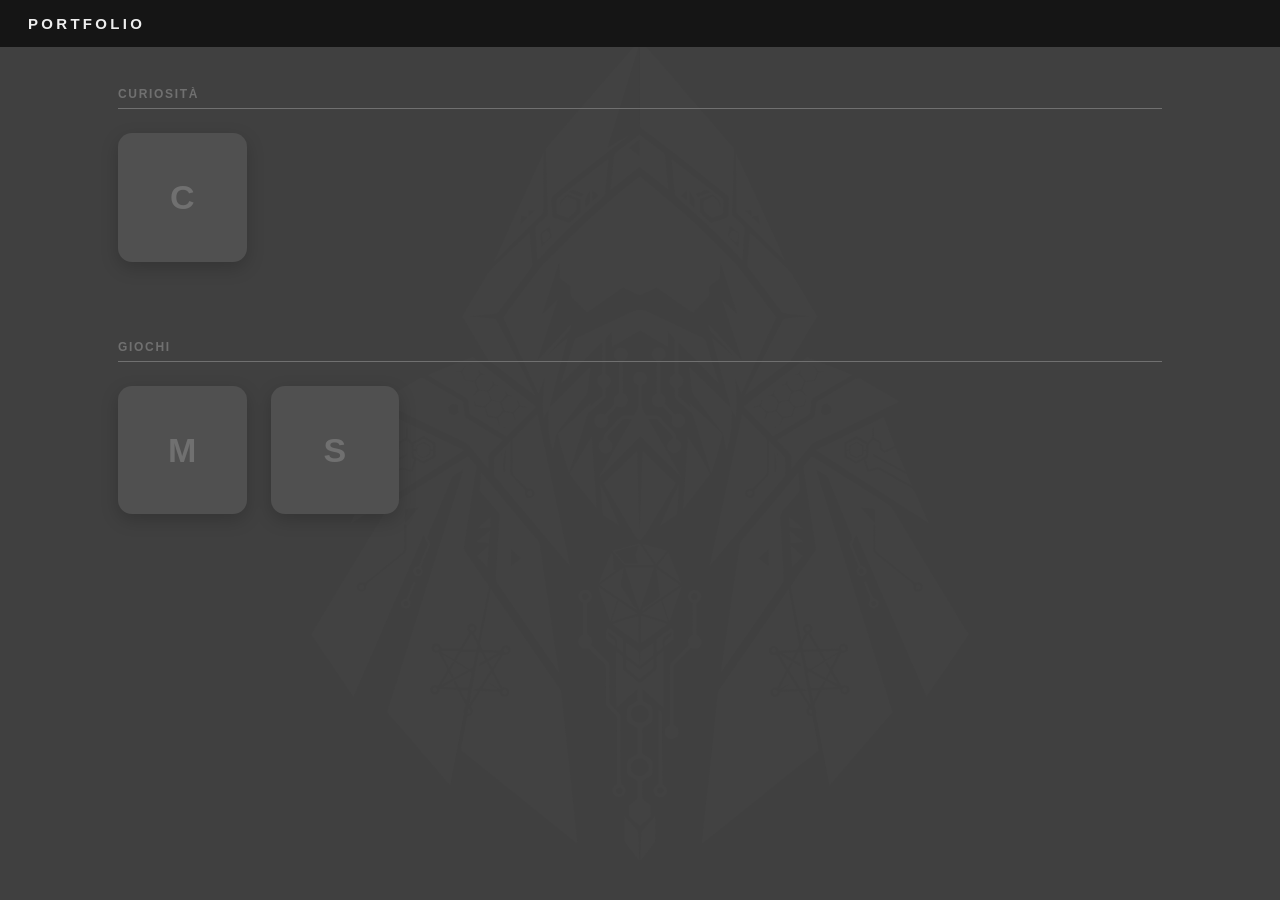
<file: index.html>
<!DOCTYPE html>
<html lang="it">
	<head>
		<meta charset="UTF-8">
		<meta name="viewport" content="width=device-width, initial-scale=1">
		<meta name="color-scheme" content="light dark">
		<meta name="theme-color" content="#000000">
		<title>Portfolio</title>
		<script>
			try {
				if (!location.hash.includes("intro") && sessionStorage.getItem("introDone")) document.documentElement.classList.add("no-intro");
			} catch (e) {}
		</script>
		<style>
			:root {
				--bg: #404040;
				--svg-color: #424242;
				--bar: #151515;
				--bar-text: #eeeeee;
				--text: #bbbbbb;
				--tile: #505050;
				--accent: #5000bbaa;
				--label: #707070;
				--icon-min: 120px;
				--intro-bg: #eeeeee;
				--t-svg: 0s;
				--t-fade: 1s;
				--t-bar: 1.7s;
				--t-icons: 2s;
				--t-rules: 2.5s;
				--t-titles: 2.9s;
			}
			@media (prefers-color-scheme: dark) {
				:root {
					--intro-bg: #202020;
				}
			}
			* {
				box-sizing: border-box;
			}
			html {
				background: var(--intro-bg);
			}
			body {
				margin: 0;
				min-height: 100vh;
				color: var(--text);
				font-family: -apple-system, BlinkMacSystemFont, "Segoe UI", sans-serif;
				-webkit-font-smoothing: antialiased;
			}
			.art {
				position: fixed;
				inset: 0;
				z-index: 0;
				pointer-events: none;
			}
			.art svg {
				position: absolute;
				top: 3vmin;
				left: 3vmin;
				width: calc(100% - 6vmin);
				height: calc(100% - 6vmin);
			}
			.art-intro svg {
				fill: var(--accent);
			}
			.art-site {
				background: var(--bg);
			}
			.art-site svg {
				fill: var(--svg-color);
			}
			.topbar {
				position: sticky;
				top: 0;
				z-index: 10;
				background: var(--bar);
				color: var(--bar-text);
				padding: 15px 28px;
				font-size: 15px;
				font-weight: 600;
				letter-spacing: .22em;
				text-transform: uppercase;
			}
			main {
				position: relative;
				z-index: 1;
				width: min(1100px, 100%);
				margin: auto;
				padding: 40px 28px 80px;
			}
			.group {
				margin-bottom: 46px;
			}
			.group h2 {
				margin: 0;
				overflow: hidden;
				color: var(--label);
				font-size: 12px;
				font-weight: 600;
				letter-spacing: .14em;
				text-transform: uppercase;
			}
			.group h2 span {
				display: block;
			}
			.rule {
				height: 1px;
				margin: 7px 0 24px;
				background: var(--label);
				transform-origin: left center;
			}
			.grid {
				display: grid;
				grid-template-columns: repeat(auto-fill, minmax(var(--icon-min), 1fr));
				gap: 28px 24px;
			}
			.app {
				display: block;
				min-width: 0;
				color: inherit;
				text-decoration: none;
				text-align: center;
				-webkit-tap-highlight-color: transparent;
			}
			.preview {
				position: relative;
				overflow: hidden;
				width: 100%;
				aspect-ratio: 1;
				border-radius: 14px;
				background: var(--tile);
				border: 0;
				box-shadow: 0 6px 18px #00000030;
				display: grid;
				place-items: center;
				transition: transform .25s cubic-bezier(.2, .8, .2, 1),
					box-shadow .25s ease,
					border-color .25s ease;
			}
			.preview img {
				position: absolute;
				inset: 0;
				width: 100%;
				height: 100%;
				object-fit: cover;
				display: block;
			}
			.preview .fallback {
				font-size: 34px;
				font-weight: 700;
				color: var(--label);
			}
			.name {
				display: block;
				min-height: 1.4em;
				margin-top: 14px;
				font-size: 13px;
				font-weight: 500;
				line-height: 1.4;
				overflow-wrap: anywhere;
				opacity: 0;
				transform: translateY(-6px);
				transition: opacity .2s ease, transform .2s ease;
				position: relative;
				z-index: 1;
			}
			.app:hover .preview,
			.app:focus-visible .preview {
				transform: scale(1.09) translateY(-4px);
				border: 0;
				box-shadow: 0 0 18px 4px var(--accent), 0 16px 34px #00000055;
			}
			.app:hover .name,
			.app:focus-visible .name {
				opacity: 1;
				transform: none;
			}
			.app:active .preview {
				transform: scale(1.02);
			}
			@media (hover: none) {
				.name {
					opacity: 1;
					transform: none;
				}
			}
			@media (max-width: 520px) {
				:root {
					--icon-min: 88px;
				}
				.topbar {
					padding: 13px 18px;
				}
				main {
					padding: 28px 16px 60px;
				}
				.grid {
					gap: 22px 14px;
				}
				.name {
					font-size: 12px;
				}
			}
			@keyframes fade {
				from {
					opacity: 0
				}
			}
			@keyframes slide {
				from {
					transform: translateX(-100%)
				}
			}
			@keyframes pop {
				from {
					transform: scale(.02);
					opacity: 0
				}
			}
			@keyframes grow {
				from {
					transform: scaleX(0)
				}
			}
			@keyframes rise {
				from {
					transform: translateY(110%)
				}
			}
			.art-intro {
				animation: fade .9s ease-out var(--t-svg) backwards;
			}
			.art-site {
				animation: fade .9s ease-in-out var(--t-fade) backwards;
			}
			.topbar {
				animation: slide .6s cubic-bezier(.2, .8, .2, 1) var(--t-bar) backwards;
			}
			.app {
				animation: pop .55s cubic-bezier(.2, .8, .2, 1) calc(var(--t-icons) + var(--i, 0) * .045s) backwards;
			}
			.rule {
				animation: grow .8s cubic-bezier(.6, 0, .2, 1) calc(var(--t-rules) + var(--g, 0) * .15s) backwards;
			}
			.group h2 span {
				animation: rise .55s cubic-bezier(.2, .8, .2, 1) calc(var(--t-titles) + var(--g, 0) * .15s) backwards;
			}
			.no-intro .art-intro,
			.no-intro .art-site,
			.no-intro .topbar,
			.no-intro .app,
			.no-intro .rule,
			.no-intro .group h2 span {
				animation: none;
			}
			@media (prefers-reduced-motion: reduce) {
				.art-intro,
				.art-site,
				.topbar,
				.app,
				.rule,
				.group h2 span {
					animation: none;
				}
				.preview,
				.name {
					transition-duration: .01ms;
				}
			}
			.expander {
				position: fixed;
				z-index: 100;
				overflow: hidden;
				background: var(--tile);
				transition: top .5s cubic-bezier(.65, 0, .25, 1),
					left .5s cubic-bezier(.65, 0, .25, 1),
					width .5s cubic-bezier(.65, 0, .25, 1),
					height .5s cubic-bezier(.65, 0, .25, 1),
					border-radius .5s ease,
					background-color .5s ease;
			}
			.expander img {
				position: absolute;
				inset: 0;
				width: 100%;
				height: 100%;
				object-fit: cover;
				transition: opacity .5s ease;
			}
			.expander.open {
				background: var(--bg);
			}
			.expander.open img {
				opacity: 0;
			}
			@media (prefers-reduced-motion: reduce) {
				.expander,
				.expander img {
					transition-duration: .01ms;
				}
			}
		</style>
	</head>
	<body>
		<svg width="0" height="0" style="position:absolute" aria-hidden="true">
			<defs>
				<path id="shape" d="M408.2,313.5c-9.6,20.7-19,41.1-28.6,61.9c-1.7-4.5-3.3-8.6-4.8-12.7c1,10.4,2.1,20.8,0.5,31.4c-1.1-1.8-2.1-3.6-3.2-5.4c0.3,11-0.6,21.8-4.1,32.8c-0.4-1.2-0.6-2-0.8-2.8c-0.2-0.8-0.3-1.6-0.5-2.4c-0.4-2.1-0.9-4.2-1.2-6.4c-0.3-1.9-1.1-3.5-2.3-5c-7.2-9.4-14.4-18.8-21.6-28.2c-1.2-1.6-1.8-3.3-2-5.3c-0.5-5.7-1.3-11.3-2-17c0-0.3,0-0.5,0.1-1.2c11.1,11,21.9,21.7,32.8,32.4c0.1-0.1,0.3-0.1,0.4-0.2c-4.8-18.3-10.1-36.5-14.7-54.8c0.1-0.1,0.3-0.2,0.4-0.3c5.2,4.5,10.5,9,15.7,13.6c0.1-0.1,0.1-0.1,0.2-0.2c-2.4-2.6-4.8-5.2-7.2-7.8c-3.2-3.5-6.4-7-9.7-10.4c-1.8-1.8-2.3-3.9-2.6-6.3c3.4,2.7,6.1,6.1,9.1,9.3c3,3.2,6,6.5,9,9.8c3,3.2,6,6.5,9.2,9.6c-5.4-16.1-10.9-32.2-16.3-48.3c0.2-0.1,0.3-0.2,0.5-0.3c3.8,3.8,7.7,7.6,11.5,11.4c0.1-0.1,0.2-0.1,0.3-0.2c-4.4-13.5-8.8-26.9-13.3-40.8c-0.2,4-0.4,7.5-0.5,11c0,1.2-0.4,1.9-1.4,2.6c-2,1.4-3.9,3-6,4.4c-0.9,0.6-1.3,1.3-1.3,2.4c0.1,1.7,0.1,3.5,0,5.2c-0.1,0.8-0.4,1.6-0.9,2.2c-3.8,4-7.8,7.9-11.7,11.9c-0.2,0.2-0.5,0.3-0.8,0.5c-9.6-6.7-19.1-13.3-28.8-20.1c-1.7,0.8-3.5,1.7-5.3,2.5c-2.2,1-4.4,1.9-6.5,3c-1.2,0.6-2.2,0.6-3.4,0c-4-1.9-8-3.6-12.1-5.5c-9.5,6.6-19,13.2-28.6,19.9c-0.7-0.6-1.4-1-1.9-1.6c-3.5-3.5-7-7-10.6-10.4c-0.7-0.7-1-1.4-1-2.4c0-2.2,0-4.5,0-6.7c-2.6-1.9-5-3.8-7.5-5.6c-1-0.7-1.4-1.5-1.4-2.6c0-3.5,0-6.9,0-10.4c-0.2,0-0.3-0.1-0.5-0.1c-4.4,13.6-8.7,27.1-13.3,41.1c4.2-4.2,8.1-8.1,12-11.9c0.2,0.1,0.3,0.2,0.5,0.3c-5.5,16.2-11,32.5-16.6,49c9.2-10,18.2-19.8,27.4-29.7c0.1,2.4-0.8,4.7-2.2,6.3c-5.7,6.1-11.3,12.2-16.7,18.6c5.1-4.5,10.3-8.9,15.4-13.4c0.2,0.1,0.3,0.2,0.5,0.3c-4.8,18.5-10,36.8-14.5,55.5c10.8-10.7,21.6-21.5,32.6-32.5c0.6,2.6-0.2,4.7-0.4,6.8c-0.3,3.5-0.9,7-1.2,10.5c-0.2,2.3-0.7,4.3-2.2,6.2c-7,8.9-13.8,18-20.8,26.9c-1.7,2.1-2.8,4.3-3.2,7c-0.5,3.4-1.3,6.7-2.1,10.1c-3.9-10.7-4.5-21.8-3.5-33.4c-1.4,2.4-2.6,4.5-3.8,6.6c-0.2-0.1-0.3-0.1-0.5-0.2c-1-10.5-0.1-21,1-31.6c-1.6,4.2-3.1,8.5-4.9,13.2c-9.7-21-19.1-41.4-28.6-62c1.9-2.5,3.8-5.2,5.8-7.8c7.8-10.5,15.5-21,23.5-31.4c2.3-3,5.1-5.7,7.8-8.4c7.1-7.2,14.1-14.4,21.3-21.3c14.5-13.9,29.6-27.3,45.4-39.7c2.1-1.7,4.2-3.3,6.5-5.1c1.4,1,2.6,1.9,3.8,2.9c11.3,9.5,22.8,18.9,33.8,28.7c13.1,11.7,25.5,24.2,37.7,36.8c5.9,6.1,10.5,13.1,15.6,19.7c6.1,7.9,12,15.9,18,23.9C407.4,312.4,407.8,312.9,408.2,313.5z M554.9,555.9c-12.4-20.5-24.8-41.1-37.2-61.6c-5.5-9.1-10.9-18.1-16.4-27.1c-0.5-0.9-1.2-1.7-2-2.3c-1.9-1.4-4-2.7-6-4c-18.2-11.4-36.3-22.8-54.5-34.3c-0.6-0.4-1.3-0.8-1.9-1.2c-0.4,0.3-0.7,0.4-0.9,0.6c-1.9,2.2-3.9,4.4-5.7,6.7c-0.5,0.6-0.6,1.7-0.5,2.5c0.4,3.3,1,6.7,1.5,10c1,6.3,1.9,12.6,2.9,18.9c0.8,5.4,1.6,10.8,2.5,16.2c1,6.3,1.9,12.6,3,18.8c0.2,1.1-0.1,1.8-0.7,2.7c-4,5.7-7.9,11.5-11.9,17.2c-2.6,3.8-5.1,7.5-7.7,11.3c2.8,14.7,5.7,29.3,8.5,43.9c0.2,0,0.3,0.1,0.5,0.1c1.1-2.1,2.2-4.1,3.3-6.1c-2.6-2.7-2.9-4.7-1.2-6.4c1.4-1.5,3.8-1.6,5.3-0.2c1.8,1.6,1.6,3.7-0.5,6.4c2.4,4,4.8,8.1,7.3,12.1c0.4,0.8,1.1,0.9,1.9,0.9c3.8-0.1,7.5-0.2,11.3-0.3c0.8,0,1.6-0.2,2.3-0.3c1-3.1,2.7-4.3,5.1-3.7c1.6,0.4,2.9,2.3,2.6,4c-0.4,2.4-2.2,3.5-5.5,3.2c-0.2,0.3-0.5,0.7-0.7,1.1c-2,3.9-4,7.9-6.1,11.8c-0.5,0.9-0.2,1.5,0.2,2.3c1.7,2.8,3.3,5.5,4.9,8.3c0.6,1,1.2,2,1.8,3c3.8-0.8,5.8-0.2,6.3,2.1c0.6,2.2-0.5,4.1-2.6,4.8c-2.3,0.7-3.9-0.6-5.1-4c-0.1-0.1-0.3-0.2-0.4-0.2c-4.3,0.2-8.7,0.3-13,0.5c-0.9,0-1.3,0.6-1.6,1.3c-1.7,3.3-3.4,6.7-5.1,10c-0.5,1-0.5,1.8-0.1,2.8c0.8,1.8,1.8,3.5,0.8,5.5c-0.2,0.4,0.1,1,0.2,1.5c1.4,7,2.8,14.1,4.1,21.1c1.8,9.4,3.6,18.8,5.4,28.2c0.4,2.2,0.9,4.4,1.4,7c17.2-20,34.1-39.7,51-59.3c-20.4-64.9-40.9-129.8-61.3-194.7c0-0.1,0-0.1,0.1-0.2c0,0,0.1-0.1,0.2-0.1c2,1.2,4.1,2.5,6.2,3.6c1.4,0.8,2.2,1.8,2.8,3.3c6.1,15,12.3,30.1,18.5,45.1c0.7,1.7,0.8,3.1-0.1,4.6c-0.2,0.3-0.3,0.7-0.5,1c-1,1.4-0.8,2.7-0.1,4.2c2.3,5.4,4.4,10.8,6.6,16.3c-1.2,1.4-1.8,2.9-1.2,4.7c0.6,1.8,2.2,2.8,4.2,2.6c1.8-0.1,3.2-1.4,3.5-3.3c0.3-2.1-0.6-3.8-2.4-4.5c-0.7-0.3-1.4-0.4-2.2-0.7c-2.4-5.8-4.7-11.6-7-17.4c1.1-2.4,2.2-4.6,3.4-7.2c18.9,43.6,37.7,86.8,56.6,130.3c11.5-16.8,22.8-33.5,34.2-50.3C560.1,564.7,557.5,560.3,554.9,555.9z M487.4,480.9c0.1,0.7,0.1,1.3,0.1,2c0,5.6,0.1,11.3,0,16.9c0,1.5,0.5,2.5,1.7,3.4c9.7,7.8,19.4,15.6,29.1,23.4c0.9,0.7,1.6,1,2.8,0.6c1.5-0.5,3-0.1,4,1.2c0.8,1.1,1.1,2.2,0.6,3.6c-0.7,1.7-2.3,2.8-4,2.5c-1.9-0.3-3.2-1.6-3-3.5c0.2-1.9-0.7-2.9-2-3.9c-9.4-7.5-18.8-15.2-28.3-22.7c-1.6-1.3-2.3-2.6-2.2-4.7c0.1-5.7,0.1-11.4,0.1-17.1c0-0.7,0-1.5,0-2.2c0.2-0.1,0.3-0.1,0.5-0.2C486.9,480.5,487.3,480.7,487.4,480.9z M487.3,479.4c-3.8-4.3-7.3-8.3-11.1-12.6c3.9,0.5,7.4,0.9,11.1,1.4C487.3,472,487.3,475.5,487.3,479.4z M478.4,518.3c0,1.2-0.9,2-2,1.9c-1.1-0.1-1.9-0.9-1.9-2.1c0-1.1,0.9-1.9,2-1.9C477.7,516.3,478.5,517.1,478.4,518.3z M167.9,573.9c1.8-9.2,3.7-18.3,5.5-27.5c0.9-4.7,1.8-9.4,2.8-14.1c0.3-1.3,0.2-2.4-0.7-3.6c-1.5-1.9-2.8-3.9-4.1-5.9c-4.9-7.2-9.8-14.4-14.7-21.6c-0.3-0.5-0.6-1.2-0.5-1.8c0.4-2.8,0.9-5.6,1.3-8.4c1.1-7.2,2.3-14.3,3.4-21.5c1-6.3,1.9-12.6,2.9-18.9c0.8-5,1.6-10,2.5-15.1c0.2-1.3,0-2.5-1-3.5c-1.6-1.8-3.1-3.7-4.7-5.5c-0.4-0.4-0.8-0.8-1.3-1.2c-0.6,0.3-1.1,0.6-1.5,0.9c-19.8,12.5-39.6,25-59.4,37.4c-2.1,1.3-3.7,2.9-4.8,5.1c-0.2,0.3-0.4,0.7-0.6,1c-18.1,30-36.2,59.9-54.3,89.9c-1.9,3.1-3.7,6.3-5.6,9.5c11.4,16.8,22.7,33.5,34.1,50.4c18.9-43.6,37.6-86.8,56.5-130.4c1.3,2.7,2.5,5.1,3.5,7.2c-2.5,6-4.9,11.8-7.3,17.6c-0.6,0.1-1.2,0.2-1.8,0.4c-2.1,0.6-3.3,2.7-2.8,4.7c0.5,1.7,1.5,2.8,3.2,3.1c1.6,0.3,3-0.3,3.9-1.6c1-1.4,1.3-3,0.2-4.4c-0.8-1.1-0.7-2-0.2-3.1c2.1-5,4.1-10.1,6.2-15.2c0.4-1.1,0.6-2,0-3c-0.3-0.5-0.5-1.1-0.8-1.6c-1-1.5-0.9-2.9-0.2-4.6c6-14.4,12-28.7,17.8-43.2c1.1-2.8,2.7-4.8,5.4-6.2c1.5-0.8,3-1.8,4.7-2.9c-0.1,0.6-0.1,0.8-0.1,1c-2.3,7.4-4.5,14.7-6.9,22.1c-5.5,17.5-11.1,34.9-16.6,52.4c-6.8,21.6-13.5,43.3-20.3,64.9c-5.5,17.6-11.1,35.1-16.7,52.6c-0.5,1.7-0.3,2.9,0.9,4.2c5.7,6.5,11.3,13,17,19.6c10.2,11.9,20.4,23.8,30.6,35.7c0.5,0.6,1.1,1.2,1.9,2.1c0.3-1.3,0.5-2.1,0.6-3c1.1-6.2,2.2-12.4,3.4-18.5c2.3-11.8,4.6-23.6,6.9-35.5c0.1-0.5,0.2-1.1,0-1.5c-0.6-1.5-0.2-2.8,0.7-4c0.8-1.2,0.9-2.4,0.1-3.8c-1.7-3.1-3.4-6.4-4.9-9.6c-0.5-1.1-1.2-1.5-2.4-1.6c-3.5-0.1-7-0.3-10.6-0.4c-0.8,0-1.6,0-2.3,0c-0.9,3.5-2.4,4.8-4.7,4.2c-2.1-0.5-3.5-2.4-3-4.3c0.6-2.6,2.4-3.4,6.5-2.6c2.3-3.9,4.7-7.9,7-11.9c0.5-0.9,0.1-1.6-0.3-2.3c-1.8-3.5-3.6-7.1-5.5-10.6c-0.3-0.6-0.7-1.3-1-1.8c-3.7,0-5.3-1.1-5.5-3.6c-0.2-1.8,1.2-3.5,3.1-3.9c2.1-0.4,3.7,0.9,4.7,3.9c0.3,0.1,0.5,0.2,0.8,0.2c4.4,0.1,8.9,0.3,13.3,0.3c0.5,0,1.1-0.4,1.4-0.9c2.5-4,4.8-8.1,7.2-12.1c-0.5-0.6-0.9-1.1-1.3-1.7c-1-1.7-0.6-3.7,0.9-4.8c1.6-1.2,3.5-1.1,4.9,0.3c1.5,1.4,1.6,3.2,0.4,4.9c-0.4,0.6-1,1.1-1.4,1.7c1,2.1,2,4,3.2,6.3C167.8,574,167.9,574,167.9,573.9z M109.7,480.4c0,0.5,0.1,1,0.1,1.4c0,6.4,0,12.8,0,19.1c0,1.2-0.4,1.9-1.3,2.6c-9.8,7.9-19.6,15.9-29.4,23.8c-1.2,0.9-1.9,1.8-1.8,3.5c0.2,2.3-1.6,3.8-3.8,3.7c-2-0.1-3.7-1.9-3.6-3.8c0.1-2.1,1.9-3.7,4.1-3.6c0.7,0,1.5,0.3,2.4,0.5c2.8-2.2,5.8-4.5,8.7-6.9c7.2-5.9,14.4-11.8,21.6-17.6c1.1-0.9,1.5-1.8,1.5-3.2c-0.1-5.5,0-11,0-16.4c0-1,0-1.9,0-3.1C108.9,480.4,109.3,480.4,109.7,480.4z M108.6,479.5c0-4.1,0-7.6,0-11.4c3.6-0.4,7.2-0.9,11.2-1.4C116,471.1,112.5,475.1,108.6,479.5z M119.6,520.2c-1,0.1-2-0.9-2-2c0-1.2,0.8-1.9,2-1.9c1,0,1.9,0.8,2,1.8C121.5,519,120.5,520.1,119.6,520.2z M323.5,187.6c0.8,8.6,1.7,17.1,2.5,25.7c0.1,1.5,0.6,2.5,1.7,3.4c5.2,4.6,10.3,9.4,15.5,14c12.1,10.9,23.7,22.4,34.8,34.3c0.7,0.8,1.5,1.5,2.6,2.6c0.2-2.7,0.4-5,0.6-7.2c0.4-6.1,0.7-12.1,1.1-18.2c0.1-1.3-0.2-2.1-1.1-2.9c-2.4-2.2-4.7-4.6-7.2-6.8c-1.4-1.2-1.8-2.5-1.7-4.3c0.3-6.3,0.6-12.6,0.8-18.9c0.3-9.9,0.6-19.8,0.9-29.7c0.1-1.5-0.3-2.6-1.3-3.6c-6-6.9-12-13.9-17.9-20.8c-11.8-13.6-23.5-27.3-35.3-40.9c-6.4-7.4-12.9-14.9-19.3-22.3c-0.7-0.8-1.4-1.5-2.2-2.4c-0.7,0.8-1.3,1.4-1.8,2c-10.5,12.2-20.9,24.4-31.4,36.5c-13.7,15.9-27.5,31.8-41.3,47.7c-1,1.2-1.5,2.3-1.4,3.8c0.3,9.1,0.6,18.2,0.9,27.2c0.2,6.8,0.4,13.7,0.6,20.5c0,0.5,0,1.1,0.1,1.6c0.4,1.4-0.2,2.4-1.2,3.3c-2.1,1.9-4,3.9-6.1,5.7c-2.1,1.8-3.5,3.7-2.4,6.6c0.1,0.2,0,0.4,0,0.7c0.3,6.4,0.7,12.7,1,19.1c0.1,0.9,0.2,1.9,0.4,3.2c0.8-0.7,1.3-1.1,1.8-1.6c4.1-4.2,8.1-8.5,12.2-12.7c12.1-12.4,24.8-24,37.8-35.4c1.9-1.7,3.5-3.3,3-6c-0.1-0.3,0-0.6,0.1-0.9c0.7-6.7,1.4-13.4,2.1-20.1c0.2-1.5,0.2-3.1,0.3-4.9c-0.6,0.4-1.1,0.6-1.5,0.9c-6,4.6-12.1,9.1-18.1,13.8c-7,5.5-13.9,11-20.8,16.6c-0.6,0.5-1.5,1.4-1.5,2.1c-0.1,3.3,0,6.6,0.2,9.9c0,0.5,0.6,1.3,1.1,1.5c2.7,1,5.5,1.9,8.2,2.8c2-1.8,4-3.5,5.8-5.3c0.5-0.5,0.9-1.4,1-2.1c0.1-1.7,0.1-3.5,0-5.2c0-0.6-0.4-1.4-0.9-1.6c-2.2-1.1-4.6-2.1-6.8-3.1c-2.7,2.4-5.5,4.3-5.6,8.1c-0.1-1.1-0.2-2.2-0.1-3.2c0-0.5,0.2-1.2,0.6-1.6c1.4-1.5,2.9-3,4.5-4.4c0.4-0.3,1.1-0.6,1.6-0.4c3.2,1.2,6.4,2.5,9.8,3.9c0,3.2,0,6.4,0,9.5c0,0.5-0.3,1-0.6,1.4c-2.8,2.7-5.7,5.3-8.5,8c-4.6-1.6-9.1-3.2-13.5-4.7c-0.3-4.9-0.4-9.5-0.8-14c-0.1-1.4,0.1-2.3,1.3-3.3c7.2-5.8,14.2-11.8,21.5-17.5c12.3-9.6,24.7-19.1,37-28.7c0.4-0.3,0.7-0.5,1.1-0.8c0.3-0.3,0.6-0.7,0.9-1c-0.1-0.1-0.2-0.2-0.3-0.2c-5.3,3.1-10.6,6.2-16.3,9.6c8.7-28.2,17.2-55.9,25.8-83.5c0.3,1.1,0.3,2.1,0.3,3.1c0,20.6,0,41.1,0,61.7c0,1.4,0.2,2.3,1.4,3.3c11.1,8.4,22.2,16.7,33.1,25.2c12.1,9.5,24,19.3,36,28.9c0.8,0.7,1.2,1.4,1.1,2.5c-0.2,4.2-0.4,8.4-0.6,12.6c0,0.4,0,0.8-0.2,1.1c-0.3,0.5-0.6,1.3-1.1,1.4c-4.1,1.5-8.3,2.8-12.5,4.2c-2.9-2.7-5.6-5.4-8.4-8c-0.2-0.2-0.5-0.6-0.5-1c0-3.4,0-6.7,0-10.1c2.7-1,5.2-2,7.7-2.9c2.7-1,2.7-1,4.5,0.9c0.4,0.4,0.8,0.9,1.3,1.2c2.6,1.7,3.6,4.1,2.7,7.3c-0.2-1-0.3-1.8-0.6-2.6c-0.3-0.9-0.6-1.9-1.2-2.6c-1.1-1.2-2.4-2.2-3.8-3.4c-2.6,1.1-5.1,2.3-7.8,3.4c0,2.5-0.1,4.7,0,6.9c0,0.6,0.5,1.2,0.9,1.7c1.5,1.5,3.1,2.8,4.6,4.3c0.8,0.7,1.5,0.8,2.5,0.5c2.2-0.8,4.4-1.5,6.6-2.2c0.8-0.3,1.2-0.7,1.3-1.6c0.1-2.9,0.2-5.9,0.4-8.8c0.1-1.5-0.5-2.4-1.6-3.2c-2.9-2.2-5.6-4.5-8.5-6.7c-9.9-7.7-19.9-15.5-29.9-23.2c-0.6-0.4-1.2-0.8-2.1-1.3C323.5,186.7,323.4,187.1,323.5,187.6z M227,248.5c-2.7,2.7-5.4,5.3-8.2,8.1c-0.2-2-0.4-3.9-0.5-5.8c-0.1-1.8-0.5-3.8,0.2-5.3c0.6-1.4,2.5-2.2,3.9-3.2c0.8-0.6,1.7-1.2,2.8-2C225.7,243.3,226.3,245.9,227,248.5z M368.9,248c0.4-2.1,1-4.9,1.6-8c0.8,0.5,1.3,0.8,1.8,1.2c1.4,1,2.7,2.2,4.1,3.1c1.2,0.7,1.5,1.6,1.4,2.9c-0.3,3.1-0.4,6.3-0.6,9.8C374.5,254,371.9,251.2,368.9,248z M341.5,217.5c0.2,0.4,0.3,0.8,0.3,1.3c0,1.9,0,3.7,0,6.2c-1.3-1.2-2.4-2.1-3.3-3.1c-0.4-0.4-0.5-1.2-0.5-1.9c-0.1-2.7,0-5.4,0-8.1C339.2,213.8,340.4,215.6,341.5,217.5z M257.7,211.9c0,2.8,0.1,5.8-0.1,8.7c0,0.7-0.7,1.4-1.2,2c-0.6,0.7-1.4,1.3-2.2,2C253.5,219.2,254.4,216.1,257.7,211.9z M344.9,216.4c-0.5-0.7-1-1.4-1.7-2.3c0.7-0.3,1.2-0.6,1.7-0.7c1.6-0.6,3.3-1,4.8-1.8c2.1-1,3.7-0.8,5.1,1.2C351.5,214,348.3,215.2,344.9,216.4z M245.6,211.4c2.2,1,4.4,1.7,6.8,2.7c-0.6,0.9-1,1.6-1.5,2.4c-3.3-1.2-6.5-2.4-9.9-3.7C242.3,210.8,243.8,210.6,245.6,211.4z M264.5,215.5c-1.5,1.3-2.8,2.4-4.5,3.8c-0.1-2.8-0.3-5.2-0.4-8.3C261.4,212.7,262.9,214,264.5,215.5z M335.9,219c-1.8-0.9-2.9-2.2-4.5-3.5c1.5-1.4,2.9-2.7,4.5-4.2C335.9,214,335.9,216.4,335.9,219z M158.5,635.8c-0.9,4.7-1.8,9.4-2.7,14.1c-0.6,3.3-1.2,6.6-1.8,9.9c-0.3,1.6-0.1,2.9,1.5,4c2.9,2.1,5.6,4.5,8.4,6.7c12.7,10.2,25.4,20.4,38.1,30.6c14.8,12,29.7,23.9,44.5,35.9c0.3,0.2,0.6,0.3,1.1,0.5c0-0.6,0-0.9,0-1.3c-0.2-2.5-0.5-4.9-0.7-7.4c-0.4-3.6-0.8-7.2-1.2-10.7c-0.5-4.7-1-9.4-1.5-14.1c-0.5-5.1-1-10.1-1.5-15.2c-0.7-6.3-1.4-12.5-2.1-18.8c-0.7-6.2-1.3-12.4-2-18.6c-0.7-6.3-1.4-12.5-2.1-18.8c-0.5-5-1-10-1.5-15c-0.2-2.3-0.9-4.3-2.4-6.1c-1.1-1.2-1.9-2.7-2.8-4.1c-16.9-24.4-33.7-48.9-50.6-73.3c-0.4-0.5-0.8-1-1.4-1.7c-0.3,0.9-0.4,1.5-0.6,2c-2.6,13.4-5,26.8-7.7,40.1c-0.6,2.9,0.2,4.9,1.9,7.1c4.9-0.3,9.8,0.9,14.7,0.2c1-3.1,2.6-4.4,4.8-3.8c2,0.5,3.3,2.4,2.7,4.3c-0.3,0.9-0.9,2.1-1.6,2.5c-1.2,0.6-2.6,0.5-4.4,0.8c-2.2,3.5-4.7,7.5-7.3,11.5c-0.5,0.8-0.1,1.4,0.2,2.1c1.4,2.7,2.8,5.5,4.2,8.2c0.8,1.5,1.6,2.9,2.3,4.2c4.3,0.4,5.5,1.2,5.6,3.6c0.1,2.1-1,3.6-3.1,4c-2,0.4-3.5-0.8-4.8-4c-5-0.2-10.1-0.4-15.2-0.6c-2.7,4.3-5.3,8.6-7.9,12.7c3.1,4.3,2.2,6.5-3,7.6C158.7,635.2,158.6,635.5,158.5,635.8z M348.6,737.4c31.2-25,62.4-50.1,93.7-75.1c-1.7-9.2-3.4-18.3-5.1-27.5c-2.1-0.1-3.9-0.4-4.6-2.5c-0.7-1.9,0.3-3.5,1.5-4.9c-2.6-4.3-5.2-8.5-7.9-12.7c-5.2,0.2-10.2,0.4-15.1,0.7c-1.2,3.1-2.8,4.4-4.9,4c-1.9-0.4-3.2-2.1-3-4.1c0.1-0.8,0.5-1.5,1-2.2c1.2-1.6,3-0.9,4.6-1c2.4-4.6,4.7-9.2,7.1-13.9c-2.6-4.3-5.2-8.6-7.8-12.8c-3.5,0.7-5.2,0.1-5.8-2c-0.7-2.2,0.2-4.2,2.4-4.9c0.7-0.2,1.6-0.1,2.4,0.1c1.9,0.5,2.2,2.2,2.6,3.8c5-0.2,9.8-0.4,14.6-0.6c1.1-2.1,2.5-3.8,1.8-6.2c-0.5-1.6-0.7-3.4-1-5.1c-2.1-11.3-4.2-22.7-6.3-34c-0.2-1.3-0.6-2.6-0.9-4.2c-0.7,1-1.2,1.7-1.7,2.4c-4.3,6.3-8.6,12.7-12.9,19c-13.7,19.9-27.5,39.7-41.3,59.5c-0.6,0.9-1.1,2.2-1.2,3.3c-0.6,4.8-1.1,9.5-1.6,14.3c-0.5,4.8-1,9.7-1.5,14.5c-0.7,6.6-1.4,13.1-2.1,19.7c-0.5,4.8-1,9.5-1.5,14.3c-0.5,5.1-1.1,10.1-1.7,15.2c-0.5,4.8-1.1,9.7-1.6,14.5c-0.5,4.6-1,9.2-1.5,13.9c-0.4,3.9-0.8,7.7-1.2,11.6c-0.1,0.9-0.1,1.8-0.2,2.7C348.3,737.1,348.5,737.2,348.6,737.4z M361.2,366.6c0.1-0.1,0.3-0.2,0.4-0.2c-0.4-1.2-0.7-2.4-1.1-3.6c-3.1-10-6.3-20-9.4-30c-0.5-1.5-1.2-2.4-2.6-3c-2.5-1.1-5-2.3-7.5-3.5c-12.2-5.8-24.5-11.6-36.7-17.4c-4.1-2-8.3-1.9-12.4,0c-14.9,7-29.8,14.1-44.7,21.1c-1.2,0.6-1.8,1.3-2.2,2.6c-2.9,9.2-5.9,18.4-8.8,27.6c-0.7,2.1-1.2,4.2-1.9,6.4c0.1,0.1,0.3,0.2,0.4,0.3c5.5-5.5,10.9-11,16.4-16.6c5.4-5.5,10.8-11,16.5-16.7c0,8.8,0,17.2,0,25.6c-5.1,2.1-5.7,8.3,0.1,11.4c0,1.8,0.1,3.7,0,5.5c0,0.5-0.3,1.2-0.7,1.5c-2.9,2.5-5.8,4.9-8.9,7.4c0.1-0.8,0.2-1.5,0.3-2.7c-9.2,8.6-18,16.9-26.7,25.1c2.6,10.8,5.6,21.3,9.3,31.6c2-5.8,3.9-11.7,5.7-17.5c2.9-9.2,5.7-18.4,8.5-27.7c0.5-1.6,1.2-3,2.5-4.1c3.7-3.2,7.3-6.5,11-9.6c1.3-1,2-2,1.9-3.7c-0.2-2,0-4,0-5.9c5.6-3.2,5.6-7.6-0.1-11.4c0-9,0-18.2,0-27.4c0-0.4,0-1,0.3-1.3c1.4-1.6,2.9-3.1,4.6-5c0,4.3-0.2,8,0.1,12.1c7.9-4.6,15.3-9,22.8-13.4c7.3,4.4,14.5,8.9,22.3,13.2c0-4.3,0-8.1,0-12.3c1.5,1.7,2.7,3.1,4.1,4.4c0.9,0.9,1.2,1.8,1.2,3c0,8.4,0,16.8,0,25.2c0,0.6-0.1,1.2-0.1,1.7c-5.6,3-5.6,7.7,0.1,11.4c0,1.8,0.1,3.8,0,5.7c-0.1,1.5,0.5,2.5,1.6,3.5c3.9,3.3,7.6,6.8,11.5,10.1c1,0.9,1.6,1.9,2,3.2c1.6,5.1,3.2,10.3,4.8,15.4c3,9.6,6,19.3,9,28.9c0.2,0.5,0.5,1,0.9,1.9c3.6-10.8,6.6-21.1,9.1-31.9c-8.8-8.2-17.6-16.5-26.8-25.2c0.3,1.3,0.4,2,0.7,3.2c-3.3-2.9-6.3-5.5-9.2-8.1c-0.3-0.3-0.5-0.9-0.5-1.4c-0.1-1.9,0-3.7,0-5.5c4.6-1.9,6.3-8.1,0.1-11.4c0-8.3,0-16.7,0-25.3C339.5,344.7,350.3,355.7,361.2,366.6z M363.6,599.4c0.6-0.8,1.2-1.7,1.8-2.5c4.8-7,9.6-14,14.4-20.9c11.1-16,22.2-32.1,33.3-48.1c0.8-1.1,1.1-2.2,1-3.6c-0.4-5.7-0.7-11.4-1-17.1c-0.6-10.2-0.9-20.4-1.8-30.5c-0.3-3.7,0.8-6.2,3.1-8.7c4.1-4.4,7.9-9,11.8-13.6c0.5-0.6,0.9-1.5,0.8-2.2c-0.2-3.4-0.5-6.9-0.8-10.3c-0.1-1-0.3-2-0.5-3.3c-0.8,0.8-1.3,1.3-1.8,1.9c-7.8,9.4-15.6,18.9-23.4,28.3c-6.9,8.3-13.9,16.5-20.8,24.8c-0.6,0.7-1,1.5-1.2,2.3c-0.6,3.3-1,6.7-1.5,10c-0.8,5.6-1.7,11.3-2.5,16.9c-0.8,5.3-1.6,10.5-2.4,15.8c-0.8,5.6-1.6,11.3-2.4,16.9c-0.8,5.5-1.7,10.9-2.5,16.4c-1,6.9-2,13.8-3.1,20.6c-0.3,2.3-0.7,4.6-1,6.8C363.2,599.3,363.4,599.3,363.6,599.4z M393.8,507.9c2.6-2.4,5-4.7,7.8-7.3c0,4.5,0,8.7,0,13.2C399,511.8,396.5,509.9,393.8,507.9z M232.8,599.4c0-0.2,0-0.4,0-0.6c-1.1-7.2-2.3-14.3-3.4-21.5c-1.3-8.6-2.5-17.2-3.8-25.8c-1.3-8.5-2.6-17-3.9-25.5c-1.4-9.6-2.8-19.1-4.2-28.7c-0.3-1.7-0.7-3.2-2-4.6c-6.6-7.6-13-15.4-19.4-23.1c-8.2-9.8-16.3-19.6-24.5-29.4c-0.4-0.5-0.9-0.9-1.6-1.6c-0.2,1.1-0.3,1.7-0.3,2.3c-0.2,2.5-0.3,5.1-0.5,7.6c-0.6,6-1.1,3.9,2.8,8.5c3.8,4.6,7.8,9,11.6,13.4c0.6,0.7,1.3,1.4,1.2,2.5c-0.3,4.6-0.5,9.3-0.8,13.9c-0.4,6.7-0.8,13.3-1.2,20c-0.3,4.6-0.5,9.3-0.9,13.9c-0.3,3.5,0.3,6.4,2.5,9.4c7.1,9.8,13.8,19.8,20.7,29.8c8.8,12.7,17.5,25.5,26.3,38.2c0.3,0.5,0.7,0.9,1.1,1.3C232.6,599.5,232.7,599.4,232.8,599.4z M202.1,507.9c-2.6,2-5.1,3.9-7.8,5.9c0-4.5,0-8.7,0-13.4C197.1,503.1,199.6,505.5,202.1,507.9z M399.7,440.3c0.5-0.5,0.8-1.3,0.8-2c0-8.5,0-17-0.1-25.4c0-0.7-0.4-1.5-0.8-1.9c-6.1-6.3-12.1-12.5-18.2-18.7c-0.3-0.3-0.6-0.5-1.1-0.9c-8.7,40.9-17.4,81.5-26.2,122.5c0.6-0.4,0.8-0.5,0.9-0.7c4.8-5.8,9.6-11.5,14.4-17.3c11.9-14.1,23.7-28.3,35.6-42.4c3-3.6,6.1-7.3,9.1-10.9c0.7-0.8,1.4-1.7,1.3-3c-0.2-4-0.2-7.9-0.3-11.9c0-0.7-0.3-1.5-0.7-2c-3.7-3.9-7.5-7.7-11.4-11.5c-0.2-0.2-0.6-0.3-1-0.5c0,0.6-0.1,0.9-0.1,1.3c0,7.7-0.1,15.3,0,23c0,1.7-0.5,2.8-1.6,3.9c-3.1,3.2-6.1,6.6-9.2,9.9c-0.4,0.4-0.7,0.9-1,1.3c0.7,2.9,0.2,4.5-1.5,5.5c-1.5,0.8-3.4,0.6-4.6-0.6c-1.2-1.2-1.4-3.1-0.6-4.6c0.9-1.7,2.6-2.2,5.4-1.5C392.4,448.1,396.1,444.2,399.7,440.3z M406.6,437.7c0-5,0-10,0-14.5c1.6,4,1.1,8.7,1.1,13.3c0,0.5-0.1,1-0.2,1.8C406.9,437.9,406.6,437.8,406.6,437.7z M409.1,424.6c-0.2,0-0.3,0.1-0.3,0.1c0-0.6,0-1.1,0-1.7c0.1,0,0.3,0,0.4,0C409.2,423.6,409.1,424.1,409.1,424.6z M193,414c-3.8,3.9-7.6,7.9-11.5,11.7c-0.8,0.8-0.9,1.6-1,2.6c0,3.8,0,7.5-0.1,11.3c0,1,0.3,1.8,1,2.6c4.9,5.8,9.7,11.6,14.6,17.5c6.5,7.8,13,15.6,19.5,23.3c8.2,9.8,16.5,19.6,24.8,29.5c0.3,0.4,0.5,0.9,0.7,1.3c0.2-0.2,0.5-0.3,0.7-0.5c-8.7-40.6-17.4-81.2-26.1-122c-0.6,0.5-0.9,0.8-1.2,1.1c-5.9,6-11.8,11.9-17.8,17.9c-0.9,0.9-1.3,1.9-1.3,3.2c0.1,6.2,0,12.5,0,18.7c0,2.5-0.5,5.2,0.3,7.3c0.9,2.2,3.1,3.8,4.8,5.5c2.3,2.3,4.7,4.4,7.1,6.7c0,0,0.3-0.1,0.6-0.2c1.9-0.3,3.6,0.4,4.4,2c0.7,1.5,0.4,3.4-0.8,4.6c-1.1,1.1-3,1.3-4.4,0.6c-1.5-0.8-2.4-2.5-1.8-4.4c0.3-1.1,0-1.8-0.7-2.6c-3.3-3.4-6.5-6.9-9.8-10.3c-1-1-1.3-2-1.3-3.4c0.1-7.3,0.1-14.6,0.2-21.8c0-0.8,0-1.6,0-2.8C193.4,413.8,193.2,413.9,193,414z M190,419.7c-0.2,4.6-0.4,9.1-0.6,13.7c0,1.3,0,2.5,0.1,3.8c0,0.7-0.2,1.2-1.2,0.9C187.3,431.8,188.4,425.7,190,419.7z M186.9,424.7c0,0-0.1,0-0.1,0c0-0.6,0-1.3,0-1.9c0,0,0.1,0,0.1,0C186.9,423.4,186.9,424,186.9,424.7z M386.7,246c-0.2,2.1-0.5,4.3-0.7,6.4c-0.5,6-0.9,12.1-1.5,18.1c-0.1,1.2,0.1,2.1,0.8,3.1c3.5,4.5,6.9,9.1,10.3,13.6c5.4,7.2,10.7,14.5,16.1,21.7c0.5,0.6,1.2,1.3,1.8,1.4c3.7,0.6,7.4,1,11.1,1.4c3.5,0.4,6.9,0.7,10.4,1c-0.9,0.2-1.8,0.2-2.7,0.2c-5.6,0.1-11.2,0.9-16.8,1.6c-1.7,0.2-2.5,1-3.1,2.4c-3,6-6.1,11.9-9.1,17.8c-6.8,13.3-13.5,26.6-20.2,39.9c-0.2,0.5-0.4,1-0.8,1.9c0.6-0.4,0.9-0.5,1.1-0.6c11.4-8.6,22.7-17.2,34.1-25.7c1.6-1.2,2.8-2.6,3.8-4.3c4.6-7.8,9.2-15.6,13.9-23.4c1.9-3.2,3.8-6.4,5.8-9.6c-0.3-0.5-0.5-1-0.8-1.5c-5.9-9.8-11.9-19.6-17.7-29.5c-2.3-4-5.1-7.5-8.5-10.6c-8.5-7.9-16.7-16-25-24c-0.6-0.6-1.2-1.1-1.8-1.6C387.1,245.8,386.9,245.9,386.7,246z M213.5,376.1c-0.3-0.6-0.5-1.2-0.8-1.8c-5.6-11.1-11.3-22.2-16.9-33.2c-4.2-8.1-8.4-16.2-12.6-24.4c-0.6-1.3-1.4-2-2.8-2.1c-3.3-0.3-6.5-0.8-9.8-1.1c-3.2-0.3-6.3-0.4-9.9-0.6c2-0.2,3.5-0.4,5.1-0.6c5.2-0.6,10.4-1.2,15.6-1.7c1.6-0.1,2.4-0.9,3.2-2c8.3-11.2,16.6-22.4,25-33.6c1.5-2,2-3.9,1.7-6.2c-0.7-7.1-1.2-14.2-1.8-21.3c-0.1-0.6-0.2-1.2-0.4-2c-0.6,0.4-0.9,0.6-1.2,0.8c-2.5,2.3-4.9,4.6-7.4,6.9c-7,6.8-14,13.6-21.1,20.3c-1.7,1.6-3.2,3.4-4.4,5.4c-6.4,10.8-12.9,21.5-19.3,32.2c-0.3,0.6-0.6,1.2-0.9,1.7c0.2,0.4,0.3,0.7,0.5,0.9c6.6,11.1,13.2,22.3,19.9,33.4c0.5,0.9,1.3,1.7,2.1,2.3c9.7,7.4,19.5,14.7,29.3,22.1c2.1,1.6,4.3,3.2,6.5,4.8C213.2,376.3,213.4,376.2,213.5,376.1z M421.2,434.6c4.8-5.8,9.7-11.7,14.5-17.5c1-1.2,2-2.1,3.4-2.8c10.6-5,21.1-10,31.6-15.1c11.6-5.6,23.2-11.2,34.8-16.9c0.4-0.2,0.8-0.5,1.4-1c-1.1-0.7-2.1-1.4-3-1.9c-9.3-5.5-18.6-10.9-27.9-16.4c-1.4-0.8-2.4-0.9-3.9-0.1c-10.1,6-20.3,11.9-30.5,17.8c-1,0.6-1.5,1.3-1.6,2.5c-0.3,3.1-0.9,6.2-1.2,9.3c-0.1,1.2-0.7,1.8-1.7,2.4c-7.1,4.3-14.1,8.5-21.1,12.8c-2.5,1.5-5,3.2-7.7,4.9c0.8,0.8,1.4,1.5,2,2.1c2.4,2.5,4.8,5,7.3,7.4c1.7,1.6,2.6,3.3,2.4,5.7c-0.2,2.5-0.1,5-0.1,8C420.6,435.1,420.9,434.9,421.2,434.6z M444.8,384.5c1.2-0.4,2.5-0.9,3.9-1.5c1,1.5,3.7,1.7,3.5,4.1c-0.2,1.8,0,3.9-2.7,4.8c-2.5,0.8-4.1,0.2-5.5-1.7C444.2,388.4,444.5,386.5,444.8,384.5z M185.6,411.2c-8.9-5.4-17.8-10.9-26.7-16.2c-1.5-0.9-2-1.9-2.1-3.6c-0.1-2.8-0.6-5.7-1-8.5c-0.1-1.1-0.7-1.7-1.6-2.3c-10.2-5.9-20.3-11.9-30.4-17.9c-1.4-0.8-2.4-0.7-3.7,0.1c-9.5,5.7-19.1,11.3-28.7,16.9c-0.7,0.4-1.5,0.9-2.4,1.6c0.8,0.5,1.3,0.8,1.8,1.1c7.4,3.6,14.8,7.3,22.2,10.9c14.7,7.1,29.5,14.1,44.2,21.1c1,0.5,2,1.3,2.8,2.2c4.7,5.6,9.3,11.4,14,17c0.4,0.5,1,1,1.4,1.5c0.2-0.1,0.4-0.1,0.6-0.2c0-2.9,0-5.8,0-8.7c0-1.2,0.3-2.1,1.2-3c2.9-2.9,5.8-5.9,8.7-8.8c0.6-0.6,1.1-1.2,1.8-1.9C186.9,412,186.3,411.6,185.6,411.2z M151.6,390.3c-2.2,2.6-3.1,2.6-7.1,0.3c-0.3-1.4-0.7-2.7-1-4.3c0.9-0.8,1.8-1.8,2.9-2.6c0.3-0.3,1-0.4,1.4-0.3c1.2,0.2,2.3,0.6,3.4,0.9C151.3,386.4,151.4,388.3,151.6,390.3z M163.5,345.5c-6.2,1.9-35.3,13.6-36.3,14.7c0.4,0.3,0.7,0.5,1.1,0.8c9.8,5.8,19.6,11.6,29.4,17.4c1.1,0.7,1.7,1.4,1.9,2.7c0.2,2.9,0.7,5.8,1,8.7c0.1,1.4,0.8,2.2,2,2.9c8.7,5.2,17.4,10.6,26.1,15.9c0.6,0.4,1.3,0.7,2,1c8-8.1,15.9-16,23.9-24.1C197.3,372,180.4,358.7,163.5,345.5z M165.9,384.2c1.9,0.3,3.8,0.7,5.7,0.9c0.6,0.1,1.5-0.2,2-0.6c1.4-1.3,2.7-2.8,4-4.4c-0.5-1.5-1.1-3-1.4-4.5c-0.4-2-1.7-2.6-3.5-2.7c-0.2,0-0.5,0-0.7,0c-3.2-1.3-5.2,0.3-6.9,2.8c-0.3,0.5-0.7,0.8-1.3,1.2c-0.1-1.2,0.8-1.8,1.4-2.5c0.6-0.8,1.2-1.5,1.9-2.4c-0.8-2.1-1.5-4.3-2.4-6.6c-2.6-0.3-5.1-0.6-7.7-0.9c-0.8-1.8-1.6-3.5-2.2-5.3c-0.5-1.4-1.3-1.9-2.7-1.9c-0.8,0-1.6-0.1-2.5-0.3c0.4,0,0.8-0.2,1.1-0.1c2.6,0.5,4.3-0.6,5.4-2.8c0.3-0.5,0.8-1,1.2-1.4c0.1,0.1,0.2,0.2,0.4,0.3c-1,1.4-2,2.9-3,4.4c0.8,1.8,1.5,3.7,2.3,5.6c0.4,0.9,1,1.2,1.9,1.3c1.5,0.1,3,0.2,4.5,0.4c1,0.1,1.5-0.3,2.1-1c1.1-1.5,2.2-2.9,3.4-4.5c-0.4-0.9-0.7-1.9-1.3-3.5c0.7,0.8,1.2,1.1,1.4,1.5c0.4,1.5,1.5,1.9,2.8,2.1c0.4,0,0.8,0.2,1.2,0.7c-0.4,0-0.7,0.1-1,0c-1.6-0.6-2.6,0-3.6,1.3c-2.9,3.7-2.8,3.7-1.3,8.1c0.6,1.6,1.2,2.9,3.2,2.7c0.8-0.1,1.7,0.1,2.4,0.4c2.1,0.8,3.4-0.1,4.5-1.7c0.8-1.1,1.7-2.1,2.6-3.2c-0.3-1-0.6-2-0.8-3c0.1,0,0.2-0.1,0.3-0.1c0.5,0.9,0.9,2.1,1.6,2.7c0.8,0.6,2.1,0.6,3.1,1.3c-0.1,0.1-0.3,0.2-0.4,0.2c-2.3-0.9-3.8-0.1-5.1,1.9c-0.6,1-1.5,1.8-2.4,2.8c0.6,1.7,1.2,3.4,1.7,5.1c0.3,1.4,1.3,1.9,2.5,2.1c1.7,0.3,3.4,0.6,5.4,0.9c1.3-1.4,2.7-2.9,4-4.5c0.3-0.4,0.4-1.2,0.4-1.8c-0.1-0.6-0.4-1.2-0.3-2.1c0.3,0.3,0.7,0.7,0.7,1c0.2,1.7,1.4,2.1,2.8,2.4c0.6,0.1,1.2,0.3,1.8,0.7c-0.6,0-1.2,0.2-1.7,0c-1.7-0.7-2.8,0-3.8,1.3c-0.9,1.2-2,2.4-3.1,3.5c0.6,1.9,1.1,3.6,1.6,5.3c0.3,1.1,1,1.8,2.2,1.9c1.1,0.1,2.3,0.2,3.3,0.6c1.8,0.7,2.8,0,3.8-1.3c1-1.2,2.1-2.4,3.2-3.6c-0.4-1.4-0.9-2.8-1.3-4.2c0.1-0.1,0.3-0.1,0.4-0.2c0.3,0.8,0.8,1.5,1,2.3c0.3,1.6,1.3,2.2,2.8,2.4c1,0.1,2,0.4,3,0.6c0,0.2-0.1,0.4-0.1,0.5c-1.3-0.2-2.6-0.2-3.9-0.5c-1-0.3-1.7,0.1-2.4,0.8c-1.2,1.4-2.5,2.8-3.8,4.1c0.5,1.7,0.9,3.4,1.3,5c-0.2,0.1-0.3,0.1-0.5,0.2c-0.4-1.1-0.8-2.1-1-3.2c-0.3-1.4-1.1-2-2.4-2.2c-1.3-0.2-2.7-0.3-4-0.6c-0.9-0.2-1.6,0-2.2,0.7c-1.2,1.4-2.5,2.8-3.7,4.2c0.5,1.9,1,3.8,1.4,5.6c-0.2,0-0.3,0.1-0.5,0.1c-0.6-1.8-1.2-3.7-1.8-5.5c-2.1-0.3-4.1-0.7-6.1-1c-1.1-0.1-1.7-0.5-2-1.7c-0.5-1.9-1.3-3.8-1.9-5.9c-2.4-0.4-4.9-0.8-7.6-1.3c-0.4-1.5-0.8-3.2-1.2-4.8c0.1-0.1,0.2-0.1,0.3-0.2C164.8,381.3,165.3,382.7,165.9,384.2z M187.9,402.4c0-0.2,0.1-0.3,0.1-0.5c0.7,0.1,1.4,0.3,2.1,0.4c0,0.1-0.1,0.3-0.1,0.4C189.2,402.6,188.5,402.5,187.9,402.4z M161,351.7c0-0.1,0-0.1,0-0.2c0.5,0,1.1,0,1.6,0c0,0.1,0,0.1-0.1,0.2C162,351.7,161.5,351.7,161,351.7z M381.4,385.5c8.1,8.2,16,16.2,23.9,24.2c2.1-1.3,4-2.4,5.8-3.5c7.5-4.6,15-9.1,22.5-13.7c0.8-0.5,1.6-1,1.7-2.2c0.2-2.7,0.7-5.4,0.9-8c0.1-2.1,1-3.5,2.9-4.6c9.2-5.3,18.4-10.7,27.5-16.1c0.8-0.5,1.6-1,2.7-1.8c-12.5-4.9-24.5-9.5-36.7-14.3C415.5,358.8,398.6,372.1,381.4,385.5z M392.9,384.8c1.5-0.1,2.1-0.8,2.4-2.2c0.2-0.8,0.6-1.6,0.9-2.4c0.2,0.1,0.3,0.1,0.5,0.2c-0.4,1.3-0.8,2.6-1.2,4.2c1.3,1.4,2.7,3,4.2,4.5c0.4,0.4,1.3,0.5,2,0.5c1.2-0.1,2.3-0.6,3.5-0.6c1.9,0,2.4-1.2,3.1-2.6c1.6-3.3,1.2-5.8-1.6-8.2c-1.3-1.1-2.3-2-4.1-1.2c-0.4,0.2-1,0.1-1.6-0.2c1.3-0.3,2.5-0.7,3.9-1.1c0.4-1,0.9-2.1,1.5-3.3c0.2,0.4,0.3,0.5,0.3,0.6c-1.2,2-0.7,3.6,0.9,5.2c1,1,1.9,2.1,2.9,3.1c2-0.3,3.8-0.6,5.7-0.9c1.1-0.1,1.8-0.6,2.1-1.7c0.5-1.8,1.2-3.5,1.8-5.4c-1.3-1.6-2.6-3.1-4-4.6c-0.3-0.4-1-0.5-1.6-0.6c-0.7,0-1.4,0.2-2.2,0c1-0.3,2-0.6,3.1-0.9c0.5-0.9,1-1.8,1.4-2.8c-0.5,3.3-0.4,3.2,1.8,5.9c1.5,1.8,2.9,2.9,5.3,2c0.2-0.1,0.4,0,0.7,0c3.5-0.4,3.2-0.5,4.8-3.6c1.4-2.8,1.1-4.9-1.3-6.8c-0.7-0.6-1.3-1.5-1.9-2.2c-1.1,0.1-2.1,0.2-3.1,0.4c0-0.1-0.1-0.2-0.1-0.4c1-0.2,2.1-0.2,2.8-0.8c0.8-0.6,1.2-1.6,1.8-2.5c0.1,0.2,0.3,0.3,0.3,0.3c-1.3,1.9-0.5,3.3,0.8,4.8c3.3,3.7,1.9,3.6,6.7,2.9c0.9-0.1,1.8-0.1,2.7-0.2c0.1,0,0.1-0.1,0.5-0.2c0.7-1.7,1.6-3.6,2.2-5.6c0.2-0.5-0.1-1.3-0.4-1.9c-0.6-1.2-1.4-2.2-2.4-3.7c1.5,0.6,2,1.6,2.5,2.5c0.7,1.5,1.8,2,3.4,1.8c0.7-0.1,1.3,0,2,0.2c-1.3,0.2-2.6,0.4-4.2,0.6c-0.9,2.1-1.8,4.3-2.8,6.7c-2.4,0.3-4.9,0.6-7.6,0.9c-0.9,2.2-1.7,4.3-2.6,6.6c1.3,1.6,2.5,3.1,3.7,4.7c-0.1,0.1-0.2,0.2-0.3,0.3c-0.3-0.2-0.6-0.4-0.9-0.7c-0.5-0.6-1-1.1-1.4-1.7c-1.2-1.7-2.7-1.9-4.8-1.8c-3.6,0.2-5,1.8-5.9,5c-0.6,1.9-0.3,3.1,0.9,4.6c1.8,2.3,3.6,3.7,6.6,2.6c1-0.4,2.2-0.4,3.4-0.6c0.6-1.7,1.2-3.3,1.7-4.9c0.1,0,0.2,0.1,0.3,0.1c-0.5,1.8-0.9,3.6-1.4,5.4c-2.3,0.4-4.5,0.8-6.6,1.1c-0.9,0.1-1.3,0.6-1.5,1.4c-0.4,1.5-1,3-1.3,4.5c-0.2,1.3-1,1.7-2.1,1.8c-1.9,0.3-3.8,0.6-5.7,0.9c-1.3,1.8-0.8,4.2-2.6,5.6c0.5-1.9,1-3.8,1.6-5.8c-1.6-1.7-3.1-3.4-4.7-5.2c-2,0.4-3.9,0.9-5.8,1.1c-1.1,0.2-1.5,0.7-1.8,1.7c-0.3,1.1-0.7,2.2-1.1,3.3c-0.2,0-0.3-0.1-0.5-0.1c0.4-1.6,0.8-3.1,1.3-4.8c-1.3-1.4-2.5-2.9-3.9-4.3c-0.5-0.4-1.3-0.7-2-0.6c-1.3,0.1-2.6,0.3-4,0.5c0-0.2,0-0.3-0.1-0.5C390.8,385.3,391.8,384.9,392.9,384.8z M406,402.7c0-0.2-0.1-0.3-0.1-0.5c0.6-0.1,1.3-0.3,1.9-0.4c0,0.2,0.1,0.3,0.1,0.5C407.3,402.5,406.6,402.6,406,402.7z M434.7,351.4c0,0.1,0,0.1,0,0.2c-0.4,0-0.8,0.1-1.3,0.1c0-0.1,0-0.2,0-0.3C433.9,351.4,434.3,351.4,434.7,351.4z M297.5,479.7c-0.3-10.1-0.6-20.1-0.9-30.2c-0.2-8.7-0.4-17.4-0.6-26.1c0-0.6-0.2-1.2-0.3-2.4c-9.3,9-18.1,17.6-27,26.2c0.4,0.8,0.7,1.4,1,1.9c7.8,13.1,15.6,26.1,23.4,39.2c1.2,2.1,3,3.6,5,5.5c1.9-2.3,3.6-4.3,5.2-6.5c1.2-1.7,2.1-3.6,3.2-5.4c6.7-11.3,13.5-22.5,20.2-33.8c0.1-0.2,0.2-0.5,0.4-0.9c-8.9-8.7-17.8-17.3-26.7-26c-0.1,0.1-0.3,0.2-0.4,0.2c-0.7,20.8-1.3,41.5-2,62.8C297.7,482.6,297.5,481.1,297.5,479.7z M530.8,479.1c-0.4-1-0.8-2-1.3-3c-3-6.7-6.1-13.4-9-20.1c-1.2-2.8-2.7-4.8-5.5-6.3c-7.8-4.1-15.5-8.6-23.1-13c-1.2-0.7-2.3-0.8-3.6-0.4c-2.2,0.7-4.5,1.1-6.8,1.6c-1.1-3.2-2.1-6.2-3.2-9.5c-2.1,1.1-3.9,2.1-5.8,3.1c-3.2-1.9-6.4-3.7-9.6-5.5c0-3.8,0-7.6,0-11.4c2.7-1.5,5.3-2.9,7.9-4.4c1.3-0.7,2.2-0.8,3.5,0c2.3,1.5,4.8,2.8,7.2,4.2c0.5-0.5,0.9-0.9,1.4-1.2c1.8-1.5,2.7-3.3,2.4-5.7c-0.1-1.3,0-2.7,0-4c0-0.3,0.4-0.6,0.6-0.9c0.3,0.2,0.5,0.3,0.5,0.4c0.1,1,0.1,1.9,0.1,2.9c0.1,5.8-0.9,4.3,4.1,7c1.5,0.8,2.1,1.7,1.9,3.3c-0.3,2.3,0.7,3.9,2.9,4.8c2.6-1.2,5.3-2.5,8.1-3.8c-3-7.9-5.9-15.5-8.9-23.3c-6.3,3-12.3,6-18.4,8.9c-6.1,2.9-12.2,5.8-18.2,8.8c-6,3-12.1,5.7-18.3,9.1c30.5,19.7,60.6,39.2,90.7,58.6C530.5,479.4,530.7,479.3,530.8,479.1z M111.2,437.2c-3.9-1.8-7.2-0.6-10.6,1.5c-7.2,4.3-14.6,8.3-21.9,12.4c-0.9,0.5-1.5,1.1-1.9,2c-3.8,8.4-7.6,16.8-11.4,25.2c-0.2,0.4-0.2,0.8-0.3,1.3c0.4-0.1,0.7-0.2,0.9-0.3c11.6-7.5,23.2-15,34.8-22.5c10.7-6.9,21.4-13.8,32.1-20.8c7-4.5,14-9,21-13.6c0.8-0.5,1.5-1.1,2.6-1.9c-18.6-8.9-36.7-17.6-55.1-26.5c-3,8-5.9,15.6-8.8,23.3c2.9,1.3,5.5,2.5,8,3.7c2.3-0.9,3.2-2.3,2.8-4.5c-0.1-0.8,0-1.6,0-2.4c1.1-0.6,2.1-1.2,3.1-1.8c3.6-2,3-1.2,3.1-5.3c0-1.4-0.2-2.9,0.5-4.4c0.4,0.3,0.7,0.7,0.7,1.1c0.1,1.8,0,3.6,0.1,5.4c0,0.6,0.1,1.5,0.4,1.9c1,1.2,2.2,2.2,3.3,3.4c2.7-1.5,5.1-3,7.6-4.4c0.8-0.5,1.5-0.8,2.5-0.2c2.5,1.5,5.1,2.9,7.6,4.4c0.5,0.3,1,1,1,1.6c0.1,3.4,0,6.7,0,10.3c-3.3,1.8-6.5,3.6-9.7,5.4c-2-1.1-3.8-2.1-5.8-3.2c-1.1,3.2-2,6.3-3.1,9.5C113.3,437.7,112.1,437.7,111.2,437.2z M312.8,585.5c-1.2,0.8-1.6,1.8-1.5,3.2c0.1,2.2,0,4.5,0,6.8c0,1.2-0.3,2.1-1.3,2.9c-3.2,2.5-6.3,5.1-9.4,7.7c-0.8,0.7-1.6,1.2-2.5,1.9c-0.5-0.3-1-0.5-1.3-0.7c-3.8-3-7.5-6-11.3-9c-0.8-0.6-1-1.4-1-2.3c0-2.6,0-5.1-0.1-7.7c0-0.7-0.1-1.6-0.6-2c-1.5-1.3-3.1-2.5-4.8-3.7c-0.5,2.7-0.4,44,0.2,45.8c5.6-4.9,10.7-10.2,16.6-14.8c0,3.1,0,6,0,8.9c-2,1.3-3.9,2.6-5.9,3.7c-1.5,0.9-2.4,2.1-2.4,3.8c-0.1,2.2-0.1,4.5,0,6.8c0.1,1.9,1,3.4,2.7,4.3c1.9,1.1,3.8,2.4,5.7,3.6c0,6.8,0,13.6,0,20.5c-2,1.3-4,2.6-6,3.8c-1.4,0.8-2.2,2-2.3,3.6c-0.1,2.4-0.1,4.8,0,7.2c0.1,1.7,1,2.9,2.4,3.8c2,1.2,3.9,2.5,5.9,3.8c0,4.4,0,8.7,0,13.1c0,0.6-0.6,1.3-1.1,1.8c-1.5,1.4-3.1,2.6-4.7,3.9c-0.7,0.6-1,1.2-1,2.1c0,2.2,0,4.4,0,6.5c0,0.5,0.2,1.2,0.6,1.6c2.7,2.4,5.5,4.7,8.3,7.1c2.8-2.4,5.6-4.7,8.2-7.1c0.4-0.3,0.6-1,0.6-1.6c0.1-2.2,0-4.4,0-6.5c0-0.9-0.3-1.6-1-2.1c-1.6-1.2-3.2-2.5-4.7-3.9c-0.5-0.4-1.1-1.2-1.1-1.8c-0.1-4.3,0-8.7,0-13.1c1.9-1.2,3.6-2.4,5.4-3.4c2.1-1.1,3-2.7,2.8-5.1c-0.1-2-0.2-4.1,0-6.1c0.1-2-0.8-3.2-2.4-4.2c-1.9-1.1-3.8-2.4-5.7-3.6c0-6.8,0-13.6,0-20.4c1.9-1.2,3.8-2.5,5.7-3.7c1.7-1,2.6-2.4,2.5-4.4c-0.1-2.2-0.1-4.5,0-6.8c0.1-1.7-0.5-2.8-2-3.7c-2.1-1.2-4.1-2.5-6-3.7c0-3,0-5.8,0-8.9c2.1,1.9,4,3.5,5.8,5.1c1.8,1.6,3.5,3.2,5.4,4.8c1.8,1.6,3.4,3.5,5.7,5c0-15.5,0-30.5,0-46.1C315.4,583.5,314.2,584.6,312.8,585.5z M290.8,633.2c-0.1-3.7,3.4-7,7.3-7c3.7,0,6.9,3.3,6.9,7.1c0,3.3-2.7,7-7,6.8C293.5,640.4,290.9,636.9,290.8,633.2z M290.8,676.2c-0.1-3.9,3.3-7.2,7.4-7.1c3.7,0,6.8,3.2,6.9,6.9c0.1,4.3-3.8,7.3-7.2,6.9C294,682.9,290.8,679.9,290.8,676.2z M331.3,441.9c-8.5-15.5-17.4-30.8-26.5-46.4c2,0,3.6,0.1,5.1,0c1.2-0.1,2.1,0.4,2.9,1.3c3.2,3.5,6.5,6.9,9.8,10.3c1.3,1.3,2,2.6,1.4,4.4c-3.3,1.9-4.6,4.1-3.9,7c0.6,2.6,3,4.6,5.4,4.6c2.4,0,4.8-1.8,5.6-4.2c0.4-1.3,0.3-2.5-0.1-3.7c-0.6-1.9-2.2-3-3.8-3.8c0-0.4-0.1-0.7-0.1-1c0.4-2-0.6-3.4-1.9-4.7c-3.2-3.3-6.5-6.5-9.4-10c-2.1-2.5-4.3-3.7-7.5-3.2c-1.7,0.2-3.8,0.5-5-0.3c-1.4-0.8-2.1-2.8-2.9-4.4c-0.5-0.9-0.9-1.9-0.9-2.9c-0.1-5.1-0.1-10.2-0.1-15.3c0-0.4,0.1-0.9,0.2-1.2c3.3-1.9,4.6-4.2,4.1-6.6c-0.6-2.5-2.7-4.3-5.3-4.4c-2.6-0.2-4.8,1.1-5.5,3.6c-0.3,1.1-0.5,2.4-0.2,3.5c0.4,2,2,3.2,3.9,4c0,5.8,0,11.4,0,17.1c0,0.6-0.2,1.2-0.5,1.7c-0.7,1.4-1.6,2.7-2.3,4.1c-0.5,0.9-1.1,1.3-2.2,1.2c-1.9-0.1-3.9,0-5.9-0.1c-1.5-0.1-2.7,0.4-3.7,1.6c-3.6,3.9-7.2,7.9-11,11.6c-1.6,1.6-2.6,3.2-2.3,5.5c0,0.1-0.1,0.3-0.1,0.4c-3.4,2.1-4.5,4.3-3.7,7.1c0.8,2.7,3,4.5,5.5,4.5c2.4,0,5-1.8,5.5-4.2c0.3-1.1,0.2-2.4-0.1-3.5c-0.5-1.9-2-3.1-3.7-3.9c0-1.3-0.2-2.4,0.8-3.5c3.7-3.8,7.3-7.8,11-11.6c0.3-0.4,0.8-0.8,1.3-0.8c2-0.1,4-0.3,6.2,0.2c-3.1,5.3-6.1,10.4-9.1,15.5c-3,5.2-6,10.4-8.9,15.6c-2.8,5.1-5.9,10-8.6,15.2c0.2,0.1,0.4,0.3,0.5,0.4c11-11,22-21.9,33.2-33.1c10.9,10.9,21.9,21.9,32.8,32.8C331.1,442.1,331.2,442,331.3,441.9z M296.8,166.9c-5.9,4.5-11.7,9.1-17.7,13.5c-1.5,1.1-2,2.4-2.2,4.2c-0.2,2.3-0.3,4.6-0.6,6.9c-0.5,5.4-1.1,10.7-1.7,16.1c-0.1,1,0,2,0,3.3c7.9-6.2,15.5-12.3,23.2-18.4c7.8,6.1,15.3,12.1,22.9,18.1c0.3-1.4,0.1-2.6,0-3.7c-0.8-7.7-1.6-15.5-2.2-23.2c-0.1-1.4-0.7-2.3-1.8-3.1c-3.9-2.9-7.7-5.9-11.6-8.9c-2.4-1.8-4.9-3.6-7.4-5.5C297.5,166.5,297.1,166.7,296.8,166.9z M297.6,183.3c-2.9-2.1-5.6-4.1-8.4-6.2c2.6-2.4,5.4-4.2,8.4-6.4C297.6,175.1,297.6,179.1,297.6,183.3z M415.1,267.6c-13.1-28.7-26-57.5-39.5-86.1c-0.3,0.6-0.3,1.2-0.3,1.7c0.1,7.3,0.3,14.5,0.3,21.8c0.1,7.3,0.1,14.6,0.1,21.8c0,1.8,0.5,3.1,1.8,4.3c12.1,11.9,24.2,23.9,36.3,35.9c0.3,0.3,0.6,0.5,1,0.8C414.8,267.8,415,267.7,415.1,267.6z M393.4,231.7c0.4,2.3,0.7,4.5,1.1,7.1c-2.2-2.2-4.1-4-6.3-6.1C390.1,232.3,391.6,232,393.4,231.7z M383,227.6c1.8-0.2,3.1-0.3,4.7-0.4c0,1.5,0,2.9,0,4.7C386.1,230.4,384.7,229.2,383,227.6z M181.2,268.3c5.2-5.2,10.3-10.5,15.5-15.7c7.1-7.1,14.3-14.1,21.6-21.1c1.4-1.3,2-2.7,2-4.7c0-13.7,0.1-27.5,0.2-41.2c0-1.4,0-2.8,0-4.1c-0.1,0-0.2-0.1-0.3-0.1c-13.2,28.9-26.4,57.7-39.6,86.6C180.8,268,181,268.2,181.2,268.3z M201.6,239c0.4-2.7,0.6-4.9,0.9-7.3c1.7,0.3,3.2,0.6,5.1,1C205.5,234.9,203.7,236.7,201.6,239z M208.3,232.1c0-1.8,0-3.2,0-4.9c1.5,0.1,2.9,0.2,4.8,0.3C211.3,229.2,209.9,230.5,208.3,232.1z M248.5,576.8c0.6,1.4,1.4,2.4,2.7,3.2c1.9,1,3.7,0.6,5.2,0.1c4.3,4.2,8.3,8.2,12.5,12.1c1.2,1.2,1.7,2.4,1.7,4.1c-0.1,9.3,0,18.6-0.1,27.9c0,1.3,0.4,2.3,1.3,3.2c2.1,2.1,4.1,4.4,6.3,6.4c1.1,1.1,1.5,2.2,1.5,3.7c-0.1,16.7,0,33.3,0,50c0,0.7-0.1,1.5-0.1,2.1c-3.3,2.1-4.3,4.1-3.4,6.9c0.6,2,2.7,3.6,4.9,3.6c2.6,0.1,4.6-1.3,5.4-3.6c0.9-2.8,0-4.7-3.5-7.1c-0.1-3.1-0.2-6.4-0.3-9.6c0-14.6-0.1-29.1,0-43.7c0-1.4-0.4-2.5-1.4-3.6c-2.2-2.1-4.1-4.4-6.3-6.5c-1-1-1.5-2.1-1.4-3.6c0.1-9.4,0-18.8,0.1-28.1c0-1.3-0.3-2.3-1.3-3.2c-2.6-2.5-5.1-5.1-7.6-7.7c-1.9-2-3.8-4-5.8-6c0.7-1.7,1.2-3.5,0.2-5.1c-0.9-1.4-2.2-2.5-3.5-4c0-8,0-16.4,0-24.6c0.7-0.5,1.3-0.8,1.8-1.2c1.5-1.2,2.2-2.8,2-4.8c-0.2-2.3-2.1-4.3-4.3-4.6c-2.7-0.5-5,0.6-6.1,2.8c-1.1,2.2-0.7,4.7,1.2,6.4c0.6,0.6,1.3,1,1.9,1.5c0,8.4,0,16.7,0,25.1C249,570.5,247.3,574.1,248.5,576.8z M254.1,535.8c1.3,0.1,2.6,1.3,2.6,2.6c0,1.3-1.4,2.8-2.7,2.8c-1.5,0-2.6-1.2-2.6-2.8C251.4,536.9,252.6,535.8,254.1,535.8z M283.8,695c0,1.6-0.9,2.5-2.5,2.5c-1.5,0-2.5-1-2.5-2.5c0-1.5,0.9-2.4,2.5-2.4C282.9,692.5,283.8,693.3,283.8,695z M336.6,410c-1.3,19.2-2.6,38.3-3.9,57.4c0.2,0.1,0.4,0.2,0.6,0.2c7.2-9.3,14.4-18.5,21.5-27.8C348.8,428.6,338.2,411.2,336.6,410z M258.7,409.9c-5.8,9.9-11.7,19.8-17.5,29.7c7.1,9.8,14.5,18.9,22.1,27.9c-1.3-19.2-2.7-38.3-4-57.5C259.1,410,258.9,409.9,258.7,409.9z M335.4,579.3c-3.9,4-7.7,8-11.7,11.9c-1.2,1.1-1.6,2.3-1.6,4c0.1,14.6,0.1,29.3,0.1,43.9c0,1,0,1.9,0,2.7c-3.6,2.2-4.8,4.4-4.1,7.3c0.6,2.2,2.9,4.1,5.3,4.3c2.4,0.2,4.9-1.5,5.6-4c0.3-1,0.3-2.2,0.1-3.3c-0.4-2.1-2.1-3.1-3.7-4.1c0-0.3-0.1-0.6-0.1-0.8c0-15.2,0-30.5,0-45.7c0-1.1,0.4-1.8,1.1-2.6c1.8-1.7,3.4-3.6,5.2-5.3c2.5-2.6,5.1-5.1,7.6-7.6c3.7,1.2,6.4,0.4,7.9-2.3c1.6-3,0.7-5.5-3.4-8.7c0-8.2,0-16.5,0-24.8c3.4-2.5,4.4-4.5,3.6-7.1c-0.8-2.5-2.6-3.8-5.2-3.8c-2.5,0-4.4,1.4-5.2,3.9c-0.8,2.5,0.3,4.5,3.7,6.9c0,8.4,0,16.8,0,25.1c-3.9,2.4-4.4,3.8-3.5,8.6C336.4,578.2,335.9,578.8,335.4,579.3z M342.1,541.1c-1.6,0.1-2.8-1.1-2.8-2.5c0-1.3,1.2-2.6,2.5-2.7c1.5-0.1,2.7,1.2,2.7,2.6C344.6,540.1,343.6,541.1,342.1,541.1z M106.7,413.8c-1.6,0.6-2.4,1.7-2.1,3.5c0.3,1.9-0.5,3.2-2.1,4.3c-1.2,0.8-2.1,1.1-3.5,0.4c-2.3-1.1-4.6-2.1-7.1-3.3c-2.7,6.5-5.7,12.6-8.3,18.9c0.1,0.1,0.3,0.2,0.4,0.3c8.6-4.8,17.2-9.6,26.1-14.5c-0.3,1.4-0.9,2.1-1.9,2.6c-6.4,3.6-12.8,7.2-19.2,10.8c-2.2,1.2-4.8,2.1-6.4,3.9c-1.7,1.9-2.3,4.7-3.4,7.1c-0.2,0.4-0.2,0.9-0.4,1.6c0.7-0.4,1.1-0.6,1.5-0.8c7.9-4.4,15.8-8.8,23.7-13.3c1.1-0.6,2.1-0.9,3.4-0.4c2,0.6,4,1,6.3,1.6c0.9-3,1.8-5.8,2.7-8.7c-0.9-0.6-1.6-1.1-2.4-1.6c0-2.7,0.1-5.4,0-8.1c0-0.9-0.2-1.9-0.7-2.5c-0.9-1.2-2.1-2.1-3.2-3.3C108.7,412.8,107.7,413.4,106.7,413.8z M517.2,448.9c-1.3-2.9-2.5-5.8-3.9-8.7c-0.1-0.3-0.7-0.4-1.1-0.6c-8.5-4.7-16.9-9.3-25.4-14c-0.4-0.2-0.6-0.8-0.8-1.3c0.2-0.2,0.3-0.3,0.5-0.5c8.5,4.7,16.9,9.4,25.4,14c0.1-0.1,0.2-0.2,0.4-0.3c-2.7-6.2-5.5-12.4-8.2-18.7c-0.8,0.3-1.4,0.6-2,0.8c-1.8,0.8-3.7,1.6-5.5,2.5c-1.1,0.5-2,0.5-2.9-0.4c-0.4-0.4-0.8-0.7-1.2-1c-1-0.6-1.4-1.5-1.3-2.7c0.1-1,0-2.1,0-3.2c-1.8-1-3.4-1.8-5.2-2.8c-1,1.1-1.9,2.1-2.9,3c-0.8,0.8-1.1,1.7-1.1,2.8c0.1,1.6,0,3.2,0,4.7c0,3.2,0,3.2-2.3,5.2c0.8,2.7,1.7,5.5,2.6,8.5c2.2-0.5,4.2-0.9,6.2-1.6c1.4-0.5,2.5-0.2,3.8,0.6c7.5,4.3,15.1,8.6,22.7,12.9c0.6,0.4,1.3,0.6,1.9,0.9C517,449.1,517.1,449,517.2,448.9z M297.7,549.9c1.6-2.9,11.6-33,11.6-34.8c-7.6,0-15.2,0-23.3,0C289.8,526.8,293.5,538.3,297.7,549.9z M288.2,341.9c-0.7-2.5-2.9-4.1-5.5-4.1c-2.7,0-4.7,1.5-5.5,4.1c-0.8,2.8,0.2,4.9,3.8,7.4c0,8.4,0,16.9,0,25.4c-3.2,1.7-4.8,4.2-3.6,8c0.1,0.4-0.2,1-0.5,1.4c-2.4,2.6-4.8,5.1-7.2,7.6c-3.8-1-6.3-0.1-7.9,2.6c-1.2,2.1-0.8,5.1,1.1,6.8c1.9,1.8,4.6,2.2,6.8,0.8c2.8-1.7,3.6-4.6,2.2-8.3c2.6-2.7,5.1-5.4,7.6-8c4.3,1,7.2,0,8.4-3.1c1.2-3,0.4-5.7-3.6-8c0-8.4,0-16.8,0-25.2C287.8,346.8,289,344.6,288.2,341.9z M318.8,342.2c-0.7-2.7-2.7-4.4-5.2-4.5c-2.7-0.1-4.8,1.4-5.7,3.9c-1,2.9,0,5,3.6,7.5c0,8.6,0,17.1,0,25.5c-3.6,2.2-4.8,4.7-3.6,7.6c1.6,3.9,4.2,4.4,8.5,3.4c2.5,2.7,5.1,5.4,7.5,8c-1.1,4.1-0.4,6.5,2.1,8.1c2.2,1.4,4.9,1.1,6.8-0.7c1.9-1.8,2.5-4.5,1.3-6.6c-0.6-1.1-1.6-2-2.6-2.7c-1.7-1.1-3.6-0.7-5.4-0.1c-2.7-2.8-5.3-5.6-8-8.4c0.7-1.7,0.9-3.4,0.2-5.1c-0.7-1.7-2-2.7-3.7-3.5c0-8.6,0-17,0-25.7C318.2,347.1,319.5,344.9,318.8,342.2z M425.5,591.5c1.9,0.9,2,1,1.8,3.3c-5.5-3.2-11-6.3-16.4-9.5c-0.1,0.1-0.2,0.2-0.3,0.4c2.1,3.4,4.2,6.8,6.5,10.5c1-1.9,1.9-3.4,2.7-4.8c1.4,0.3,1.3,1.1,0.8,1.9c-0.8,1.5-1.6,3.1-2.4,4.7c2.9,4.7,5.7,9.4,8.6,14c0.3,0.5,1,0.7,1.6,0.9c1.3,0.5,2.7,0.8,4.1,1.2c0,0.1-0.1,0.2-0.1,0.3c-1.2,0.1-2.4,0.2-3.7,0.4c1.2,3.1,5.7,9.9,7.1,10.8c-3.2-14-5-28.1-8.2-42.4c-1,0.4-1.9,0.5-2.2,0.9c-1.1,1.8-2,3.8-3.1,5.9C423.5,590.5,424.5,591,425.5,591.5z M293.7,546.8c-0.4,0-0.7-0.7-1-1.1c-3.1-4.9-6.1-9.8-9.2-14.7c-0.7-1.1-0.9-2.1-0.6-3.4c0.6-2.7,1-5.4,1.4-8.2c0.2-1.2,0.3-2.5,0.6-4.2c-6.9,5-13.4,9.6-19.7,14.1c10.1,6.6,20,13.6,30.2,20.2C295.1,548.4,295.4,547,293.7,546.8z M174.6,591.3c-2,1-3.9,2.1-6,3.2c-0.2-1.5,0.3-2.3,1.4-2.9c1.2-0.6,2.3-1.3,3.5-1.9c-0.9-1.8-1.6-3.4-2.4-4.9c-0.9-1.7-0.9-1.7-3.1-1.1c-2.5,13.8-5.1,27.6-7.7,41.4c0.2,0.1,0.3,0.1,0.5,0.2c2.2-3.5,4.4-7,6.8-10.8c-1.7-0.1-2.9-0.1-4.1-0.2c1.2-0.7,2.5-1.3,3.7-1.4c1.1-0.1,1.6-0.5,2.1-1.3c1.8-2.9,3.6-5.9,5.4-8.8c1-1.6,2-3.3,3-4.9c-0.5-0.9-0.9-1.6-1.2-2.4c-0.6-1.3-1.2-2.6-1.7-3.8C174.8,591.6,174.7,591.5,174.6,591.3z M299,751c3.6-4.7,7.2-9.4,10.7-14.1c0.5-0.6,0.7-1.5,0.7-2.3c0-5.8,0-11.6,0-17.3c0-0.4-0.2-0.8-0.4-1.7c-3.7,4.1-7.1,7.9-10.4,11.7c-0.4,0.4-0.5,1.2-0.5,1.9c-0.3,6.8-0.6,13.6-0.8,20.4c0,0.5,0,1,0,1.7C298.7,751.1,298.9,751.1,299,751z M297.7,751.2c-0.1-1.6-0.2-3.3-0.3-4.9c-0.2-5.5-0.3-11.1-0.5-16.6c0-1-0.4-2.1-1-2.9c-2.8-3.3-5.8-6.5-8.7-9.7c-0.4-0.4-0.9-0.7-1.6-1.3c0,1.1-0.1,1.8-0.1,2.5c0,5.2,0,10.4,0,15.5c0,1.4,0.4,2.6,1.2,3.7c3.3,4.3,6.5,8.6,9.8,12.9c0.3,0.3,0.6,0.6,0.9,0.9C297.5,751.3,297.6,751.3,297.7,751.2z M309.3,696.4c0.7,2.3,2.5,3.8,4.9,3.9c2.5,0.1,4.6-1.3,5.4-3.6c0.9-2.6-0.1-4.8-3.5-7.2c0-0.7,0-1.5,0-2.3c0-4.4,0-8.9,0-13.3c-0.1-13.4-0.2-26.9-0.3-40.3c0-2.2-0.7-3.2-2.9-4c0,20.1,0,40.1,0,60C309.6,691.7,308.6,693.6,309.3,696.4z M311.9,694.9c0-1.3,1.2-2.5,2.6-2.5c1.5,0,2.6,1,2.5,2.5c0,1.4-1.1,2.5-2.6,2.5C313.1,697.5,311.9,696.3,311.9,694.9z M299.4,575.9c7-5,13.9-9.9,21.2-15.2c-7.5-2.4-14.5-4.6-21.8-6.9c0,7.4,0,14.6,0,21.7C299.1,575.7,299.3,575.8,299.4,575.9z M275.7,561.1c7,5,13.9,10,21.2,15.1c0-7.7,0-14.8,0-22C293.3,554.8,277,560,275.7,561.1z M303.1,547.9c8.1-5.5,16.2-11,24.3-16.5c1-0.7,2.1-1.3,3.2-2c-6.4-4.5-12.8-9.1-19.6-13.9c0.3,2.1,0.6,3.7,0.8,5.3c0.7,5.3,1.4,10.7,2.1,16c0.2,1.5-0.3,2.4-1.5,3.1c-3.3,2.2-6.5,4.5-9.8,6.8c-0.6,0.4-1.3,0.5-2.1,0.9c-0.1,0.6-0.3,1.3-0.5,2.5C301.3,549.1,302.2,548.5,303.1,547.9z M297.8,593.3c-0.1-2.8-0.3-5.7-0.4-8.5c0-1.2-0.4-2.1-1.5-2.8c-2.4-1.6-4.7-3.5-7.1-5.2c-0.5-0.4-1.1-0.6-2-1.2c0,3.1,0,5.8,0,8.5c0,1.2,0.4,2,1.3,2.7c2.7,2.1,5.4,4.3,8.1,6.4c0.6,0.5,1.4,0.7,2.1,1.1c3.1-2.5,6-4.9,9-7.1c1.3-1,1.9-2.2,1.7-3.8c-0.1-2-0.1-4-0.1-6.1c0-0.5-0.2-0.9-0.3-1.6c-3,2.2-5.7,4.3-8.6,6.2c-1.2,0.8-1.7,1.8-1.7,3.1c-0.1,2.8-0.2,5.5-0.3,8.3C297.9,593.3,297.9,593.3,297.8,593.3z M276.6,502.8c2.5,3,5,5.9,7.5,9c0.8,1,1.7,1.4,3.1,1.4c6.8,0,13.6,0,20.4,0c0.6,0,1.1-0.1,2.1-0.2c-4.1-6-8.1-11.7-12-17.4c-7.3,2-14.4,3.9-21.9,5.9C276.3,502.2,276.4,502.6,276.6,502.8z M296.9,497.3c-0.7,2.4-1.3,4.4-2,6.4c-0.7,1.7-0.5,3.3,0.3,5c0.5,0.9,0.8,1.9,1.4,3.2c-3.5,0-6.7,0-9.9,0c-0.4,0-0.9-0.3-1.1-0.6c-2.5-2.8-4.9-5.7-7.5-8.7C284.3,500.6,290.4,498.8,296.9,497.3z M286.9,589.4c0,2-0.1,4,0,6c0,0.6,0.5,1.4,1,1.8c1.6,1.4,3.3,2.6,4.9,3.9c1.7,1.3,3.4,2.7,5.1,4.1c3.5-2.8,6.8-5.5,10.1-8.2c0.4-0.3,0.9-0.8,0.9-1.2c0.1-2.2,0-4.4,0-6.6c-0.2-0.1-0.3-0.1-0.5-0.2c-3.5,2.7-7,5.4-10.5,8.2c-3.6-2.8-7.1-5.5-10.5-8.2C287.3,589.2,287.1,589.3,286.9,589.4z M331.1,530.8c-4.6,3.1-9.1,6.2-13.7,9.4c-1.5,1-1.5,1.1-0.8,3c1.6,4.8,3.1,9.7,4.7,14.5c0.1,0.2,0.4,0.4,0.7,0.8c3.3-9.3,6.4-18.3,9.6-27.4C331.4,531,331.3,530.9,331.1,530.8z M274.3,558.3c1.9-5.6,3.7-11.3,5.6-17.1c-5.1-3.5-10.2-7-15.2-10.4c-0.1,0.1-0.3,0.2-0.4,0.3c3.2,9.1,6.4,18.1,9.5,27.2C274,558.3,274.1,558.3,274.3,558.3z M266.4,448.9c-0.1,0.4-0.2,0.8-0.1,1.1c0.3,4,0.5,8.1,0.8,12.1c0.2,3.1,0.5,6.3,0.8,9.4c0.1,0.6,0.4,1.4,0.8,1.7c4.1,2.8,8.2,5.4,12.3,8.1C280.5,477.7,267.6,449.9,266.4,448.9z M314.7,481.3c4.2-2.7,8.3-5.5,12.5-8.3c0.4-0.3,0.7-0.8,0.8-1.3c0.2-1.9,0.4-3.7,0.5-5.6c0.3-3.6,0.6-7.2,0.8-10.7c0.1-2.1,0-4.3,0-6.4c-0.1,0-0.2-0.1-0.3-0.1c-4.9,10.7-9.8,21.3-14.7,32C314.4,481,314.6,481.2,314.7,481.3z M330.5,527.5c0.1-0.1,0.3-0.2,0.4-0.3c-1.7-4-3.3-8-5-11.9c-1.7-4-3-8.2-5-12.4c-3,3.8-5.8,7.3-8.8,11.1C318.4,518.6,324.4,523,330.5,527.5z M300.1,552.4c6.9,2.2,13.8,4.4,20.9,6.7c-2-5.9-3.9-11.5-5.9-17.3c-5.2,3.5-10.1,6.8-15,10.1C300.1,552,300.1,552.2,300.1,552.4z M274.9,559c7.1-2.3,13.9-4.4,20.8-6.6c-0.3-0.5-0.4-0.7-0.6-0.8c-4.7-3.2-9.4-6.4-14.4-9.9C278.7,547.6,276.8,553.2,274.9,559z M442.1,582.8c-4.1,0.1-8-0.1-12.2,0.4c0.8,4.1,1.4,7.8,2.3,11.5c0.4,1.8,3,2.6,4.5,1.6c2.5-1.6,5.1-3.2,7.6-4.8c0.7-0.4,1.3-1,2.1-1.5C444.9,587.5,443.5,585.2,442.1,582.8z M160,596.7c0.4,0.2,1.1,0.2,1.7,0c1.5-0.5,2.1-1.7,2.3-3.2c0.4-2.2,0.9-4.4,1.3-6.6c0.2-1.1,0.4-2.3,0.6-3.8c-4.2,0-8,0-12.2,0c-1.2,2.2-2.6,4.6-4.1,7.2C153.3,592.6,156.6,594.7,160,596.7z M445.6,611.9c3.8,0,7.2,0,11-0.7c-0.9-0.6-1.4-0.9-1.9-1.2c-4.5-2.5-8.9-4.9-13.4-7.3c-1.8-1-3.6-2.1-5.5-3.1c-1.6-0.9-2.9-0.2-2.6,1.6c0.6,3.3,1.4,6.6,2.1,9.8c0.2,1.1,1,1.4,2,1.4c1.5-0.1,3-0.1,4.5-0.1c1.1,0,1.8-0.4,2.3-1.5c0.5-1.2,1.1-2.3,1.7-3.4c0.4-0.8,0.9-1.2,1.9-0.2C447.1,608.6,446.4,610.1,445.6,611.9z M159.4,599.8c-4.8,2.7-9.7,5.4-14.5,8.1c-1.8,1-3.6,2-5.8,3.3c3.9,0.6,7.4,0.8,11.1,0.5c-0.8-1.8-1.5-3.2-2.3-4.8c0.6-0.2,1-0.3,1.4-0.5c0.8,1.6,1.5,3.1,2.4,4.4c0.4,0.6,1.1,1.2,1.7,1.2c2,0.2,4,0.1,6,0.1c2.2-3.7,2-8,3.2-11.9C161.6,598.6,160.5,599.2,159.4,599.8z M148.8,591c-3.4-2.1-6.7-4.5-10.4-6c1.8,3.6,3.7,7.1,5.7,11c1.2-1.9,2.2-3.4,3.3-5c0.5,0.3,0.8,0.6,1.2,0.8c-1.2,2.1-2.3,4.1-3.5,6c1.1,2.1,2.1,4.2,3.2,6.3c3.8-2.1,7.4-4.1,11.6-6.4C155.8,595.3,152.3,593.2,148.8,591z M457,584.7c-6.8,4.3-13.6,8.6-20.8,13.2c4.1,2.3,7.8,4.3,11.5,6.4c0.9-1.8,1.6-3.3,2.5-4.8c0.6-1.1,0.5-1.9-0.1-2.9c-1-1.5-1.8-3-2.8-4.7c0.7-0.3,1.1-0.5,1.6-0.7c1,1.6,1.8,3.1,2.8,4.7C454.4,591.9,457.1,586.1,457,584.7z M300.3,496.7c3.6,5.2,7.2,10.4,10.8,15.6c3.1-3.6,6-7,9.1-10.7c-6.8-1.9-13.2-3.6-19.6-5.4C300.5,496.5,300.4,496.6,300.3,496.7z M318.1,578.7c2.2-1.8,4.4-3.5,6.6-5.3c0.4-0.3,0.6-0.9,0.6-1.4c0-1.9-0.1-3.7-0.3-5.6c-0.1-1-0.6-2-1.6-2.6c-2.9,2.1-5.8,4.2-8.5,6.3c-4.2,3.3-3.5,1.5-3.5,7.1c0,1.3,0,2.5,0,3.8c0,0.7,0.1,1.4,0.2,2.4c3.1-1.7,5.7-3.2,4.9-7.2c-0.1-0.5-0.1-1,0-1.6c0.1-1.4,0.5-2.7,1.6-3.6c1.7-1.3,3.5-2.5,5.3-3.9c0.5,1.6,0.1,2.7-1.2,3.6c-1.2,0.9-2.3,1.9-3.5,2.8c-0.7,0.5-1,1-1,1.9c0,1,0,1.9,0,2.9C317.7,578.6,317.9,578.6,318.1,578.7z M284.4,583.2c0-3.2,0-6.4,0-9.6c0-0.5-0.4-1.2-0.8-1.5c-3.7-2.9-7.5-5.6-11.3-8.5c-0.3,0.4-0.5,0.6-0.6,0.9c-1.3,2-0.8,4.2-1,6.3c-0.2,1.6,0.4,2.7,1.7,3.6c1.6,1.1,3.1,2.4,4.6,3.6c0.3,0.2,0.7,0.3,1.2,0.6c0.7-2.5,0.4-4.4-1.9-5.8c-0.7-0.4-1.3-1.1-2-1.5c-1.6-0.9-2-2.2-1.6-4c1.8,1.4,3.5,2.7,5.2,4c1,0.8,1.5,1.8,1.5,3.1c0,1.4-0.1,2.9,0.1,4.3c0,0.6,0.3,1.4,0.7,1.7c1.2,1.1,2.5,2,3.8,3C284,583.4,284.2,583.3,284.4,583.2z M265.1,527.7c4.5-3.4,9.1-6.8,13.9-10.5c-0.9,0-1.3,0-1.9,0c-0.1-2.4-0.3-4.8-0.4-7.2c-0.1-1.6-0.2-3.1-0.4-4.7c-0.1-0.7-0.5-1.4-0.9-2.3C274,504.9,265.1,526.3,265.1,527.7z M185.6,612.9c-2.2-4.3-4.2-8.8-6.9-13.3c-2.3,4.8-5.7,8.5-7.8,13.3c4.4,0.2,8.5,0.4,12.5,0.7c0.1-0.1,0.1-0.3,0.2-0.4c-2.1-1.6-4.5-2.7-6.6-4.2c0.1-0.1,0.2-0.3,0.3-0.4c2.6,1.6,5.3,3.2,7.9,4.8C185.4,613.2,185.5,613,185.6,612.9z M410.5,613.2c2.7-1.1,4.8-3.2,7.7-3.8c-2,1.3-4,2.5-6,3.8c0.1,0.2,0.1,0.4,0.2,0.5c4.1-0.7,8.3-0.2,12.7-0.9c-2.5-4.1-4.8-7.9-7.1-11.6c-0.2-0.4-0.5-0.7-1.1-1.5C414.7,604.4,412.4,608.7,410.5,613.2z M128.4,420.5c0-0.3,0-0.6,0-0.9c0.2-1.5-0.4-2.5-1.8-3.2c-3.2-1.7-3.1-1.8-6.6,0.2c-0.8,0.5-1.7,0.8-1.6,1.9c0.1,1.8,0.2,3.5,0.4,5.3c0,0.1,0.3,0.3,0.5,0.4c3.4,2.5,4.1,2.5,7.7,0.2c0.1,0,0.1-0.1,0.2-0.1c0.9-0.4,1.3-1.2,1.2-2.2C128.4,421.5,128.4,421,128.4,420.5C128.4,420.5,128.4,420.5,128.4,420.5z M433.5,568.5c-1.4,2.8-2.5,5.2-3.8,7.4c-0.8,1.4-0.8,2.6-0.5,4c0.3,1.4,1,1.6,2.2,1.6c2.5-0.1,4.9-0.2,7.4-0.3c0.6,0,1.2-0.1,2.2-0.2C438.4,576.7,436.1,572.7,433.5,568.5z M477.2,418.6c0-0.8-0.3-1.4-1-1.8c-1-0.5-1.9-1.2-2.9-1.7c-0.5-0.2-1.2-0.3-1.6-0.1c-1.4,0.7-2.7,1.5-4,2.2c-0.7,6.3-0.6,6.4,4.4,8.9c0.1,0.1,0.3,0.1,0.6,0.1c1.4-0.8,2.9-1.6,4.5-2.5C477.2,421.9,477.2,420.3,477.2,418.6z M155.5,581.2c3.6,0,7.1,0,10.8,0c0.8-1.9,1.2-3.8-0.2-5.8c-1.1-1.7-1.9-3.6-2.8-5.4c-0.2-0.4-0.5-0.8-1-1.4c-2.5,4.1-4.8,8-7.1,11.9C155.3,580.8,155.4,581,155.5,581.2z M429.4,505.9c-3.6-2.7-6.3-5.9-10-8.5c0.4,6,0.7,11.6,1.1,17.7C423.7,511.9,426.5,509,429.4,505.9z M174.9,514.7c0.1-0.1,0.3-0.1,0.4-0.2c0.4-5.5,0.7-11.1,1.1-16.6c-0.2-0.1-0.3-0.2-0.5-0.3c-3.1,2.8-6.2,5.6-9.4,8.5C169.5,509.1,172.2,511.9,174.9,514.7z M110,539.9c-2.9,0.5-4.3,1.8-4.6,3.8c-0.2,1.7,0.8,3.4,2.4,4.2c1.6,0.7,3.3,0.4,4.5-0.9c1.5-1.7,1.5-3.4-0.3-6.4c1.7-4.3,3.5-8.8,5.3-13.3c-0.5-0.3-1-0.5-1.7-0.9C113.7,531,111.8,535.4,110,539.9z M111.4,544.1c0.1,1-0.6,1.9-1.7,2c-1.2,0.1-2.1-0.6-2.2-1.7c-0.1-1,0.8-2.1,1.8-2.2C110.2,542.1,111.3,543.1,111.4,544.1z M482.7,537.5c0.7,1.7,1.2,3.3,0.1,5.2c-1.2,1.9,0,4.3,2.1,5.1c1.9,0.8,4,0,5-1.8c1.1-1.9,0.4-4.4-1.5-5.5c-0.8-0.4-1.7-0.6-2.6-0.9c-2-4.3-3.4-9-5.8-13.3c-0.6,0.3-1,0.4-1.6,0.7C480,530.8,481.3,534.2,482.7,537.5z M486.5,546.2c-1,0-2-1-2-2c0-1,1-2,2-2c1.1,0,1.9,0.9,1.9,2C488.4,545.3,487.5,546.2,486.5,546.2z M419.2,485.9c-0.2,0.1-0.3,0.2-0.5,0.2c0.2,3.1,0.4,6.3,0.6,9.5c2.3-0.2,4.2-0.3,6.1-0.5c1.3-0.1,2.6-0.4,4.5-0.6C426.1,491.4,422.7,488.6,419.2,485.9z M176.6,495.5c0.2-3.3,0.4-6.4,0.7-9.5c-0.2-0.1-0.3-0.1-0.5-0.2c-3.4,2.8-6.9,5.6-10.7,8.7C169.8,494.9,173.1,495.2,176.6,495.5z M137.4,582.8c3.5,2.1,7.1,4.3,10.8,6.5c1.3-2.2,2.5-4.3,4-6.9c-5.3,0-10,0-14.7,0C137.5,582.6,137.4,582.7,137.4,582.8z M457.7,582.2c-4,0.1-8,0.2-12.1,0.4c-0.5,0-0.9,0.2-1.5,0.4c1.3,2.2,2.5,4.3,3.8,6.4c3.6-2.3,6.9-4.4,10.5-6.6C458,582.4,457.9,582.2,457.7,582.2z M475.2,412.8c-0.4-0.3-0.9-0.5-1.4-0.8c-0.9-0.7-1.8-0.5-2.7,0c-1.5,0.9-3,1.8-4.5,2.5c-1.7,0.8-2.5,2-2.2,3.9c0.1,0.5,0.1,1,0.2,1.7c0.7,0,1.3,0,2.1,0c0.1-1.1,0.2-2.2,0.3-3.2c1.5-0.8,3-1.7,4.6-2.4c0.5-0.2,1.4-0.3,1.9,0c1.6,0.8,3.1,1.8,4.5,2.6c0.1,1.2,0.2,2.2,0.3,3.3c0.8-0.1,1.5-0.2,2.2-0.2c0-1.4,0-2.7,0-4.2C478.5,414.9,476.9,413.8,475.2,412.8z M119.7,415.9c4.9-2.4,2.8-2.6,7.8,0.1c1.2,0.7,1.8,1.4,1.7,2.8c0,0.4,0.2,0.8,0.3,1.4c0.7-0.1,1.3-0.2,2.1-0.4c0-0.9,0-1.7,0-2.4c0.1-1.1-0.3-1.8-1.3-2.4c-1.8-1-3.5-2-5.2-3.1c-1-0.6-1.9-0.7-2.9,0c-1.7,1.1-3.5,2.1-5.2,3c-1,0.5-1.5,1.2-1.4,2.3c0,0.8,0.1,1.6,0.2,2.5c0.7,0.1,1.2,0.1,2,0.2C117.5,418.1,117.9,416.8,119.7,415.9z M464.4,423.6c-0.1,1,0.3,1.7,1.2,2.2c2.3,1.3,4.5,2.6,6.9,4c2.3-1.4,4.7-2.7,7-4.1c0.4-0.3,0.8-0.9,0.9-1.4c0.1-0.9,0-1.9,0-3c-0.9,0-1.6,0-2.3,0c-0.1,1.1-0.2,2.1-0.2,3c-1.5,0.9-3,1.7-4.4,2.4c-0.5,0.2-1.3,0.3-1.8,0c-1.6-0.8-3.1-1.8-4.6-2.7c-0.1-1-0.2-2-0.3-3.1c-0.8,0.1-1.4,0.2-2.2,0.2C464.4,422.1,464.5,422.8,464.4,423.6z M418.6,482.8c3.4,0.4,6.7,0.8,10.1,1.1c0.1-0.2,0.1-0.4,0.2-0.5c-3.4-3-6.7-6.2-10.9-9.1C418.2,477.4,418.4,479.9,418.6,482.8z M177.4,482.9c0.2-2.9,0.4-5.5,0.6-8.7c-4,3.2-7.6,6.1-10.7,9.6C170.7,483.5,174,483.2,177.4,482.9z M115.6,423.9c-0.1,0.9,0.3,1.5,1.1,2c1.9,1,3.8,2.1,5.7,3.2c0.7,0.5,1.3,0.5,2.1,0c2-1.2,4-2.4,6-3.5c0.8-0.5,1.1-1.1,1.1-2c0-0.7,0-1.5,0-2.3c-0.9,0-1.6,0-2.4,0c0.5,2.2-0.5,3.3-2.3,3.9c-0.4,0.2-0.8,0.4-1.1,0.7c-1.5,1.2-2.8,1.1-4.5,0.1c-2.9-1.7-3-1.6-3.7-4.8c-0.5,0-1.1,0-2,0C115.6,422.3,115.6,423.1,115.6,423.9z M174.9,591.7c0.5-0.1,1-0.2,1.5-0.4c0.9,1.6,1.6,3.1,2.5,4.7c1.8-1.8,6.1-9.1,6.5-10.8c-3.7,2.1-7.2,4.1-10.7,6.2C174.7,591.5,174.8,591.6,174.9,591.7z M183.5,584.2c-3.4-0.5-6.7-0.7-10-0.8c-0.3,0-0.6,0.1-1.1,0.3c0.9,1.8,1.8,3.4,2.8,5.3C178.1,587.2,180.8,585.7,183.5,584.2z M143.9,599.7c-2,3.3-3.8,6.4-5.7,9.4c0.1,0.1,0.2,0.2,0.4,0.3c2.8-1.5,5.5-3.1,8.4-4.7C145.8,602.9,145,601.5,143.9,599.7z M413.1,584.5c2.5,1.4,5,2.9,7.6,4.4c1-1.9,1.9-3.5,3-5.5c-3.8,0.1-7.1,0.3-10.4,0.4C413.2,584.1,413.2,584.3,413.1,584.5z M438,622.5c1.4-2.8,3-5.5,4.3-8.4c-2.3,0-4.3,0-6.5,0c0.6,3,1.1,5.7,1.6,8.3C437.6,622.4,437.8,622.4,438,622.5z M153.7,614c0.6,2.5,3.4,7.4,4.7,8.4c0.4-2.1,0.8-4.1,1.1-6.2c0.1-0.6,0-1.3,0-2.2C157.5,614,155.6,614,153.7,614z M457.2,608.7c-0.9-1.5-1.7-3-2.6-4.4c-0.9-1.4-1.5-3-2.9-4.4c-1,1.8-1.8,3.3-2.7,5c2.6,1.4,5.2,2.8,7.8,4.2C457,609,457.1,608.9,457.2,608.7z M386.6,453.1c-1.1,0-2.2,1-2.2,2.1c0,1.3,1,2.3,2.3,2.2c1.1-0.1,2.1-1.1,2.1-2.2C388.8,454.2,387.7,453.1,386.6,453.1z M207.2,455.5c0.1,1.1,1.1,2.1,2.2,2.1c1.1,0,2.2-1.2,2.1-2.4c-0.1-1.2-1-2.1-2.2-2.1C208.1,453.1,207.1,454.2,207.2,455.5z M187,615.5c0,0.9,1.1,2.1,2,2.1c1.1,0,2.1-1.1,2.1-2.2c-0.1-1.1-0.9-1.9-2.1-1.9C187.9,613.5,187,614.5,187,615.5z M463.1,611.6c-1.2,0-2.1,0.9-2.1,2.1c0,1,1,2.1,1.9,2.1c1,0.1,2.1-1.1,2.1-2.2C465,612.5,464.2,611.6,463.1,611.6z M409,615.4c-0.1-1-1.1-1.9-2.2-1.9c-1.1,0.1-1.9,1.1-1.8,2.1c0.1,1,1.2,2,2.2,1.9C408.1,617.5,409.1,616.4,409,615.4z M461.8,578.3c-1.1,0-2,1-1.9,2.1c0,1,1.1,2.1,2.1,2c1,0,2-1.2,1.9-2.2C463.9,579.2,462.9,578.3,461.8,578.3z M433.2,562.4c-1.1,0-2,1-2,2c0.1,1,1.1,2,2.1,1.9c1.1,0,2-1,1.9-2.1C435.2,563.2,434.3,562.4,433.2,562.4z M132.7,611.7c-1.1,0-1.8,0.8-1.9,1.9c0,1.1,0.8,2,2,2c1.2,0,2-0.8,2-1.9C134.7,612.4,133.8,611.6,132.7,611.7z M164.8,564.2c-0.1-0.9-1.2-2-2.1-2c-1,0.1-2,1.2-1.9,2.1c0.1,0.9,1.2,2,2.1,1.9C163.9,566.3,164.9,565.2,164.8,564.2z M404,581.9c0,1.2,0.8,2,1.9,2c1,0,1.9-1,2-2c0-1.1-0.9-2-1.9-2C404.9,579.9,404,580.8,404,581.9z M192,582c0.1-1.1-0.8-2.1-1.9-2.1c-1-0.1-2,0.9-2,2c0,1.1,0.8,2.1,1.9,2.1C191.2,584,192,583.2,192,582z M136.1,580.1c-0.1-1-1-1.8-2-1.8c-1.1,0-2,0.9-2,2c0,1.1,0.9,2,2,1.9C135.2,582.1,136.1,581.1,136.1,580.1z M159,632.8c1.3,0.5,2.1,0,2.6-1c0.5-1,0-1.8-1.9-3C159.5,630.3,159.3,631.5,159,632.8z M434.3,631.4c0.3,1.1,1.1,1.5,2.4,1.6c0.1-1.4,0.1-2.7-0.8-4.1C434.6,629.4,434,630.2,434.3,631.4z M522.2,528.8c-1.1,0-1.9,0.8-2,2c0,1.3,0.8,2.2,2,2.2c1.1,0,2.2-1.1,2.2-2.2C524.4,529.8,523.4,528.8,522.2,528.8z M73.8,528.8c-1.1,0-2.2,1-2.2,2.1c0,1.1,1,2.1,2.1,2.2c1.2,0.1,2.1-0.8,2.1-2.1C75.8,529.7,75,528.8,73.8,528.8z M225.1,249.5c1.2-1.3,0.4-4.7-1.2-5.4c-1.1-0.5-2.1-0.7-3,0.4c-0.3,0.4-0.9,0.6-1.2,1c-0.3,0.4-0.7,1-0.7,1.5c0.1,1.8,0.3,3.6,0.5,5.4c0.7,0.2,1.4,0.5,2,0.7C222.8,251.8,224,250.7,225.1,249.5z M369.9,248.9c1.5,1.3,3,2.7,4.8,4.2c0.5-0.2,1.2-0.4,2.1-0.7c0.2-2.3,0.4-4.5,0.5-6.6c-1.4-1-2.6-1.8-3.6-2.5C370.5,244.1,370.3,246.4,369.9,248.9z M181.6,393.8c1,0.2,1.7-0.1,2.4-0.9c3.9-4,3.9-4,2.1-9.2c-0.1-0.2-0.1-0.4-0.2-0.6c-0.3-1-0.9-1.4-1.9-1.6c-1.6-0.2-3.1-0.5-4.6-0.7c-0.6-0.1-1.4,0.1-1.8,0.5c-1.4,1.5-2.7,3.1-4.1,4.7c0.8,2.3,1.6,4.5,2.3,6.7C177.8,393.1,179.7,393.4,181.6,393.8z M420.1,383.4c-2.5-2.9-2.5-2.8-6.2-2.2c-2.6,0.4-3.8,1.5-4.5,4c-1.1,3.9-1.6,3,1.4,6.5c1.4,1.6,2.7,2.7,5,1.8c0.9-0.3,1.9-0.4,2.9-0.5c1.1-0.1,1.6-0.6,1.8-1.6c0.5-1.8,1.2-3.5,1.8-5.4C421.5,385.1,420.8,384.2,420.1,383.4z"/>
			</defs>
		</svg>
		<div class="art art-intro" aria-hidden="true">
			<svg viewBox="23 79.6 550.2 681.7" preserveAspectRatio="xMidYMid meet">
				<use href="#shape" />
			</svg>
		</div>
		<div class="art art-site" aria-hidden="true">
			<svg viewBox="23 79.6 550.2 681.7" preserveAspectRatio="xMidYMid meet">
				<use href="#shape" />
			</svg>
		</div>
		<header class="topbar">Portfolio</header>
		<main id="groups"></main>
		<script>
			const groups = [{
				title: "Curiosità",
				sites: [
					["Calcolo arcano", "./tarology-lab.html"],
				]
			}, {
				title: "Giochi",
				sites: [
					["Miaodoku", "./miaodoku.html"],
					["Simple Snake", "./ssnake.html"],
				]
			}, ];
			const THUMB = "https://image.thum.io/get/width/600/crop/600/noanimate/";
			const root = document.getElementById("groups");
			function makeTile(name, url, index) {
				const href = new URL(url, location.href).href;
				const link = document.createElement("a");
				link.className = "app";
				link.href = href;
				link.style.setProperty("--i", Math.min(index, 10));
				link.setAttribute("aria-label", name);
				const box = document.createElement("div");
				box.className = "preview";
				const fallback = document.createElement("span");
				fallback.className = "fallback";
				fallback.textContent = name.charAt(0).toUpperCase();
				box.appendChild(fallback);
				const img = document.createElement("img");
				img.alt = "";
				img.loading = "lazy";
				img.src = THUMB + href;
				img.onerror = () => img.remove();
				box.appendChild(img);
				const label = document.createElement("span");
				label.className = "name";
				label.textContent = name;
				link.append(box, label);
				link.addEventListener("click", e => {
					if (e.button !== 0 || e.ctrlKey || e.metaKey || e.shiftKey) return;
					e.preventDefault();
					expandAndGo(box, img, href);
				});
				return link;
			}
			function expandAndGo(box, img, href) {
				try {
					sessionStorage.setItem("introDone", "1");
				} catch (e) {}
				const r = box.getBoundingClientRect();
				const o = document.createElement("div");
				o.className = "expander";
				Object.assign(o.style, {
					top: r.top + "px",
					left: r.left + "px",
					width: r.width + "px",
					height: r.height + "px",
					borderRadius: getComputedStyle(box).borderRadius
				});
				if (img.isConnected && img.complete && img.naturalWidth) o.appendChild(img.cloneNode());
				document.body.appendChild(o);
				o.getBoundingClientRect();
				requestAnimationFrame(() => {
					o.classList.add("open");
					Object.assign(o.style, {
						top: "0px",
						left: "0px",
						width: innerWidth + "px",
						height: innerHeight + "px",
						borderRadius: "0px"
					});
				});
				setTimeout(() => {
					location.href = href;
				}, 560);
			}
			window.addEventListener("pageshow", () => {
				document.querySelectorAll(".expander").forEach(el => el.remove());
			});
			groups.forEach((g, gi) => {
				if (!g.sites.length) return;
				const section = document.createElement("section");
				section.className = "group";
				section.style.setProperty("--g", gi);
				const title = document.createElement("h2");
				const titleText = document.createElement("span");
				titleText.textContent = g.title;
				title.appendChild(titleText);
				const rule = document.createElement("div");
				rule.className = "rule";
				const grid = document.createElement("div");
				grid.className = "grid";
				g.sites.forEach(([name, url], i) => grid.appendChild(makeTile(name, url, i)));
				section.append(title, rule, grid);
				root.appendChild(section);
			});
		</script>
	</body>
</html>
</file>
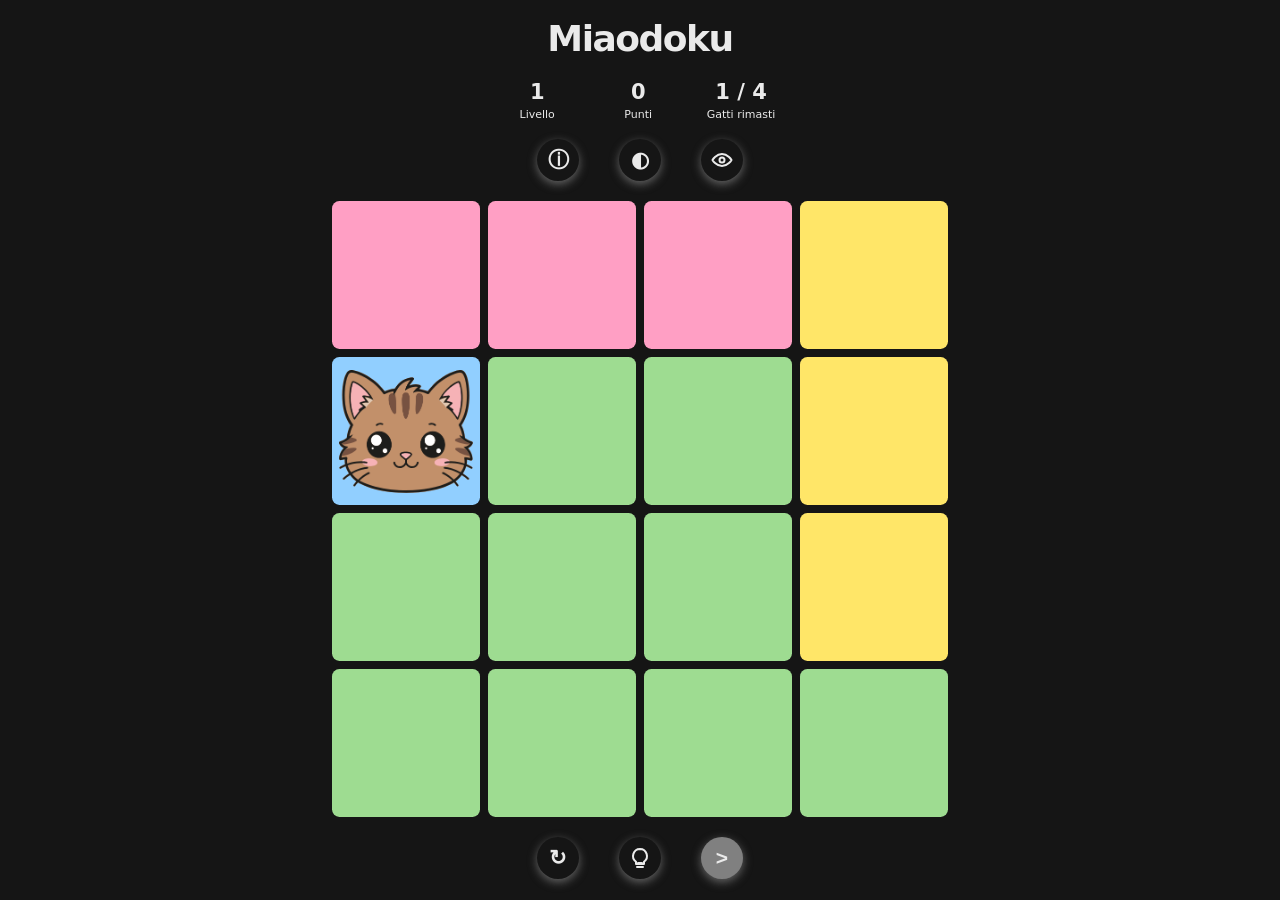
<file: miaodoku.html>
<!DOCTYPE html>
<html lang="it">
<head>
	<meta charset="UTF-8">
	<meta name="viewport" content="width=device-width, initial-scale=1.0">
	<title>Miaodoku</title>
	<link rel="stylesheet" href="res/miaodoku/style.css">
</head>
<body>
	<div id="loadingScreen">
		<img src="res/miaodoku/C.png">
		<div class="loading-bar">
			<div class="loading-progress"></div>
			<span class="loading-text">Caricamento</span>
		</div>
	</div>
	<div id="game">
		<h1>Miaodoku</h1>
		<div id="stats">
			<div class="stat">
				<div id="level" class="value">1</div>
				<div class="label">Livello</div>
			</div>
			<div class="stat">
				<div id="score" class="value">0</div>
				<div class="label">Punti</div>
			</div>
			<div class="stat">
				<div id="cats" class="value">1 / 4</div>
				<div class="label">Gatti rimasti</div>
			</div>
		</div>
		<div id="controls">
			<button id="infoButton" class="control-button" type="button" aria-label="Regole" title="Regole">ⓘ</button>
			<button id="themeButton" class="control-button" type="button" aria-label="Tema" title="Tema">◐</button>
			<button id="skinButton" class="control-button" type="button" aria-label="Skin gatti" title="Skin gatti">
				<svg class="cat-icon" viewBox="0 0 24 24" aria-hidden="true">
					<path d="M2.5 12s3.5-6 9.5-6 9.5 6 9.5 6-3.5 6-9.5 6-9.5-6-9.5-6z" />
					<circle cx="12" cy="12" r="2.5" /></svg>
			</button>
		</div>
		<div id="board"></div>
		<div id="gameControls">
			<button id="resetButton" class="control-button" type="button" aria-label="Reset" title="Reset">↻</button>
			<button id="helpButton" class="control-button" type="button" aria-label="Aiuto" title="Aiuto">
				<svg class="bulb" viewBox="0 0 24 24" aria-hidden="true">
					<path d="M9 21h6M10 17h4M12 3a7 7 0 0 0-4 12.7V18h8v-2.3A7 7 0 0 0 12 3z" /></svg>
			</button>
			<button id="nextButton" class="control-button" type="button" aria-label="Prossimo livello" title="Prossimo livello">&gt;</button>
		</div>
		<div id="message"></div>
	</div>
	<div id="levelOverlay" class="overlay" aria-hidden="true">
		<div id="levelPopup" class="popup">
			<button id="closeLevelPopup" type="button" class="close-button" aria-label="Chiudi">×</button>
			<div class="level-image"><img src="res/miaodoku/L.png" alt=""></div>
			<button id="nextLevelButton">Prossimo livello</button>
		</div>
	</div>
	<div id="infoOverlay" class="overlay" aria-hidden="true">
		<div id="infoPopup" role="dialog" class="popup" aria-modal="true" aria-labelledby="infoTitle">
			<button id="closeInfo" type="button" class="close-button" aria-label="Chiudi">×</button>
			<h3 id="infoTitle" style="color: var(--title)">🎮 Controlli:</h3>
			<p>❌ <strong style="color: var(--title)">Click/tocco</strong>
				<br>Inserisci una X su una casella vuota
				<br>
				<br>🐱 <strong style="color: var(--title)">Doppio click/tocco</strong>
				<br>Inserisci un gatto su una casella vuota
				<br>
				<br>🟦 <strong style="color: var(--title)">Click/tocco su una casella occupata</strong>
				<br>Svuota la casella occupata</p>
			<h3 style="color: var(--title)">Come si gioca:</h3>
			<p>🐱 Metti i gatti nelle caselle giuste, ma attenzione: i gatti non amano bisticciare!
				<br>
				<br>🐾 <strong style="color: var(--title)">Attenti ai litigi!</strong>
				<br>A volte due gatti possono incontrarsi e iniziare a discutere
				<br>Il gatto <strong>Alpha</strong> è il più coraggioso e rimane nella sua casella, mentre il gatto <strong>Beta</strong> preferisce scappare via
				<br>Al suo posto rimane una X, così sai che quella casella non va più usata
				<br>
				<br>🐾 <strong style="color: var(--title)">Niente gatti nella stessa riga</strong>
				<br>Due gatti sulla stessa riga si disturbano e litigano
				<br>
				<br>🐾 <strong style="color: var(--title)">Niente gatti nella stessa colonna</strong>
				<br>Anche sopra e sotto non possono stare insieme
				<br>
				<br>🐾 <strong style="color: var(--title)">Ogni colore ha una sola zona</strong>
				<br>Ogni colore è la zona di un gatto. Non mettere un altro gatto nello stesso colore
				<br>
				<br>🐾 <strong style="color: var(--title)">Niente gatti vicini</strong>
				<br>I gatti hanno bisogno di spazio: se sono troppo vicini iniziano a bisticciare
				<br>
				<br>💡 <strong style="color: var(--title)">Aiuto</strong>
				<br>Il pulsante aiuto mette delle X nelle caselle dove un gatto non può stare
				<br>Attenzione però: l'aiuto non può correggere un gatto messo nel posto sbagliato!
				<br>
				<br>Trova il posto giusto per tutti i gatti e completa il livello! 🎉</p>
		</div>
	</div>
	<div id="congratsOverlay" class="overlay" aria-hidden="true">
		<div id="congratsPopup" class="popup">
			<button id="closeCongrats" type="button" class="close-button" aria-label="Chiudi">×</button>
			<h2 style="color: var(--title)">🎉 Congratulazioni!</h2>
			<p>
				Hai completato tutti i livelli! 🐱
				<br><br>
				Puoi continuare a giocare per accumulare punti e divertirti.
			</p>
		</div>
	</div>
	<script src="res/miaodoku/script.js"></script>
</body>
</html>
</file>
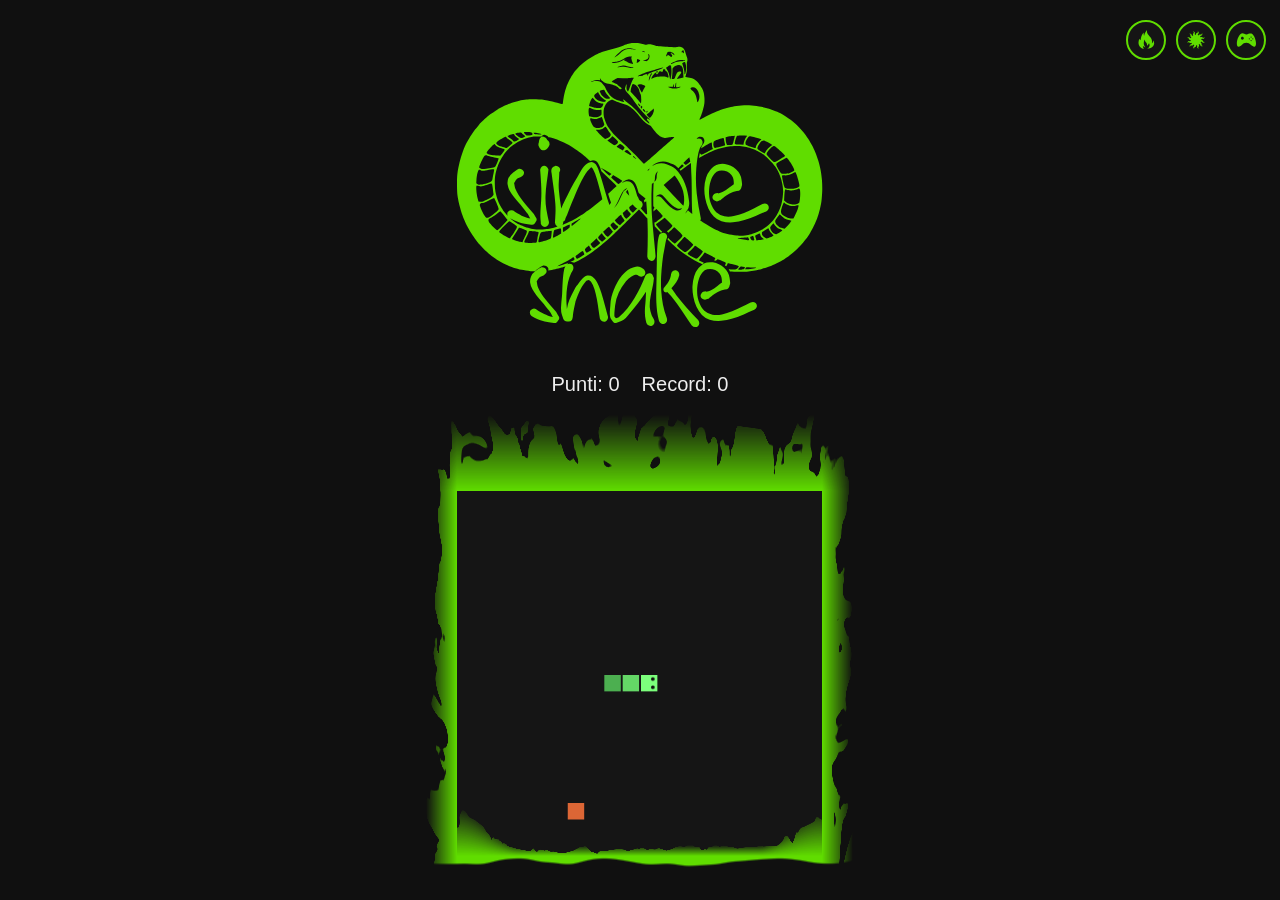
<file: ssnake.html>
<!DOCTYPE html>
<html lang="it">
	<head>
		<meta charset="UTF-8">
		<meta name="viewport" content="width=device-width, initial-scale=1.0">
		<title>Simple snake</title>
		<style>
			:root {
				--violet: #6000ee;
				--green: #60dd00;
				--red: #ff4444;
				--dark: #101010;
				--light: #eeeeee;
				--darksquare: #151515;
				--lightsquare: #e7e7e7;
				--board-width: min(400px, calc(100vw - 150px), calc((100dvh - 60px) / 2.3));
			}
			html,
			body {
				overflow-x: hidden;
			}
			body {
				margin: 0;
				background: var(--dark);
				color: var(--light);
				font-family: Arial, sans-serif;
				display: flex;
				flex-direction: column;
				align-items: center;
				justify-content: center;
				min-height: 100vh;
				min-height: 100dvh;
				-webkit-user-select: none;
				user-select: none;
				-webkit-touch-callout: none;
			}
			html.light body {
				background: var(--light);
				color: var(--dark);
			}
			.logo {
				display: block;
				height: auto;
				width: var(--board-width);
				margin: 0 0 calc(var(--board-width) * 0.125);
				fill: var(--green);
			}
			.logo.centerable {
				cursor: pointer;
			}
			html.light .logo {
				fill: var(--violet);
			}
			#scores {
				position: relative;
				z-index: 4;
				display: flex;
				gap: calc(var(--board-width) * 0.06);
				margin-bottom: calc(var(--board-width) * 0.26);
				font-size: max(14px, calc(var(--board-width) * 0.055));
			}
			@media (orientation: landscape) and (pointer: coarse),
			(orientation: landscape) and (max-height: 480px) {
				:root {
					--board-width: min(400px, calc(100vw - 150px), 88dvh);
				}
				body {
					padding-bottom: calc((100dvh - var(--board-width)) / 2);
				}
				.logo {
					margin-top: calc(var(--board-width) * 0.125);
				}
			}
			#arena {
				display: flex;
			}
			#board {
				position: relative;
				touch-action: none;
			}
			#fire {
				position: absolute;
				z-index: 3;
				pointer-events: none;
			}
			#game {
				display: block;
				width: var(--board-width);
				height: auto;
				background: #111;
			}
			#overlay {
				position: absolute;
				inset: 0;
				display: flex;
				flex-direction: column;
				align-items: center;
				justify-content: center;
				background: rgba(0, 0, 0, 0.65);
			}
			html.light #overlay {
				background: rgba(255, 255, 255, 0.65);
			}
			#overlay[hidden] {
				display: none;
			}
			#gameOver {
				color: var(--green);
				font-size: 28px;
			}
			html.light #gameOver {
				color: var(--violet);
			}
			button {
				margin-top: 14px;
				padding: 10px 20px;
				font-size: 16px;
				border: none;
				border-radius: 5px;
				background: var(--green);
				color: var(--dark);
				cursor: pointer;
			}
			html.light button {
				background: var(--violet);
				color: var(--light);
			}
			#toolbar {
				position: fixed;
				top: 6px;
				right: 14px;
				z-index: 10;
				display: flex;
				gap: 10px;
			}
			.iconBtn {
				width: 40px;
				height: 40px;
				border-radius: 50%;
				border: 2px solid var(--green);
				background: var(--darksquare);
				color: var(--green);
				display: flex;
				align-items: center;
				justify-content: center;
				cursor: pointer;
				padding: 0;
			}
			html.light .iconBtn {
				border: 2px solid var(--violet);
				background: var(--lightsquare);
				color: var(--violet);
			}
			.iconBtn svg {
				width: 20px;
				height: 20px;
				display: block;
			}
			.iconBtn .moonIcon {
				display: none;
			}
			html.light .iconBtn .sunIcon {
				display: none;
			}
			html.light .iconBtn .moonIcon {
				display: block;
			}
			#controlsOverlay {
				position: fixed;
				inset: 0;
				z-index: 20;
				display: flex;
				overflow: auto;
				padding: 28px;
				box-sizing: border-box;
				background: rgba(0, 0, 0, 0.65);
			}
			html.light #controlsOverlay {
				background: rgba(255, 255, 255, 0.65);
			}
			#controlsOverlay[hidden] {
				display: none;
			}
			#controlsPopup {
				position: relative;
				background: var(--darksquare);
				color: var(--light);
				border: 2px solid var(--green);
				border-radius: 12px;
				padding: 26px 30px;
				margin: auto;
				box-sizing: border-box;
				max-width: min(320px, 100%);
			}
			html.light #controlsPopup {
				background: var(--lightsquare);
				color: var(--dark);
				border: 2px solid var(--violet);
			}
			#controlsPopup h2 {
				margin-top: 0;
				color: var(--green);
			}
			html.light #controlsPopup h2 {
				color: var(--violet);
			}
			.ctrl-desktop {
				display: block;
			}
			.ctrl-touch {
				display: none;
			}
			@media (pointer: coarse) {
				.ctrl-desktop {
					display: none;
				}
				.ctrl-touch {
					display: block;
				}
			}
			#controlsClose {
				position: absolute;
				margin: 0;
				top: -16px;
				right: -16px;
				width: 32px;
				height: 32px;
				border-radius: 50%;
				border: none;
				background: var(--green);
				color: var(--darksquare);
				display: flex;
				align-items: center;
				justify-content: center;
				cursor: pointer;
				font-size: 16px;
				line-height: 1;
				padding: 0;
			}
			html.light #controlsClose {
				background: var(--violet);
				color: var(--lightsquare);
			}
		</style>
	</head>
	<body>
		<svg class="logo" viewBox="175 267 1024 797" role="img" aria-label="Simple snake">
			<path fill-rule="evenodd" d="m652.82 269.96c3.85-1.17 9.24-2.5 11.99-2.94 2.74-0.44 8.82-0.6 13.5-0.36 5.57 0.29 11.43 1.41 17.01 3.24 8.11 2.66 8.73 2.73 13.01 1.32 2.86-0.94 6.31-1.27 9.5-0.91 2.75 0.31 7.48 1.71 10.51 3.11 5.11 2.36 7.38 2.65 31.02 3.91 14.03 0.75 26.19 1.37 27.01 1.38 0.83 0 3.97-0.34 7-0.76 3.24-0.45 7.14-0.33 9.5 0.29 2.2 0.57 5.45 2.52 7.22 4.32 2.19 2.21 3.72 5.2 4.77 9.26 0.85 3.3 2.71 9.14 4.14 12.98 1.89 5.1 2.43 8.06 2.02 10.99-0.32 2.2-0.86 4.45-1.21 5-0.35 0.56-0.49 6.41-0.31 13.01 0.25 9.37-0.09 13.53-1.56 19.01-1.04 3.85-2.18 7.68-2.53 8.51-0.52 1.24 0.81 1.6 7.64 2.08 6.43 0.44 9.61 1.24 14.29 3.59 3.31 1.66 8.11 5.18 10.67 7.82 2.56 2.65 6.47 7.5 8.69 10.79 2.22 3.29 4.94 7.78 6.06 9.97 1.11 2.19 2.79 6.46 3.73 9.48 0.93 3.02 1.97 10.44 2.32 16.49 0.46 8.16 0.19 13.32-1.04 20-0.91 4.96-3.22 13.75-5.13 19.53-1.9 5.79-4.53 12.66-5.83 15.28-1.31 2.62-2.11 5.1-1.8 5.51 0.32 0.41 2.45-0.34 4.74-1.68 2.3-1.33 10-5.46 17.13-9.16 7.14-3.71 18.81-9.05 25.94-11.87 7.14-2.82 17.92-6.55 23.96-8.3 6.04-1.74 15.48-4.07 20.97-5.18 5.5-1.1 16.51-2.58 24.49-3.29 11.14-0.99 17.84-1.03 28.99-0.2 7.98 0.6 20.03 2.18 26.77 3.52 6.75 1.34 17.56 4.17 24.04 6.3 6.47 2.12 15.83 5.71 20.79 7.97 4.96 2.26 13.31 6.61 18.55 9.67 5.24 3.07 13.82 8.78 19.07 12.69 5.24 3.91 13.62 11.09 18.61 15.95 4.99 4.86 12.52 13.1 16.74 18.3 4.21 5.2 10.44 13.72 13.85 18.93 3.4 5.2 8.4 13.73 11.11 18.94 2.71 5.21 6.82 13.96 9.14 19.45 2.32 5.49 6.04 16.04 8.26 23.46 2.22 7.41 5.15 19.32 6.51 26.46 1.36 7.15 3.04 19.96 3.73 28.48 0.73 9.18 1 21.62 0.65 30.5-0.33 8.25-1.21 20.07-1.97 26.26-0.76 6.19-2.88 17.23-4.72 24.53-1.84 7.29-4.95 17.77-6.9 23.28-1.96 5.51-6.18 15.44-9.39 22.05-3.21 6.62-8.15 15.87-10.98 20.56-2.84 4.69-8.34 12.81-12.24 18.05-3.9 5.23-11.11 13.77-16.04 18.97-4.92 5.21-12.75 12.72-17.41 16.7-4.65 3.99-11.6 9.5-15.43 12.26-3.84 2.75-11.24 7.58-16.45 10.72-5.21 3.15-14.85 8.18-21.44 11.19-6.58 3-15.34 6.63-19.46 8.06-4.11 1.43-11.75 3.72-16.97 5.1-5.22 1.38-13.76 3.25-18.98 4.15-5.22 0.9-13.54 2.11-18.48 2.69-4.95 0.58-17.1 1.1-27 1.16-7.63 0.05-17.46-0.3-24.74-0.82q-0.51-1.07-1.08-2.12-1.2-2.28-2.65-4.43c1.85 0.24 3.77 0.44 5.69 0.61 9.99 0.89 12.2 0.82 14.74-0.47 1.65-0.83 4.24-2.8 5.77-4.38 1.53-1.58 2.61-3.32 2.4-3.87-0.21-0.55-6.65-2.64-14.32-4.65-7.66-2-14.72-3.65-15.68-3.66-0.97-0.01-1.74 0.54-1.72 1.23 0.01 0.67-1.74 3.79-3.92 6.94q-0.42-0.4-0.85-0.79-1.19-1.12-2.42-2.15c1.28-2.15 2.29-4.39 2.4-5.36 0.21-1.82-1.26-2.74-10.28-6.44-5.79-2.38-11.21-4.53-12.05-4.79-0.74-0.23-2.59 1.25-5.42 4.3q-1.63-0.34-3.29-0.6-1.13-0.12-2.24-0.2c1.05-1.25 1.68-2.12 2.04-2.72 1.05-1.8 1.81-3.43 1.67-3.64-0.14-0.2-6.57-3.83-14.29-8.06-7.73-4.23-14.34-7.87-14.69-8.11-0.36-0.23-0.7-0.05-0.76 0.39-0.06 0.45-3.89 5.33-8.52 10.86-4.62 5.52-8.19 10.38-7.93 10.79 0.26 0.41 3.07 2.04 6.24 3.61 1.91 0.95 5.14 2.33 8.52 3.68q-0.16 0.12-0.31 0.23-2.29 1.72-4.35 3.52-0.29-0.13-0.57-0.25c-5.79-2.55-14.59-6.82-19.55-9.48-4.97-2.67-15.58-9.2-23.58-14.53-8-5.32-19.3-13.57-25.1-18.33-5.02-4.13-17.23-15.51-28.87-26.86q0.23-1.12 0.46-2.23 0.19-0.98 0.58-2.15 0.1-0.22 0.19-0.44c2.19 2.29 5.4 5.34 8.65 8.18 5.17 4.53 9.97 8.22 10.65 8.19 0.69-0.02 5.72-4.45 11.18-9.84 7.29-7.19 9.94-10.47 9.94-12.3 0.01-1.9-2.72-5.08-11.3-13.17-6.22-5.87-11.55-10.68-11.84-10.69-0.3-0.01-2.99 2.49-5.97 5.55-2.99 3.07-7.79 7.48-10.67 9.81q-0.01 0-0.01 0.01-0.96-1.55-2.38-2.68-0.7-0.6-1.51-1.05 1.03-0.84 2.12-1.72c3.84-3.06 8.43-7.23 10.2-9.25 1.78-2.02 3.23-4.24 3.23-4.93 0-0.68-4.87-6.02-10.82-11.86l-10.83-10.61-4.96 4c-2.73 2.2-8.22 6.24-12.19 8.98-3.98 2.74-7.22 5.32-7.22 5.74 0.01 0.41 0.8 1.91 1.77 3.33 0.97 1.42 5.22 6.35 9.46 10.95 2.21 2.39 4.53 4.74 6.45 6.56q-0.95 0.63-1.91 1.42-0.67 0.91-1.28 2.16c-5.84-5.98-12.12-12.51-18.08-18.79q-0.48-5.29-0.93-10.58c1.35-0.12 3.32-1.26 7.22-3.99 3.7-2.59 8.85-6.55 11.45-8.81 2.6-2.26 4.73-4.78 4.72-5.6 0-0.83-3.96-5.55-8.8-10.49l-8.8-8.98-3.49 2.73c-1.06 0.84-2.79 2.32-4.63 3.95q-0.17-3.19-0.3-6.38c2.29-2.26 2.91-3.51 2.56-4.72-0.15-0.52-1.23-1.9-2.87-3.72q-0.27-9.3-0.27-18.6 0-8.79 0-14.45 0-5.86 0.2-10.74 0.19-5.08 0.39-10.55 0.17-5.03 0.5-12.05-2.11 2.36-4.91 3.18-0.4 8.2-0.59 13.87-0.2 5.47-0.39 10.55-0.2 4.88-0.2 10.74 0 5.66 0 14.45 0 19.34 1.18 38.67 1.36 19.14 3.12 38.28 1.76 19.14 3.71 38.48 1.96 19.14 3.52 38.48-0.39 6.44-3.71 9.76-3.32 3.32-7.43 3.32h-0.19q-4.1 0-7.42-2.93-3.71-2.93-4.5-9.18 1.76-39.06 1.18-77.14-0.23-14.8-0.89-29.68c-10.92-11.91-20.28-21.97-23.55-25.08l-27.86 27.49c-15.32 15.12-33.67 32.96-40.79 39.65-7.11 6.68-18.76 17.23-25.88 23.42-7.11 6.2-17.87 15.02-23.89 19.6-6.03 4.58-16.12 11.75-22.42 15.94-6.3 4.19-17.29 10.83-24.42 14.75-4.39 2.42-10.86 5.6-17.09 8.46q-0.4-0.38-0.85-0.7-2.73-1.76-6.45-1.76h-0.78q-1.12 0.05-2.24 0.33c3.9-1.67 7.38-3.31 8.67-4.12 1.78-1.11 3.22-2.81 3.19-3.77-0.02-0.97-0.64-2.69-1.38-3.84-1.33-2.06-1.4-2.04-7.21 1.81-3.22 2.14-13.58 7.86-23.02 12.71-9.44 4.85-17.06 8.97-16.95 9.15 0.11 0.18 5.15-1.11 11.19-2.88 6.04-1.76 15.47-5 20.96-7.18q0.39-0.16 0.79-0.32-1.3 0.76-2.59 1.82-0.68 1.35-1.45 2.66 2.52-1.26 5.04-1.37h0.78q3.72 0 6.45 1.76 2.93 2.14 3.91 6.25 1.17 4.1-0.79 9.37-5.46 7.62-9.57 19.92-4.1 12.11-6.44 26.37-2.15 14.26-2.54 28.91-0.39 14.65 1.56 34.57 3.13-16.8 7.03-25.78 3.91-9.18 8.6-18.17 2.54-5.08 5.08-10.35 2.73-5.47 6.05-9.96 3.13-4.3 6.64-8.98 3.52-4.89 7.23-8.99 3.71-4.3 7.81-7.42 4.1-3.13 8.59-4.1 4.69-0.98 9.57 0.78 4.89 1.76 10.36 7.23 4.29 4.29 8.2 12.3 4.1 8.01 7.81 18.16 3.71 9.97 7.03 21.29 3.32 11.14 6.06 21.88 2.93 10.54 5.27 19.72 2.35 8.99 4.1 14.85-0.19 5.47-2.93 8.79-2.73 3.32-6.25 4.1-1.17 0.19-2.15 0.19-2.73 0-5.27-1.36-3.9-1.96-6.25-7.03-1.95-10.55-3.91-24.81-1.75-14.45-4.49-29.1-2.73-14.84-6.64-28.13-3.9-13.47-9.96-21.87-1.17-1.56-3.12-2.54-1.96-0.98-3.52-1.95-2.15 0.97-4.49 1.56-2.15 0.59-3.71 2.34-5.67 6.64-10.35 14.46-4.5 7.61-8.21 15.82-3.71 8.2-6.83 16.79-3.13 8.4-3.32 8.99 0 0.58-0.2 1.37-1.95 9.37-3.91 18.16-1.95 8.79-2.93 18.16-0.39 16.41-7.22 17.78-6.64 1.36-9.18 0.97-4.3-0.39-6.64-1.95-2.34-1.76-4.3-5.66-0.98-3.52-2.34-7.04-1.17-3.51-2.15-7.03-1.56-5.27-1.56-12.3-0.2-0.98-0.2-2.15 0-5.86 0.59-11.91 0.39-7.03 1.17-13.87 0.78-6.84 1.17-11.91 0.59-9.38 0.78-18.56 0.39-9.37 0.98-18.75 0.58-9.37 1.56-18.55 0.98-9.18 2.93-18.36 0.78-2.93 2.34-5.28 0.69-0.98 1.31-2c-4.57 1.66-8.73 3.09-11.31 3.86-4.94 1.47-13.03 3.6-17.97 4.74-4.91 1.13-13.57 2.7-19.35 3.51q0.91-3.15-0.02-5.93-0.98-3.51-4.49-5.86-3.52-2.15-8.4-2.14h-0.78q-4.69 1.95-8.4 4.29-3.71 2.35-7.81 5.67-4.14 3.12-7.15 6.37c-4.44-0.08-8.85-0.28-12.58-0.6-7.15-0.62-18.41-2.23-25.02-3.59-6.6-1.35-16.74-4-22.53-5.88-5.78-1.87-16.38-6.25-23.55-9.72-7.17-3.47-17.55-9.3-23.07-12.95-5.52-3.66-14.1-9.9-19.07-13.88-4.97-3.98-13.6-11.86-19.18-17.51-5.58-5.66-13.01-13.87-16.51-18.25-3.5-4.38-9.83-13.13-14.05-19.43-4.22-6.3-10.24-16.39-13.37-22.43-3.13-6.03-7.74-15.91-10.25-21.94-2.51-6.04-6.16-16.15-8.11-22.46-1.94-6.32-4.7-16.65-6.12-22.97-1.43-6.32-3.21-15.76-3.96-20.98-0.82-5.68-1.4-18.34-1.43-31.49-0.04-15.86 0.43-25.36 1.69-34.01 0.96-6.61 3.41-18.77 5.44-27.03 2.03-8.26 6.12-21.78 9.09-30.05 2.97-8.27 7.84-19.54 10.82-25.06 2.98-5.51 7.78-13.86 10.68-18.55 2.89-4.69 7.61-11.69 10.48-15.56 2.87-3.86 8.54-10.87 12.61-15.57 4.07-4.69 11.61-12.31 16.76-16.94 5.15-4.62 12.72-10.95 16.83-14.07 4.11-3.12 11.96-8.41 17.44-11.77 5.48-3.36 14.91-8.44 20.94-11.3 6.04-2.86 15.69-6.8 21.46-8.75 5.76-1.96 14.97-4.5 20.47-5.65 5.49-1.15 14.48-2.65 19.98-3.33 6.13-0.75 16.57-1.04 26.99-0.75 12.23 0.34 21.09 1.21 31.52 3.09 7.98 1.44 20.37 4.34 27.54 6.44 7.16 2.1 13.69 3.82 14.52 3.81 1.14 0 1.67-1.87 2.22-7.76 0.4-4.27 1.86-12.95 3.24-19.28 1.39-6.33 4.07-15.8 5.97-21.03 1.91-5.24 5.89-14.26 8.87-20.05 2.97-5.79 7.94-14.1 11.05-18.47 3.11-4.37 9.45-11.87 14.1-16.66 4.65-4.8 12.94-12.09 18.42-16.21 5.48-4.12 14-9.83 18.93-12.69 4.94-2.87 12.12-6.64 15.96-8.39 3.84-1.74 11.47-4.77 16.96-6.72 5.49-1.96 18.07-5.56 27.96-8.01 9.89-2.45 21.12-5.88 24.96-7.62 3.84-1.74 10.13-4.13 13.97-5.3zm161.94 474.89q0.45-0.27 0.92-0.61 3.52-3.12 5.86-7.03 0.42-0.73 0.86-1.46c3.85 3.47 8.16 7.24 12.25 10.71q-1.17-19.99-1.31-39.8 0-28.51-0.59-57.42-0.19-8-0.97-20.7-0.55-11.93-0.76-24.72-0.97 0.68-1.8 1.27c-5.13 3.69-10.29 7.38-11.45 8.19-1.17 0.82-7.51 5.63-14.08 10.69q-0.86 0.67-1.8 1.4-1.39-1.76-2.88-3.47c12.07-9.27 12.92-10.16 11.09-11.3-1.1-0.68-2.36-1.91-2.81-2.73-0.65-1.18-1.87-0.38-5.81 3.78-1.54 1.63-3.72 4.05-5.87 6.5q-1.36-1.42-2.78-2.81-5.08-5.08-11.72-8.01-6.64-3.13-13.28-5.47-6.83-2.54-14.26-2.73h-1.17q-6.83 0-13.08 1.95-6.84 2.34-12.7 6.83-3.02 2.4-5.43 5.35 0.22-0.17 0.43-0.35 5.86-4.49 12.7-6.83 6.25-1.95 13.08-1.95h1.17q7.43 0.19 14.26 2.73 6.64 2.34 13.28 5.47 6.64 2.93 11.72 8.01 9.18 8.98 15.63 19.33 6.44 10.35 10.74 21.68 4.49 11.33 7.03 23.44 2.73 12.11 4.3 24.61 0.58 3.32 0.58 6.83 0 2.93-0.39 5.86-0.78 7.03-4.1 12.11-2.73 3.91-5.08 8.01-0.82 1.37-1.78 2.64zm-29.5-106.15c-1.29 1.06-2.48 2.05-3.51 2.92-5.49 4.64-13.88 11.83-18.64 15.98l-8.65 7.55c13.58 14.65 24.36 26.29 32.71 35.32 6.32 6.83 15.23 16.01 22.4 23.13q1.98-5.68 2.28-13.62 0.4-10.15-1.36-19.53-1.56-9.37-5.08-17.97-3.52-8.78-8.59-16.99-4.89-8.2-10.94-16.01-0.3-0.4-0.62-0.78zm21.41 90.97q-0.65 0.39-1.34 0.71-5.08 2.34-12.11 0.39-6.83-2.15-15.04-8.99-7.22-6.05-13.47-13.08-6.06-7.23-12.7-14.07-5.08-3.71-9.76-3.12-4.69 0.58-7.43 3.71-0.95 1.09-1.55 2.4 1.77-0.84 3.98-1.11 4.68-0.59 9.76 3.12 6.64 6.84 12.7 14.07 6.25 7.03 13.47 13.08 8.21 6.84 15.04 8.99 7.03 1.95 12.11-0.39 3.76-1.74 6.34-5.71zm-78.51-74.01q2.22-1.13 3.93-3.41 2.54-3.12 2.93-8.59-0.59-9.38 2.34-15.04 0.79-1.58 1.72-2.93-4.12 2.74-6.72 7.93-2.93 5.66-2.34 15.04-0.3 4.19-1.86 7zm128.86 110.72q0.85-0.45 1.64-1.08c4.02 2.92 7.72 5.52 10.31 7.2 5.8 3.76 15.28 9.44 21.07 12.62 5.79 3.18 15.27 7.75 21.05 10.16 5.79 2.41 15.71 5.69 22.04 7.29 6.86 1.73 17.18 3.39 25.52 4.1 11.37 0.97 15.89 0.95 24-0.14 5.5-0.73 13.37-2.24 17.49-3.35 4.11-1.11 10.85-3.44 14.97-5.17 4.11-1.73 11.07-5.22 15.46-7.76 4.38-2.53 11.33-7.36 15.44-10.73 4.11-3.37 9.98-9.02 13.04-12.57 3.07-3.54 7.4-9.15 9.62-12.46 2.22-3.31 6.05-10.3 8.5-15.54 2.45-5.24 5.6-13.58 7-18.54 1.4-4.96 3.18-14.08 3.95-20.27 0.78-6.19 1.4-14.07 1.38-17.51-0.03-3.44-0.75-10.74-1.61-16.24-0.87-5.5-2.92-14.26-4.57-19.48-1.65-5.21-4.75-13.07-6.89-17.46-2.15-4.39-6.31-11.57-9.25-15.95-3.09-4.6-10.5-13.04-17.53-19.95-8.79-8.64-14.84-13.6-21.71-17.81-5.24-3.21-13.14-7.49-17.55-9.52-4.41-2.03-11.4-4.61-15.53-5.73-4.13-1.12-12.02-2.7-17.52-3.5-5.51-0.8-14.73-1.39-20.51-1.31-5.77 0.08-14.77 0.82-19.99 1.63-5.22 0.81-15.33 3.09-22.47 5.06-7.14 1.97-17.25 5.44-22.46 7.69-5.22 2.26-13.97 6.32-19.46 9.02-4.7 2.32-12.63 6.66-18.94 10.34q0.22-1.69 0.45-3.38 0.89-5.48 1.89-10.73 0.39 0.8 0.9 1.55c1.22 1.78 2.77 3.22 3.46 3.21 0.69-0.02 8.2-3.48 16.71-7.7 8.5-4.21 15.57-7.73 15.71-7.81 0.14-0.08-0.43-1.83-1.27-3.89-0.84-2.05-1.54-6.21-1.55-9.24-0.02-3.76-0.43-5.48-1.28-5.45-0.69 0.03-3.05 0.99-5.24 2.14-2.19 1.15-8.7 4.97-14.46 8.48-3.86 2.35-7.6 4.79-9.93 6.44q0.63-1.95 1.31-3.76 1.18-3.32 3.13-6.05 2.15-2.93 3.91-5.86 1.36-3.52 1.36-6.45 0-2.15-0.78-4.1-1.76-4.3-5.47-6.05-2.15-0.98-4.68-0.98-1.76 0-3.52 0.39-4.3 1.25-7.29 5.96 1.1-0.61 2.29-0.96 1.76-0.39 3.52-0.39 2.53 0 4.68 0.98 3.71 1.75 5.47 6.05 0.78 1.95 0.78 4.1 0 2.93-1.36 6.45-1.76 2.93-3.91 5.86-1.95 2.73-3.13 6.05-2.14 5.67-3.71 12.7-1.36 6.83-2.54 14.06-0.97 7.03-1.75 14.06-0.59 7.03-1.18 12.5-2.73 35.74 1.18 71.29 4.1 35.35 11.52 70.51-0.15 4.09-1.71 6.98zm-141.67-147.05q-0.65 0.19-1.42 0.5-1.76 1.56-3.52 2.93-1.13 0.98-1.95 2.48 0.23-0.21 0.47-0.41 0.97-0.39 1.75-0.59 0.78-0.19 1.76-0.39 1.31-2.39 2.91-4.52zm-9.8 91.58c-1.37 0.88-3.07 2-4.94 3.25q-0.2-2.65-1.78-5.38c1.15-1.02 2.05-1.96 2.53-2.65l2.23-3.22c-12.06-10.16-16.75-13.91-18.19-14.9l-1.14-0.78q-1.57-5.58-3.15-11.15-2.15-7.62-5.86-14.65-1.56-2.73-3.9-5.47-2.35-2.93-5.08-4.3-1.76-0.97-3.71-0.97-3.91-1.76-8.01-1.17-2.54 0.19-5.27 1.36-2.54 1.17-5.08 2.74-2.34 1.56-4.49 3.71-1.7 1.54-2.91 3.08 1.17-0.98 2.4-1.79 2.54-1.57 5.08-2.74 2.73-1.17 5.27-1.36 4.1-0.59 8.01 1.17 1.95 0 3.71 0.97 2.73 1.37 5.08 4.3 2.34 2.74 3.9 5.47 3.71 7.03 5.86 14.65 2.15 7.62 4.3 15.23 2.93 3.91 3.52 5.67 0.58 1.56 0.78 2.73 0.39 0.98 1.56 2.35 1.37 1.36 6.05 4.49 3.32 4.29 3.32 8.4v0.19q-0.19 4.3-2.54 7.23-1.31 1.53-3.23 2.44c1.37 1.9 3.41 4.33 6.18 7.39 4.58 5.07 8.88 9.55 9.55 9.95 0.37 0.23 1.3-0.01 2.58-0.63q-0.99-17.43-2.58-34.97-0.02-0.32-0.05-0.64zm-98.69 3.23q-2.57-5.77-4.26-11.69-1.86-6.51-3.89-13.01c2.61-2.37 5.66-5.06 8.82-7.77 8.24-7.06 14.96-13.17 14.93-13.58-0.02-0.41-11.24-11.42-24.92-24.45-5.64-5.37-11.85-11.25-17.71-16.76q-0.78-2.48-2.23-6.66-1.37-4.49-3.52-8.99-1.95-4.49-4.49-8.2-2.34-3.71-5.08-4.88-4.29-2.15-8.2-2.15-1.37 0-2.54 0.2-2.81 0.53-5.44 1.79c-3.66-3.25-6.9-6.11-8.84-7.77-3.86-3.31-11.76-9.83-17.56-14.49-5.8-4.66-15.29-11.49-21.08-15.17-5.79-3.68-17.53-10.12-26.08-14.31-8.54-4.2-19.14-8.8-23.55-10.23-4.41-1.42-12.52-3.52-18.02-4.66q-0.94-0.19-1.91-0.37-1.17-1.62-2.72-2.96-2.73-2.54-5.86-3.32-1.17-0.19-2.34-0.19-1.95 0-3.91 0.78-2.31 1.16-3.88 3.82-1.91-0.08-3.9-0.12c-7.97-0.16-15.85-0.08-17.5 0.18-1.65 0.26-6.59 1.2-10.99 2.09-4.39 0.89-11.81 2.98-16.47 4.64-4.67 1.67-11.85 4.9-15.96 7.2-4.12 2.29-11.07 6.87-15.45 10.18-4.38 3.3-11.12 9.2-14.97 13.1-3.85 3.9-9.97 11.61-13.6 17.13-3.63 5.52-8.16 13.42-10.05 17.55-1.9 4.14-4.77 11.58-6.38 16.54-1.61 4.96-3.72 13.07-4.69 18.02-1.24 6.32-1.74 13.49-1.68 24.01q0.09 15 1.89 24.49c0.99 5.22 3.41 14.21 5.37 19.97 1.96 5.77 5.85 14.75 8.65 19.96 2.8 5.21 7.5 12.61 10.45 16.44 2.55 3.31 6.74 8.18 10.01 11.66q-0.9-1.81-1.16-3.7-0.19-0.98-0.19-1.95 0-2.93 1.36-5.47 1.96-3.13 5.86-4.49 4.11-1.57 9.38 0 7.22 5.27 12.69 8.79 5.67 3.32 10.94 5.86 5.27 2.34 10.94 4.29 5.66 1.76 13.28 3.71-2.73-5.08-4.1-7.81-1.37-2.73-3.13-5.27-1.75-2.74-4.68-6.25-2.74-3.52-8.21-10.35-5.08-6.65-12.11-14.26-6.83-7.82-13.47-16.21-6.45-8.6-11.53-17.39-5.07-8.98-6.25-17.96-0.39-2.35-0.39-4.89 0-6.25 2.35-12.5 3.32-8.59 13.67-16.4 4.1-3.32 7.81-5.67 3.71-2.34 8.4-4.29h0.78q4.88-0.01 8.4 2.14 3.51 2.35 4.49 5.86 1.17 3.52-0.59 7.62-1.56 3.91-7.61 7.03-6.06 2.93-8.6 3.91-2.34 0.97-4.1 3.12-1.76 2.15-3.32 4.69-1.56 2.54-3.12 5.08 0.97 3.91 1.36 8.2 0.59 4.1 2.15 8.01 4.11 9.37 9.57 18.16 5.67 8.6 11.92 16.8 6.44 8.2 13.28 16.02 6.83 7.81 13.47 15.43 3.33 3.71 5.67 8 2.34 4.3 5.08 8.6 0.78 2.14 0.78 3.71 0 1.56-0.98 3.71-1.17 1.56-2.34 3.32-1.17 1.76-2.35 3.52-2.14 2.34-3.9 3.12-1.37 0.39-3.13 0.39h-2.15q-10.74-1.37-18.55-2.73-7.62-1.57-14.65-3.52-6.83-2.15-13.87-5.27-5.53-2.53-12.48-6.35c3.03 2.66 6.47 5.46 9.2 7.47 4.56 3.34 12.12 7.96 16.8 10.28 4.69 2.32 11.91 5.4 16.04 6.85 4.13 1.45 11.79 3.46 17.02 4.46 5.24 1.01 13.79 2.11 19.02 2.45 5.45 0.36 13.76 0.11 19.5-0.57 5.49-0.65 12.46-1.67 15.48-2.26 3.03-0.59 10.22-2.46 15.98-4.15 1.25-0.37 2.67-0.81 4.18-1.29q-1.66-0.73-3.16-2.05-3.71-2.93-4.49-9.18 0.98-13.28 1.56-26.37 0.59-13.08-0.39-26.17-1.56-21.87-4.69-43.16-3.12-21.29-5.85-42.97-0.79-3.13-0.79-5.86 0-3.71 1.37-6.84 2.15-5.46 9.38-7.61 4.88-0.2 8.2 1.56 3.32 1.76 4.69 4.69 1.56 2.73 1.17 6.05-0.2 3.32-2.35 5.86-0.39 13.09-1.36 25.98-0.98 12.89 0.39 26.17 1.17 12.5 2.73 24.61 1.76 12.11 3.71 24.41 2.35-5.47 4.69-10.74 2.35-5.47 5.08-10.74 8.59-16.8 16.8-33.59 8.4-16.8 18.36-32.62 2.34-3.71 5.07-8.79 2.74-5.27 6.06-10.55 3.51-5.47 7.42-10.35 3.91-4.88 8.4-8.01 4.49-3.32 9.57-4.29 1.17-0.2 2.54-0.2 3.91 0 8.2 2.15 2.74 1.17 5.08 4.88 2.54 3.71 4.49 8.2 2.15 4.5 3.52 8.99 1.56 4.49 2.34 7.03 5.08 15.23 9.57 30.66 4.49 15.43 8.99 30.86 2.14 6.84 4.1 13.68 1.95 6.83 5.08 13.47 2.27-3.28 4.18-6.78zm-136 62.82q1.41-0.54 2.62-1.03c5.49-2.23 14.47-6.32 19.96-9.1 5.48-2.78 14.23-7.58 19.44-10.67 5.21-3.09 14.18-8.79 19.93-12.67 5.76-3.88 15.62-10.9 21.92-15.62 6.3-4.71 16.61-12.95 22.91-18.32 1.63-1.39 3.23-2.79 4.73-4.13q-0.31-1.43-0.59-2.86-1.17-5.86-2.74-11.33-2.93-11.13-5.86-22.07-2.93-11.13-6.44-22.26-0.59-1.95-2.35-6.84-1.56-5.08-3.9-10.35-2.15-5.47-4.69-9.76-2.34-4.3-4.49-4.89-5.67 4.69-10.94 11.72-5.08 6.84-9.96 15.04-4.69 8.01-8.98 16.99-4.3 8.99-8.21 17.78-3.9 8.78-7.42 17.18-3.32 8.21-6.25 15.04-3.91 9.18-7.42 18.36-3.52 9.18-7.23 18.56-1.37 3.32-2.73 6.44-1.37 2.93-2.93 6.25-0.39 1.96-1.17 3.91-0.79 1.95-2.35 3.9-0.39 0.2-0.58 0.4 0 0.19-0.39 0.39-1.57 0.78-2.15 1.17 0 0.97 0.19 1.37-0.27 4.44-1.93 7.4zm144.17-47.47q2.22-1.7 4.17-4 4.3-5.08 7.81-11.52 3.71-6.45 6.84-13.67 3.12-7.23 6.25-13.48 1.7-3.3 3.5-6.13 0.66 0.53 0.88 0.54c0.55-0.01 2.45-1.49 4.23-3.29 0.81-0.82 1.86-1.8 2.95-2.76q-0.48-0.47-1.13-0.94-4.69 1.76-8.4 6.45-3.71 4.68-7.03 11.13-3.13 6.25-6.25 13.48-3.13 7.22-6.84 13.67-3.17 5.81-6.98 10.52zm38.52-50.87c-2.69 2.72-4.15 4.81-4.12 5.94 0.03 1.21 2.35 4.42 5.34 7.39l3.17 3.16q-1.17-6.63-3.7-14.42-0.35-1.04-0.69-2.07zm-7.18-395.2c-3.58 1.28-8.74 3.99-11.47 6.03-2.73 2.04-8.09 6.91-11.92 10.82-3.83 3.92-6.51 7.12-5.96 7.13 0.55 0.01 3.24-1.66 5.98-3.71 2.74-2.05 7.44-6.05 10.45-8.9 3.01-2.85 8.17-6.47 11.46-8.05 4.79-2.3 7.38-2.88 12.99-2.91 3.85-0.03 9.59 0.69 12.75 1.59 3.17 0.9 5.77 1.29 5.79 0.88 0.01-0.41-2.58-1.52-5.77-2.46-3.18-0.93-8.48-1.93-11.79-2.22-4.7-0.4-7.41-0.01-12.51 1.8zm159.58 6.11c-0.94 1.26-1.66 2.64-1.6 3.07 0.05 0.43 0.98 0.66 2.05 0.51 1.07-0.14 2.66 0.64 3.52 1.74 1.48 1.88 1.55 1.73 1.28-2.5-0.2-3.22-0.74-4.58-1.92-4.8-0.89-0.16-2.4 0.73-3.33 1.98zm-112.02 1.2c0.56 0.56 3.03 1.3 5.51 1.64q4.51 0.62 3-0.32c-0.83-0.52-3.31-1.26-5.51-1.64-2.71-0.47-3.68-0.36-3 0.32zm72.76 1.48c-1.24 0.21-2.16 0.94-2.06 1.63 0.1 0.68-0.68 2.94-1.73 5-1.49 2.96-1.64 4.03-0.69 5.01 0.97 0.99 1.48 0.7 2.5-1.41l1.27-2.64c5.44 3.15 7.57 4.78 8.25 5.65 1.09 1.4 1.4 1.41 2.79 0.07 0.87-0.83 1.55-2.3 1.52-3.26-0.03-0.96-1.18-2.64-2.57-3.73-1.38-1.1-2.51-2.22-2.51-2.49 0-0.28 1.01-0.5 2.25-0.5 1.24 0 3.73 1.45 5.53 3.22 2.88 2.82 3.29 2.97 3.29 1.22 0.01-1.1-0.8-2.76-1.78-3.69-0.99-0.92-3.82-2.38-6.3-3.23-2.48-0.86-5.19-1.48-6.01-1.39-0.83 0.09-2.51 0.33-3.75 0.54zm-55.41 7.59c0.51 1.06 0.99 3.31 1.08 4.99 0.1 1.91-0.69 4.07-2.07 5.69-1.58 1.85-4.01 3-8.23 3.9l-6 1.28c6.21 1.73 8.92 2.24 10.02 2.25 1.1 0.02 2.95-1 4.11-2.26 1.16-1.26 2.61-3.3 3.23-4.54 0.61-1.25 1.21-3.99 1.34-6.11 0.14-2.32-0.37-4.52-1.28-5.54-0.83-0.93-1.87-1.66-2.32-1.64-0.44 0.03-0.39 0.92 0.12 1.98zm-60.76 7.22c-2.47 0.97-5.84 2.68-7.48 3.8-1.65 1.13-5.91 3.34-9.48 4.92-3.96 1.76-9.6 3.24-14.48 3.82-4.39 0.52-8.66 1.34-9.49 1.82-1.15 0.68-0.81 1.04 1.51 1.58 1.65 0.38 6.15 0.15 10-0.52 3.85-0.68 10.13-2.65 13.98-4.4 3.84-1.75 7.83-3.78 8.88-4.51 1.04-0.72 2.39-1.29 2.99-1.26 0.6 0.04 0.07 0.6-1.18 1.26-1.25 0.66-2.26 1.53-2.24 1.94 0.02 0.42 1.05 0.95 2.29 1.19 1.24 0.24 4.28 1.8 6.77 3.47 2.48 1.67 6.99 3.72 10.02 4.56 3.03 0.84 5.73 1.28 6.01 0.98 0.27-0.3-0.27-2.01-1.2-3.81-0.93-1.79-1.92-4.38-2.21-5.75-0.29-1.37-0.87-3.96-1.29-5.74-0.62-2.67-0.46-3.25 0.92-3.26 0.92 0 1.45-0.46 1.17-1.01-0.27-0.54-2.86-0.96-5.75-0.92-2.89 0.04-7.27 0.87-9.74 1.84zm29.05 9.01c0.01 2.2-0.32 4.73-0.72 5.61-0.6 1.29-0.35 1.46 1.25 0.85 1.1-0.42 3.45-1.83 5.23-3.13 1.78-1.31 3.24-2.82 3.24-3.37-0.01-0.55-1.81-1.67-4.02-2.48-2.2-0.82-4.23-1.48-4.51-1.48-0.27 0-0.49 1.8-0.47 4zm113.5-0.21c-2.2 0.7-7.08 2.83-10.85 4.74-3.77 1.91-7.03 3.81-7.23 4.22-0.21 0.41-0.15 0.98 0.13 1.25 0.28 0.27 2.19-0.36 4.24-1.41 2.06-1.05 6.89-2.93 10.73-4.18 5.05-1.64 9.68-2.32 16.69-2.45 5.33-0.1 9.38-0.52 8.99-0.94-0.38-0.42-2.5-1.18-4.71-1.7-2.2-0.52-6.25-0.91-9-0.87-2.75 0.04-6.8 0.64-8.99 1.34zm15.55 6.28l-2.22 1.77c5.31 16.36 6.32 21.46 6.33 25.71 0.02 5.57 0.19 6.09 1.52 4.74 0.86-0.85 1.99-5.17 2.63-10.01 0.86-6.49 0.84-10.16-0.07-15.5-0.67-3.85-1.77-7.32-2.46-7.72-0.69-0.4-1.77-0.73-2.39-0.74-0.62 0-2.12 0.78-3.34 1.75zm-15.98 7.34c-0.82 0.49-2.73 1.15-4.24 1.46-1.52 0.32-4.23 2.01-6.04 3.77-2.63 2.56-3.26 3.92-3.11 6.77 0.1 1.96-0.15 7.84-0.56 13.07-0.41 5.23-1.02 10.18-1.36 11.01-0.33 0.83-0.02 1.78 0.7 2.11 0.72 0.34 2.66 0.42 4.31 0.18 2.52-0.36 3.2-1.1 4.29-4.64 0.71-2.31 2.38-6.46 3.72-9.22 1.86-3.85 3.23-5.31 5.9-6.28 1.91-0.7 4.38-1.05 5.48-0.78 1.27 0.31 2 1.32 2 2.74 0 1.25-1.72 4.04-3.87 6.27-2.13 2.21-4.79 5.83-5.92 8.03-1.12 2.21-1.94 4.09-1.82 4.18 0.12 0.09 4.21-0.83 9.09-2.05l8.86-2.21c-0.82-22.34-1.23-24.69-3.41-28.99-1.75-3.45-3.06-4.9-4.27-4.72-0.96 0.14-1.97-0.19-2.25-0.74-0.28-0.55-1.74-0.97-3.26-0.93-1.51 0.04-3.42 0.48-4.24 0.97zm-160.99 2.98c-3.57 1.07-6.71 2.22-6.99 2.56-0.27 0.34 1.76 0.31 4.5-0.06 2.75-0.37 7.47-0.96 10.5-1.3 4.11-0.48 7.26-0.11 12.51 1.46 3.85 1.16 8.81 2.04 11.01 1.96 2.2-0.08 5.12-0.48 6.49-0.89 1.88-0.56 0.63-0.93-5.01-1.49-4.12-0.4-9.75-1.57-12.51-2.59-2.76-1.03-7.03-1.8-9.51-1.73-2.47 0.08-7.42 1.01-10.99 2.08zm135.42-0.23c-2.15 1.45-4.46 3.03-5.15 3.52-0.95 0.68-0.52 2.03 1.8 5.63 1.67 2.6 3.72 6.76 4.56 9.23 0.83 2.47 2.14 7.86 2.89 11.98 1.35 7.3 1.42 7.42 2.57 4.49 0.66-1.66 1.65-6.39 2.2-10.51 0.56-4.13 0.71-10.88 0.35-15.01-0.36-4.12-0.88-8.5-1.16-9.74-0.29-1.34-1.23-2.24-2.32-2.24-1.01 0.01-3.59 1.2-5.74 2.65zm-20.39 5.15c-3.02 0.79-11.34 3.05-18.47 5.04-7.14 1.98-15.23 4.31-17.98 5.17-2.74 0.87-9.7 3.55-15.47 5.96-5.76 2.41-11.14 5.16-11.96 6.1-1.38 1.57-1.29 1.64 1 0.86 1.37-0.47 4.34-0.89 6.59-0.93 2.25-0.05 4.72-0.63 5.49-1.29 0.77-0.67 3.65-1.91 6.39-2.77 2.75-0.87 5.33-1.58 5.75-1.58 0.41-0.01 0.74 1.22 0.74 2.73 0 1.75 0.34 2.38 0.93 1.75 0.51-0.56 1.07-2.08 1.25-3.39 0.27-2.02 1.87-2.95 10.8-6.29 5.76-2.16 14.52-5.29 19.46-6.96 4.94-1.67 9.88-3.71 10.98-4.54 1.09-0.82 1.54-1.45 0.99-1.4-0.55 0.06-3.47 0.75-6.49 1.54zm6.52 3.97c-0.46 0.37-0.74 1.39-0.64 2.26 0.11 0.87-0.37 2.39-1.06 3.37-1.17 1.66-1.51 1.68-4.52 0.28-2.99-1.4-3.42-1.38-5.28 0.24-1.11 0.96-1.99 2.21-1.95 2.76 0.04 0.55-0.87 1.9-2.01 3.01l-2.07 2.01-4.43-5.77c-4.31 4.51-6.86 8.08-8.46 10.84-1.59 2.75-2.9 5.57-2.92 6.26-0.01 0.87 1.19 0.64 3.97-0.77 2.19-1.11 6.57-2.71 9.73-3.56 3.23-0.86 10.01-1.55 15.49-1.58 5.36-0.02 10.65 0.4 11.76 0.95 1.1 0.54 2.79 1.39 3.76 1.88 0.96 0.5 2.29 0.6 2.95 0.24 0.93-0.52 0.91-1.89-0.1-6.16-0.71-3.02-1.97-6.84-2.79-8.48-0.91-1.84-2.14-2.9-3.19-2.74-1.21 0.18-1.86-0.63-2.23-2.74-0.4-2.33-1.03-2.99-2.85-2.98-1.28 0.01-2.7 0.31-3.16 0.68zm-19.24 5.97c-0.41 0.87-0.15 2.07 0.58 2.75 1.02 0.95 1.49 0.89 2.23-0.3 0.51-0.83 0.94-2.06 0.94-2.75 0.01-0.69-0.67-1.25-1.51-1.24-0.84 0-1.85 0.7-2.24 1.54zm-15.87 6.3c-0.34 0.97-1.5 3.78-2.59 6.26-1.08 2.49-2.18 6.54-2.43 9.02-0.26 2.47-0.22 4.27 0.07 4 0.3-0.28 1.47-2.99 2.61-6.02 1.13-3.03 2.05-6.07 2.05-6.76-0.01-0.68 0.89-2.15 1.98-3.26 1.1-1.1 1.99-2.68 1.98-3.51 0-0.82-0.69-1.49-1.53-1.49-0.84 0-1.8 0.8-2.14 1.76zm-60.77 11.7c-1.71 0.56-9.18 0.75-17.49 0.45l-14.51-0.52c-9.27 4.7-13.08 7-14.45 8.16-1.37 1.15-2.27 2.24-1.99 2.43 0.28 0.18 3.43 1.73 7.02 3.44 3.58 1.71 7.08 3.1 7.76 3.09 0.69 0 1.06 0.56 0.82 1.24-0.24 0.71 2.41 3.11 6.03 5.47 3.55 2.32 6.46 4.67 6.47 5.22 0 0.55-0.67 1-1.5 1.01-0.82 0-1.65 0.57-1.84 1.26-0.2 0.75-2.2-0.44-5.01-2.98-2.57-2.32-6.6-5.17-8.94-6.33-2.34-1.16-6.97-2.88-10.27-3.84-3.31-0.95-8.26-1.96-11.01-2.23-3.4-0.34-7.1-1.75-11.53-4.39-4.24-2.54-7.33-5.26-8.85-7.79l-2.34-3.89 0.67 6.58c-10.57-1.02-13.63-0.65-18.75 0.95-3.7 1.16-6.96 2.55-7.23 3.11-0.31 0.61 0.55 0.75 2.25 0.34 1.51-0.37 3.76-1.05 4.99-1.53 1.24-0.48 4.05-0.87 6.25-0.89 2.2-0.01 6.14 0.41 8.75 0.93 3.92 0.78 5.73 1.96 10.29 6.73 3.04 3.19 6.49 7.79 7.67 10.24 1.17 2.45 3.45 7.13 5.05 10.4 1.61 3.27 5.18 8.36 7.95 11.31 2.76 2.95 7.73 7.03 11.04 9.07 3.32 2.03 8.28 4.47 11.03 5.42 2.76 0.94 7.84 2.45 11.29 3.35 3.46 0.9 6.48 1.41 6.73 1.13 0.25-0.27-0.44-1.73-1.54-3.24-1.09-1.5-1.65-2.95-1.24-3.21 0.41-0.27 2.56 0.99 4.77 2.79 2.21 1.81 7.63 6.01 12.05 9.34 4.42 3.34 11.68 9.57 16.14 13.84 4.45 4.28 11.53 12.26 15.73 17.74 4.2 5.48 10.5 12.47 14.02 15.52 3.51 3.06 7.4 6.08 8.64 6.71 1.24 0.63 2.26 0.92 2.26 0.64-0.01-0.27-0.76-1.96-1.67-3.74-0.92-1.78-2.51-3.8-3.53-4.48-1.02-0.68-1.86-2.14-1.87-3.24 0-1.1 0.56-2 1.24-2 0.69 0 2.61 0.89 4.26 1.97 1.66 1.08 3.47 1.99 4.02 2.01 0.55 0.02-3.07-3.71-8.05-8.29-4.97-4.59-13.75-14.12-19.5-21.19-5.76-7.07-14.14-18.22-18.63-24.78-4.5-6.57-11.11-14.88-14.71-18.47-3.59-3.6-7.44-8.44-8.56-10.77-2.01-4.21-2.01-4.26-0.09-9.95 1.06-3.15 2.29-6.18 2.75-6.73 0.45-0.55 0.57 2.15 0.25 6-0.47 5.84-0.24 7.58 1.41 10.49 1.08 1.92 2.36 3.61 2.84 3.75 0.47 0.15 2.97-6.16 5.54-14.03 2.57-7.86 6.01-16.43 7.65-19.05 1.63-2.63 2.97-4.99 2.97-5.27 0-0.27-2.36-0.45-5.25-0.39-2.89 0.07-6.6 0.56-8.25 1.09zm131.17 13.67c-0.31 0.82-0.89 3.75-1.3 6.52-0.56 3.85-1.14 5.03-2.48 5.03-1.39-0.01-1.75-0.88-1.76-4.26 0-2.69-0.34-3.88-0.94-3.25-0.51 0.56-1.07 2.36-1.24 4.01l-0.31 3c-11.3-0.35-13.62-0.09-13 0.47 0.55 0.5 3.48 1.62 6.51 2.49 3.03 0.86 8.66 1.54 12.51 1.5 4.82-0.05 8.32-0.69 11.24-2.07 2.33-1.1 4.23-2.34 4.21-2.75-0.01-0.41-2.37-0.17-5.25 0.54-2.87 0.71-5.78 1.06-6.47 0.78-0.9-0.36-1.11-2.33-0.76-7 0.27-3.58 0.29-6.51 0.05-6.5-0.24 0-0.69 0.67-1.01 1.49zm-123.45 8.81c-1.23 3.22-2.48 8.11-2.76 10.87l-0.52 5c17.41 18.51 23.7 25.79 25.2 28.11 1.51 2.33 3.19 4.24 3.74 4.23 0.61 0 0.94-4.36 0.85-11.25-0.14-10.16-0.42-11.73-2.84-16.23-1.48-2.75-2.68-6.34-2.68-7.99 0.01-1.88-1.41-5.02-3.79-8.39-2.09-2.96-4.93-6.21-6.31-7.21-1.38-0.99-3.89-2.08-5.58-2.41-2.97-0.58-3.13-0.41-5.31 5.27zm19.81-4.58c-1.88 0.44-3.54 1.04-3.67 1.33-0.14 0.28 0.81 1.97 2.12 3.75 1.3 1.79 3.91 6.48 5.8 10.43 1.89 3.96 3.78 7.21 4.19 7.23 0.41 0.02 1.44-1.65 2.29-3.72 0.85-2.07 2.85-5.9 4.46-8.52 1.6-2.62 2.91-4.99 2.91-5.27 0-0.27-1.7-1.48-3.77-2.68-2.07-1.2-5.37-2.45-7.33-2.77-1.97-0.32-5.12-0.22-7 0.22zm146.12 9.26c-0.77 0.66-1.3 1.79-1.19 2.5 0.12 0.72 2.58 3.48 5.49 6.13 3.03 2.78 6.45 7.23 8.05 10.46 1.53 3.1 3.33 8.89 4 12.87 0.67 3.99 1.55 7.69 1.97 8.24 0.42 0.57 1.42-0.4 2.31-2.26 0.85-1.79 2.03-5.4 2.6-8.02 0.77-3.48 0.73-6.35-0.15-10.74-0.67-3.3-2.42-8.2-3.89-10.88-1.47-2.69-4.03-5.92-5.68-7.19-2.13-1.63-4.36-2.31-7.57-2.32-2.5 0-5.17 0.54-5.94 1.21zm-251.84 7.07c-2.4 1.09-4.32 2.11-4.27 2.28 0.06 0.16 1.11 2.54 2.34 5.28 1.23 2.75 3.85 6.74 5.83 8.88 1.97 2.14 5.39 4.7 7.59 5.69 2.21 0.99 5.47 1.8 7.26 1.8 1.79 0.01 4.15-0.45 5.25-1 1.87-0.95 1.71-1.3-2.61-5.74-2.53-2.6-5.86-6.52-7.4-8.71-1.54-2.19-3.24-5.33-3.79-6.98-0.69-2.1-1.71-3.07-3.41-3.23-1.34-0.13-4.39 0.65-6.79 1.73zm-13.41 8.61c-2.56 1.94-5.1 4.44-5.64 5.54-0.74 1.51-0.52 2.82 0.91 5.25 1.04 1.78 3.64 4.63 5.78 6.33 2.14 1.69 6.14 3.79 8.89 4.65 2.76 0.86 6.81 1.84 9.02 2.17 2.83 0.42 4.65 0.13 6.24-0.99 1.23-0.87 2.24-1.92 2.24-2.33 0-0.41-1.92-1.75-4.27-2.96-2.34-1.22-6.16-4.13-8.49-6.46-2.32-2.33-5.53-6.6-7.12-9.49l-2.9-5.26zm-13.94 16.85c-1.49 2.34-3.61 7.41-4.71 11.27-1.1 3.86-1.86 7.06-1.67 7.11 0.18 0.06 2.36 0.81 4.84 1.67 2.48 0.86 6.31 2.24 8.52 3.06 2.2 0.82 7.04 1.49 10.75 1.5 3.72 0 7.88-0.45 9.25-1.01 1.43-0.58 3.53-3.04 4.93-5.77 1.34-2.62 2.12-5.11 1.72-5.54-0.39-0.43-2.18-0.75-3.96-0.73-1.79 0.03-5.85-0.91-9.02-2.08-4.14-1.53-7.38-3.76-11.54-7.94-3.18-3.2-5.92-5.81-6.09-5.81-0.17 0-1.53 1.92-3.02 4.27zm55.06 1.87c-1.75 0.64-4.76 2.08-6.68 3.19-1.92 1.11-4.96 4.27-6.76 7-1.81 2.74-4.2 7.46-5.33 10.49-1.48 4-2.05 8-2.07 14.52-0.03 6.61 0.59 11.11 2.32 16.98 1.29 4.4 3.94 11.13 5.87 14.97 1.94 3.84 5.38 9.67 7.64 12.96 2.26 3.29 6.63 8.8 9.72 12.24 3.09 3.44 18.5 18.48 34.26 33.41 15.75 14.93 34.07 33 40.71 40.15 6.64 7.16 12.41 13.05 12.82 13.1 0.41 0.05 5.34-4.11 10.95-9.23 5.61-5.13 14.01-12.57 18.66-16.55 4.66-3.97 13.62-11.77 19.91-17.32 6.3-5.55 16.43-14.29 22.51-19.42 6.08-5.13 11.57-10.12 12.19-11.08 1.03-1.61 0.63-1.76-4.62-1.71-3.16 0.02-8.44 0.77-11.74 1.65-3.42 0.92-7.71 1.38-9.99 1.08-2.2-0.29-6.71-1.84-10.02-3.45-4.21-2.03-8.24-5.25-13.42-10.71-4.07-4.3-9.05-10.43-11.07-13.62-3.02-4.78-4.64-6.24-9.18-8.3-3.1-1.4-8.32-5.17-11.93-8.61-3.52-3.37-10.58-11.05-15.69-17.07-5.11-6.02-12.89-14.31-17.29-18.41-4.71-4.4-10.64-8.77-14.45-10.66-3.55-1.76-10.96-4.34-16.46-5.72-5.51-1.39-13.99-4.44-18.84-6.78-8.03-3.87-9.12-4.15-12.02-3.1zm76.03 9.95c-0.33 0.4 0.01 1.86 0.76 3.23 0.74 1.37 2.11 3.16 3.03 3.98 1.09 0.98 1.97 1.15 2.54 0.49 0.52-0.61-0.43-2.47-2.43-4.72-1.81-2.05-3.57-3.39-3.9-2.98zm8.37 7.39c-0.77 0.66-1.31 1.91-1.21 2.76 0.11 0.85 0.77 2.11 1.47 2.81 0.7 0.69 1.61 1.25 2.02 1.24 0.42-0.02 0.74-1.83 0.73-4.03-0.01-2.2-0.38-3.99-0.82-3.99-0.44 0-1.43 0.55-2.19 1.21zm-146.68 7.32c-0.4 1.52-0.69 4.78-0.64 7.26 0.04 2.47 0.4 6.52 0.78 8.99l0.7 4.5c11.71 3.14 14.96 3.42 19 2.88 3.02-0.4 7.07-1.39 8.99-2.2 1.92-0.81 4.29-2.23 5.26-3.17 1.39-1.33 1.76-3.26 1.71-8.94-0.07-7.07-0.13-7.24-2.32-6.49-1.24 0.42-5.17 0.73-8.75 0.69-4.8-0.05-8.52-0.88-14.26-3.18-4.28-1.7-8.21-3.1-8.76-3.1-0.54 0.01-1.31 1.25-1.71 2.76zm179.18 2.2c-1.62 1.79-5.97 5.38-9.68 7.98-3.71 2.59-6.93 5.17-7.16 5.72-0.22 0.55 1.6 3.02 4.04 5.48l4.45 4.47c4.75-4.67 7.43-8.85 9.02-12.29 2.08-4.49 2.81-7.45 2.58-10.44l-0.32-4.17zm-28.01-0.5c-0.37 0.72 0.79 2.64 2.73 4.51 1.85 1.78 3.71 3.24 4.12 3.23 0.41-0.02 0.74-0.59 0.72-1.28-0.01-0.68-1.03-2.7-2.27-4.48-1.24-1.78-2.79-3.23-3.45-3.23-0.66 0-1.49 0.56-1.85 1.25zm10.62 5.7c-0.56 1.1-0.8 2.34-0.53 2.75 0.27 0.41 1.17 0.41 2-0.01 0.83-0.42 1.5-1.66 1.5-2.76-0.01-1.1-0.45-2-0.98-1.99-0.54 0-1.43 0.9-1.99 2.01zm-130.44 18.01c-2.19 1.15-6.01 2.43-8.48 2.85-2.85 0.48-7.07 0.24-11.51-0.64-3.85-0.77-7.12-1.39-7.26-1.39-0.13 0-0.25 1.46-0.26 3.25-0.01 1.81 1.75 6.78 3.97 11.23 2.19 4.39 4.77 8.65 5.74 9.47 0.97 0.82 3.38 2.04 5.36 2.71 1.98 0.66 5.73 1.21 8.34 1.2 2.61 0 6.21-0.62 7.99-1.36 1.79-0.74 4.48-2.78 5.98-4.53 2.3-2.68 2.59-3.61 1.79-5.93-0.52-1.51-2.12-6.45-3.56-10.98-1.44-4.53-2.95-8.17-3.36-8.1-0.41 0.07-2.55 1.07-4.74 2.22zm12.08 26.72c-1.06 1.21-3.95 3.1-6.42 4.21-2.47 1.1-6.96 2.14-9.98 2.3-3.03 0.15-5.95 0.32-6.5 0.38-0.55 0.05 0.39 1.55 2.09 3.34 1.7 1.79 4.47 5.05 6.15 7.24 1.69 2.19 6.18 6.55 9.98 9.68l6.91 5.69c9.29-3.74 12.72-5.89 13.63-7.19 0.91-1.29 1.93-3.25 2.26-4.35 0.41-1.39-0.57-3.54-3.17-6.99-2.08-2.74-5.17-7.45-6.88-10.46-1.71-3.02-3.79-5.61-4.63-5.76-0.83-0.16-2.38 0.7-3.44 1.91zm-225.23 13.95c-0.07 0.62 1.56 2.94 3.64 5.15 3.14 3.36 4.39 4.02 7.52 3.97 2.06-0.04 5.77-0.53 8.24-1.09 3.68-0.84 4.51-1.44 4.53-3.28 0.02-1.24-0.74-2.92-1.68-3.74-1.21-1.05-4.72-1.59-11.92-1.82-7.09-0.22-10.24 0.02-10.33 0.81zm-16.13 1.16c-3.03 0.4-6.06 1.03-6.74 1.41-0.69 0.38-1.25 1.36-1.24 2.19 0 0.82 3.5 3.74 7.78 6.49 6.79 4.35 8.22 4.9 11.27 4.32 1.93-0.37 4.71-1.63 6.19-2.81l2.68-2.15c-6.14-4.23-8.6-6.58-9.43-7.95-0.84-1.37-2.3-2.43-3.27-2.35-0.96 0.07-4.22 0.46-7.24 0.85zm44.16 2.07c1.46 2.04 2.52 2.26 11.98 2.48 6.71 0.15 10.03-0.1 9.38-0.73-0.55-0.53-4.83-1.65-9.51-2.5-4.68-0.85-9.62-1.53-10.98-1.52-2.36 0.03-2.39 0.13-0.87 2.27zm-66.63 3.65c-3.85 1.39-7.21 2.75-7.49 3.01-0.27 0.26 0.41 1.4 1.52 2.54 1.1 1.14 3.81 3.09 6.02 4.35 2.21 1.25 5.48 3.9 7.28 5.89 2.7 2.98 3.75 3.5 6.02 3 1.51-0.33 4.71-1.81 7.12-3.29 2.41-1.47 4.54-3.02 4.73-3.43 0.2-0.41-1.33-1.59-3.4-2.6-2.07-1.02-5.23-3.48-7.03-5.47-1.8-1.98-3.27-4.28-3.28-5.11 0-0.89-0.91-1.49-2.26-1.47-1.23 0.02-5.39 1.18-9.23 2.58zm-16.38 6.62c-1.32 0.54-6.03 3.2-10.47 5.91-4.43 2.72-9.1 6-10.37 7.29-1.59 1.61-2.13 3.04-1.72 4.59 0.32 1.25 2.46 3.31 4.84 4.66 2.34 1.33 8.32 3.58 13.28 5 4.95 1.41 9.35 2.77 9.76 3 0.42 0.24 4.56-2.73 9.22-6.61 4.65-3.87 8.47-7.38 8.47-7.79 0.01-0.42-1.69-2.36-3.77-4.33-2.08-1.96-5.36-4.48-7.3-5.6-1.93-1.11-4.3-3.19-5.27-4.63-0.97-1.43-2.33-2.57-3.01-2.53-0.69 0.04-2.34 0.51-3.66 1.04zm299.65 0.84c-1.49 1.93-4.51 4.42-6.7 5.53-2.19 1.12-3.99 2.48-3.98 3.03 0 0.55 4.07 3.67 9.03 6.95 4.97 3.27 9.37 5.96 9.78 5.97 0.42 0.01 2.33-0.62 4.25-1.4 1.92-0.78 4.27-2.61 5.23-4.05 0.95-1.45 1.74-3.2 1.75-3.88 0.01-0.69-3.38-4.5-7.54-8.46-4.16-3.97-7.92-7.21-8.34-7.21-0.43 0-1.99 1.59-3.48 3.52zm337.75-4.14c-3.84 0.51-9.24 1.5-11.98 2.19l-5 1.27c0.09 7.74 0.79 12.58 1.61 15.75 0.83 3.17 1.96 5.79 2.51 5.82 0.55 0.03 3.7-0.02 7-0.11 3.29-0.08 6.67-0.35 7.49-0.59 0.93-0.26 2.2-3.36 3.35-8.22 1.02-4.28 2.18-9.14 2.59-10.79 0.4-1.65 0.9-3.79 1.1-4.76 0.21-0.96-0.08-1.69-0.65-1.61-0.56 0.07-4.17 0.55-8.02 1.05zm14.76 0.03c-0.53 0.69-1.67 3.29-2.52 5.77-0.86 2.47-2.14 6.87-2.84 9.75-1.11 4.54-1.08 5.46 0.22 6.77 1.14 1.14 4.22 1.56 12.47 1.69l10.96 0.18c1.06-6.21 2.33-10.27 3.5-13.02 1.17-2.76 3.22-6.48 4.54-8.28l2.41-3.26c-5.04-0.77-11.29-0.96-17.14-0.92-7.31 0.05-10.94 0.46-11.6 1.32zm32.12 2.76c-1.17 1.28-3.5 4.82-5.19 7.85-1.79 3.24-3.06 6.96-3.05 9.02 0.01 1.92 0.46 4.17 1 4.99 0.55 0.82 6.74 3.35 13.77 5.62 7.03 2.26 13.11 3.92 13.52 3.68 0.41-0.25 0.75-1.46 0.75-2.7 0-1.23 1.27-4.5 2.82-7.26 1.55-2.76 5.12-7.17 7.94-9.79l5.11-4.78c-5.82-2.48-11.79-4.24-17.02-5.51-5.24-1.27-11.32-2.56-13.52-2.88-3.36-0.49-4.35-0.21-6.13 1.76zm-79.33 5.14c-4.67 1.58-10.47 3.73-12.88 4.78-2.54 1.11-4.75 2.86-5.23 4.17-0.46 1.24-0.82 4.16-0.8 6.5 0.02 2.34 0.6 5.33 1.29 6.65 0.68 1.31 1.92 2.83 2.75 3.37 1.07 0.71 5.47-0.15 15.26-2.98 7.57-2.18 13.74-4.3 13.73-4.71-0.02-0.42-0.71-3.79-1.54-7.5-0.82-3.7-1.63-8.05-1.8-9.66-0.16-1.61-0.75-3.05-1.3-3.2-0.55-0.16-4.82 1.01-9.48 2.58zm117.26 6.36c-1.79 1.04-4.53 3.64-6.08 5.78-1.56 2.14-3.82 5.92-5.03 8.4-1.34 2.73-1.97 5.4-1.6 6.76 0.4 1.48 3.94 4.28 10.38 8.21l9.79 5.96c3.25-6.62 6.6-11.2 9.54-14.43 2.94-3.24 6.92-6.83 8.84-7.97l3.49-2.08c-3.89-2.99-8.97-5.82-13.8-8.2-4.82-2.39-9.56-4.34-10.52-4.33-0.96 0.01-3.22 0.86-5.01 1.9zm-757.37 14.36c-3.48 3.46-8.32 8.93-10.76 12.15-3.61 4.77-4.23 6.18-3.32 7.52 0.62 0.91 3.55 2.38 6.52 3.27 2.97 0.9 9.78 2.1 15.15 2.68 5.37 0.57 11.44 1.05 13.51 1.05 3.55 0.01 4.04-0.42 9.45-8.05 3.14-4.43 5.71-8.51 5.71-9.06-0.01-0.55-3.28-1.92-7.27-3.05-3.99-1.13-9.46-3.24-12.15-4.69-2.69-1.44-5.74-3.86-6.78-5.37-1.04-1.51-2.31-2.74-2.82-2.73-0.51 0-3.77 2.83-7.24 6.28zm354.3-3.03c-2.39 1.71-4.29 3.41-4.23 3.78 0.06 0.36 1.36 1.58 2.89 2.71 1.53 1.12 5.37 3.46 8.55 5.2l5.76 3.16c3.81-5.06 4.92-7.09 4.93-7.78 0.02-0.68-2.24-3.26-5-5.72-2.76-2.46-5.82-4.47-6.79-4.47-0.97 0.01-3.72 1.41-6.11 3.12zm431.36 5.23c-2.7 1.96-6.64 5.68-8.75 8.27-2.11 2.59-4.45 5.95-5.21 7.47-0.76 1.51-1.36 3.54-1.35 4.51 0.01 0.96 4.43 6.32 9.81 11.91 7.16 7.43 10.46 10.17 12.29 10.21 1.4 0.03 7.33-2.9 13.47-6.65 6.03-3.69 12.19-7.45 13.7-8.35 1.5-0.91 2.71-2.1 2.69-2.65-0.03-0.55-3.53-4.52-7.79-8.82-4.26-4.3-10.23-9.71-13.27-12.02-3.04-2.31-6.68-4.93-8.1-5.82-2.48-1.57-2.73-1.51-7.49 1.94zm-411.08 9.97l-2.79 2.41c12.44 7.87 16.69 10.04 17.47 9.89 0.78-0.15 1.57-0.73 1.77-1.28 0.2-0.55-1.8-3.27-4.45-6.04-2.64-2.78-5.79-5.57-7-6.22-1.87-1-2.62-0.81-5 1.24zm-394.87 14.35c-1.04 1.02-4.17 6.36-6.96 11.88-2.79 5.51-5.9 12.61-6.9 15.77-1.81 5.68-1.81 5.77 0.18 7.22 1.1 0.81 3.58 1.77 5.51 2.14 1.93 0.37 7.55 0.11 12.5-0.58 4.94-0.69 12.51-1.82 16.81-2.5 5.87-0.93 8.13-1.74 9.1-3.25 0.7-1.1 3.23-6.64 5.61-12.31 2.77-6.59 3.97-10.6 3.32-11.13-0.55-0.45-5.84-1.54-11.76-2.41-5.92-0.87-13.35-2.48-16.52-3.59-3.17-1.11-6.49-2.26-7.37-2.56-0.89-0.29-2.47 0.3-3.52 1.32zm416.2 2.15c-0.3 0.55 1.72 2.56 4.48 4.47 2.76 1.92 5.03 3.14 5.06 2.73 0.02-0.41-1.79-2.43-4.03-4.48-2.23-2.05-4.27-3.73-4.51-3.73-0.25 0-0.7 0.46-1 1.01zm149.42 10.15l-8.37 8.06c4.28 3.89 6.2 5.01 7.03 5.01 0.82-0.01 3.98-1.94 7.02-4.29 3.04-2.35 5.48-4.5 5.43-4.78-0.05-0.27-0.69-3.1-1.41-6.28l-1.32-5.78zm266.59 1.41c-12.29 6.9-13.99 8.16-14.19 10.58-0.16 1.8 1.81 6.43 5.7 13.46 3.41 6.14 6.96 11.27 8.32 12q2.37 1.29 11.41 0.94c8.09-0.3 9.85-0.74 16.73-4.13 4.23-2.08 7.95-4.35 8.27-5.04 0.32-0.69-0.79-4.17-2.47-7.74-1.68-3.57-5.4-10.07-8.27-14.46-2.87-4.38-6.42-9.21-7.88-10.73-1.46-1.51-2.88-2.74-3.16-2.73-0.27 0.01-6.78 3.54-14.46 7.85zm-504.39 22.48c1.39 1.44 6.93 6.6 12.31 11.46l9.8 8.85 5.97-5.03c-5.05-3.6-11.6-7.61-17.81-11.24-6.2-3.64-11.62-6.62-12.03-6.63-0.41-0.01 0.38 1.15 1.76 2.59zm-320.98 4.46c-13.45 2.16-13.5 2.16-17.77 0.22-3.81-1.73-4.45-1.78-5.7-0.44-0.77 0.83-2.34 4.89-3.49 9.02-1.14 4.13-2.32 12.01-2.62 17.51l-0.54 10.01c5.57 4.48 6.53 4.64 13.34 4.13 4.24-0.31 11.6-1.89 16.98-3.64 5.21-1.7 10.63-4.13 12.04-5.41 1.89-1.72 2.74-3.75 3.25-7.82 0.39-3.03 1.56-9.22 2.61-13.77 1.05-4.54 1.91-9.16 1.9-10.26-0.01-1.61-0.64-1.97-3.26-1.86-1.79 0.08-9.32 1.12-16.74 2.31zm857.56 8.68c-3.29 1.9-9.13 4.18-12.97 5.06-5.31 1.22-8.08 1.38-11.5 0.64-3.33-0.71-4.7-0.65-5.23 0.23-0.4 0.65-0.73 1.86-0.72 2.69 0.01 0.82 1.37 8.02 3.03 15.98 2.16 10.37 3.53 14.85 4.82 15.76 0.98 0.7 3.59 1.75 5.79 2.32 2.21 0.57 7.39 1.06 11.51 1.07 4.72 0.02 9.54-0.65 12.99-1.8 3.02-1.01 6.72-2.68 8.23-3.72 2.54-1.73 2.69-2.23 2.09-6.62-0.36-2.61-1.97-9.24-3.57-14.73-1.6-5.49-3.82-12.34-4.95-15.22-1.12-2.88-2.38-5.21-2.79-5.17-0.41 0.04-3.44 1.62-6.73 3.51zm-506.78 8.66l-2.66 3.48c14.13 13.49 18.77 17.56 19.41 17.74 0.65 0.19 3.56-1.4 6.46-3.53 2.9-2.13 5.25-4.21 5.22-4.62-0.02-0.41-3.32-2.92-7.32-5.57-4-2.65-9.79-6.2-12.86-7.9l-5.58-3.08zm-348.07 22.84c-4.39 1.36-10.68 3.23-13.98 4.15-5.54 1.54-6.39 1.55-11.25 0.07-2.89-0.88-5.59-1.61-6.01-1.62-0.41-0.01-1.06 1.23-1.44 2.76-0.38 1.53-0.26 7.5 0.26 13.27 0.52 5.77 2.01 14.63 3.31 19.68l2.36 9.19c7.05 0.9 10.53 0.63 12.5-0.05 1.92-0.67 7.98-3.43 13.47-6.16 6.17-3.06 11.26-6.37 13.35-8.68 3.03-3.34 3.31-4.15 2.73-7.73-0.36-2.2-1.19-8.49-1.84-13.99-0.64-5.5-1.58-10.78-2.07-11.74-0.5-0.96-1.47-1.72-2.15-1.68-0.69 0.03-4.85 1.17-9.24 2.53zm870 11.81c-0.45 0.57-3.98 2.03-7.86 3.24-5.72 1.79-8.4 2.09-14.29 1.59-3.99-0.33-8.61-1.28-10.26-2.09-1.66-0.82-3.23-1.49-3.51-1.48-0.27 0-0.95 1.69-1.51 3.75-0.56 2.07-1.31 9.23-1.67 15.92l-0.65 12.16c6.37 6.04 9.64 7.76 14.3 9.13 3.72 1.1 8.9 1.97 11.51 1.94 2.61-0.02 7.22-0.73 10.24-1.57 3.03-0.85 5.9-2.32 6.4-3.29 0.51-0.96 1.38-5.58 1.95-10.26 0.57-4.68 0.96-11.88 0.88-16-0.09-4.13-0.45-8.84-0.81-10.48-0.36-1.64-1.38-3.12-2.28-3.3-0.9-0.17-2 0.16-2.44 0.74zm-867.77 32.74c-10.79 5.44-14.92 7.03-18.21 7.02-3.58 0-4.51 0.43-5.9 2.76-1.44 2.39-1.48 3.29-0.35 6.75 0.71 2.2 2.99 7.81 5.04 12.47 2.06 4.67 5.53 11.13 7.71 14.37 3.79 5.61 4.14 5.86 7.47 5.38 2.05-0.3 7.2-3.06 12.47-6.68 4.93-3.4 11.37-8.35 14.3-11 4.91-4.43 5.3-5.1 4.83-8.31-0.28-1.93-2.96-9.29-5.95-16.37-2.99-7.08-5.89-13-6.44-13.15-0.55-0.15-7.29 2.89-14.97 6.76zm826.29 8.25c-0.81 1.54-2.68 6.19-4.15 10.32-1.47 4.13-2.73 9.54-2.78 12.01-0.06 2.55 0.57 5.58 1.46 7 0.86 1.37 3.79 3.95 6.5 5.75 2.72 1.79 7.42 4.18 10.45 5.31 3.03 1.13 7.99 2.1 11.01 2.16l5.5 0.1c7.72-15.54 10.94-23.21 12.14-27.07 1.2-3.85 2.17-7.79 2.17-8.76 0-1.36-0.61-1.63-2.75-1.24-1.51 0.28-5 0.98-7.74 1.55-3.42 0.72-6.74 0.73-10.5 0.05-3.03-0.56-7.54-2-10.02-3.2-2.48-1.21-5.71-3.23-7.17-4.49l-2.65-2.3zm-425.66 5.29c-2.94 2.08-5.79 4.46-6.34 5.29-0.69 1.04-0.56 2.58 0.42 5 0.78 1.92 3.23 5.22 5.45 7.33l4.03 3.84 12.32-12.78q-1.61-0.43-3.34-1.23-6.05-4.84-9.5-9.54c-0.9 0.61-1.95 1.32-3.04 2.09zm-19.44 16.61l-5.79 5.28c2.63 8.11 4.58 11.19 6.81 13.21 3.47 3.14 3.64 3.18 5.81 1.48 1.24-0.96 4.14-3.79 6.47-6.28 2.32-2.5 4.22-4.94 4.21-5.44 0-0.5-2.27-3.27-5.03-6.16-2.77-2.9-5.03-5.74-5.03-6.32 0-0.59-0.37-1.06-0.83-1.06-0.46 0-3.43 2.38-6.62 5.29zm-359.99 8.54c-6.02 4.33-13.42 9.22-16.44 10.86-4.52 2.46-5.53 3.5-5.76 5.92-0.17 1.87 0.66 4.3 2.29 6.68 1.41 2.05 6.52 7.75 11.35 12.67 5.34 5.42 9.59 8.92 10.8 8.9 1.25-0.02 7.13-5.39 15.68-14.31l13.68-14.28c-2.6-3.86-6.34-8.56-9.98-12.93-3.65-4.36-7.43-8.73-8.4-9.7-0.97-0.97-1.87-1.75-2.01-1.73-0.13 0.02-5.18 3.58-11.21 7.92zm340.43 9.17l-8.33 7.82c3.13 5.14 6.4 8.36 9.3 10.46l5.27 3.83c10.08-9.74 12.98-12.91 12.96-13.32-0.01-0.41-2.08-3.55-4.58-6.98-2.5-3.42-4.5-6.76-4.43-7.42 0.06-0.65-0.34-1.42-0.88-1.7-0.54-0.28-4.73 3.01-9.31 7.31zm448.26-1.01c-3.36 4.58-6.37 9.45-6.71 10.82-0.38 1.57 0.13 4 1.38 6.5 1.09 2.19 3.98 5.6 6.42 7.58 2.43 1.98 5.33 4.03 6.43 4.57 1.11 0.54 4.26 1.5 7.01 2.14l5.01 1.15c7.5-7.46 11.86-12.23 14.53-15.4 2.67-3.18 4.86-6.23 4.85-6.78 0-0.55-3.15-1.66-7.01-2.46-3.85-0.81-8.92-2.42-11.27-3.6-2.34-1.17-6.57-4.54-9.4-7.48l-5.15-5.36zm-563.08 9.26c-5.21 2.99-10.7 6.14-12.21 7-2.28 1.31-2.7 2.17-2.48 5.08 0.15 1.92 0.5 3.5 0.77 3.5 0.28 0 5.43-4.01 11.46-8.9 6.02-4.89 11.52-9.65 12.22-10.57 0.7-0.92 0.92-1.64 0.49-1.6-0.43 0.04-5.04 2.51-10.25 5.49zm-203.05 15.32c-7.16 7.05-13.47 13.72-14.04 14.82-0.86 1.69-0.47 2.48 2.51 4.99 1.94 1.64 7.99 5.49 13.43 8.55 5.45 3.06 10.92 5.84 12.16 6.18 1.26 0.35 2.25 0.18 2.25-0.38 0-0.55 1.91-3.37 4.26-6.27 2.34-2.9 5.53-7.53 7.08-10.29 1.56-2.76 3.88-6.71 5.17-8.77 1.28-2.07 2.35-4.55 2.36-5.52 0.01-0.96-0.78-2.47-1.77-3.35-0.98-0.88-5.51-4.12-10.07-7.2-4.55-3.07-8.74-5.59-9.31-5.59-0.57 0.01-6.88 5.78-14.03 12.83zm300.71-6.34c-3.53 3.96-3.56 4.06-1.9 6.76 0.92 1.51 3.53 4.88 5.79 7.48 4.04 4.67 4.14 4.72 6.59 3.09 1.37-0.91 3.73-2.84 5.25-4.29 1.52-1.45 2.75-3.31 2.74-4.13-0.01-0.83-1.49-2.37-3.29-3.44-1.8-1.06-4.86-3.65-6.79-5.74-1.94-2.1-3.81-3.8-4.16-3.78-0.35 0.02-2.26 1.84-4.23 4.05zm-121.59 3.88c-1.37 0.61-5.3 2.42-8.73 4.03l-6.23 2.92c0.06 12.14 0.27 12.82 1.81 12.3 0.96-0.33 5.06-2.94 9.11-5.8 4.05-2.86 7.49-5.65 7.64-6.2 0.15-0.56 0.44-2.69 0.65-4.76 0.23-2.26-0.05-3.72-0.69-3.68-0.59 0.04-2.19 0.58-3.56 1.19zm570.74-0.12c-2.45 2.55-4.5 5.6-4.57 6.77-0.06 1.17 0.6 3.82 1.49 5.87 0.88 2.06 2.52 4.87 3.66 6.23 1.13 1.37 3.8 3.72 5.94 5.22 2.69 1.89 4.58 2.54 6.13 2.1 1.24-0.35 5.75-2.96 10.02-5.8 6.99-4.66 7.59-5.3 5.96-6.43-0.99-0.69-2.36-1.25-3.05-1.23-0.68 0.01-2.94-0.84-5.01-1.89-2.06-1.05-5.11-3.17-6.77-4.72-1.66-1.54-4.44-4.6-6.19-6.79l-3.16-3.98zm-465.23 11.72l-7.91 7.36c4.97 7.57 7.8 10.77 9.49 12 1.7 1.23 3.31 2.23 3.58 2.23 0.28 0 3.65-3.06 7.49-6.79 3.85-3.73 7-7.01 7-7.29 0.01-0.27-2.31-3.41-5.14-6.97-2.83-3.56-5.47-6.79-5.87-7.19-0.4-0.39-4.29 2.6-8.64 6.65zm-244.32-3.22c-0.08 0.62-4.4 7.56-9.61 15.42-5.2 7.87-9.45 14.75-9.45 15.3 0 0.55 4.19 2.41 9.31 4.13 5.11 1.72 11.1 3.41 13.3 3.77 2.2 0.35 4.79 0.82 5.76 1.04q1.74 0.39 1.77-1.34c0.01-0.97 1.72-4.91 3.81-8.77 2.08-3.87 4.76-9.5 5.96-12.54 1.2-3.03 2.03-6.63 1.86-8.01-0.28-2.12-1.6-2.99-8.85-5.78-4.68-1.81-9.68-3.53-11.11-3.82-1.54-0.31-2.66-0.07-2.75 0.6zm106.87 3.75c-3.57 1.13-6.94 2.4-7.49 2.84-0.54 0.44-1.65 5.1-2.44 10.36-0.8 5.27-1.23 9.79-0.95 10.06 0.28 0.26 2.3-0.32 4.49-1.3 2.2-0.98 7.25-3.68 11.22-6l7.23-4.21c-0.07-13.99-0.08-14-2.82-13.89-1.52 0.06-5.67 1.02-9.24 2.14zm583.58 2.46c-8.6 5.54-8.89 5.85-8.71 9.28 0.11 1.95 0.89 4.55 1.72 5.78 0.84 1.24 3.67 3.65 6.29 5.37l4.76 3.13c8.51-2.79 13.12-4.69 15.72-6.01q4.74-2.4 4.01-3.65c-0.41-0.68-2.3-2.59-4.2-4.23-1.91-1.64-4.75-5-6.33-7.46-1.57-2.47-2.86-5.28-2.86-6.24 0.01-0.96-0.33-1.74-0.74-1.72-0.41 0.02-4.76 2.61-9.66 5.75zm-661.51 2.92c-0.79 0.68-1.34 1.83-1.23 2.55 0.11 0.71-2.8 7.13-6.48 14.26-5.5 10.69-6.45 13.2-5.36 14.28 0.86 0.87 4.93 1.42 12 1.64 5.89 0.18 13.29 0.03 16.45-0.34 5.64-0.65 5.76-0.72 6.63-4.41 0.49-2.07 1.17-6.01 1.51-8.76 0.34-2.75 1-6.36 1.46-8.01 0.46-1.65 1.1-4.24 1.41-5.76 0.53-2.51 0.26-2.83-3.17-3.65-2.07-0.5-6.24-1.17-9.26-1.49-3.03-0.33-7.09-0.82-9.02-1.08-2.07-0.29-4.1 0.03-4.94 0.77zm54.95-0.31c-3.57 0.48-9.41 1.13-12.99 1.44-3.57 0.3-7.31 1.11-8.3 1.8-1.11 0.77-2.91 5.28-4.7 11.76-1.59 5.78-2.88 11.75-2.87 13.26 0.02 1.96 0.54 2.75 1.78 2.74 0.96-0.01 5.34-0.9 9.74-1.98 4.39-1.08 11.3-3.25 15.36-4.82 4.05-1.58 7.69-3.54 8.09-4.37 0.4-0.83 1.01-3.98 1.35-7.01 0.35-3.02 0.79-7.41 1-9.75q0.36-4.26-0.8-4.1c-0.64 0.09-4.08 0.55-7.66 1.03zm143.29 11.36c-4.14 4.34-4.91 5.7-4.35 7.7 0.37 1.33 2.94 4.33 5.7 6.67l5.02 4.24c5.41-4.43 7.87-6.66 8.96-7.82l1.99-2.1c-6.62-6.97-9.11-10.12-9.81-11.51-0.69-1.39-1.54-2.51-1.87-2.49-0.34 0.02-2.87 2.4-5.64 5.31zm441.77-1.96c-3.02 1.4-5.71 2.75-5.98 3-0.28 0.26 0.42 3.44 1.54 7.08l2.03 6.6c10.07-1.05 14.79-1.84 16.99-2.44l3.99-1.09c-6.06-4.9-8.43-7.56-9.19-9.07-0.75-1.51-1.38-3.64-1.38-4.74-0.01-1.1-0.57-1.97-1.26-1.94-0.69 0.04-3.72 1.21-6.74 2.6zm-16.92 5.59c-2.14 0.59-3.37 1.51-3.24 2.42 0.12 0.81 0.89 2.82 1.73 4.47 0.83 1.64 2.3 3.39 3.27 3.89 0.96 0.49 3.01 0.59 4.54 0.22 1.94-0.47 2.6-1.12 2.18-2.17-0.33-0.82-1.04-3.4-1.57-5.74-0.53-2.33-1.53-4.2-2.21-4.15-0.69 0.06-2.81 0.53-4.7 1.06zm-188.19 1.81c-0.19 0.52-4.93 5.73-10.54 11.56-8.21 8.55-10.02 10.95-9.29 12.36 0.49 0.95 3.1 3.78 5.78 6.28 2.68 2.5 7.48 6.3 10.65 8.44 5.74 3.89 5.77 3.9 9.01 2.23 1.78-0.92 6.93-5.22 11.43-9.56 4.86-4.68 8.18-8.69 8.19-9.88 0-1.33-3.78-5.2-11.18-11.44-6.15-5.2-11.75-9.78-12.45-10.19-0.69-0.41-1.41-0.32-1.6 0.2zm171.66 1.2c-2.75 0.44-9.27 0.9-14.5 1.01-6.02 0.13-8.76 0.49-7.49 1.01 1.1 0.44 6.73 1.7 12.51 2.8 5.78 1.09 12.65 2.24 15.27 2.54 2.61 0.29 4.74 0.2 4.73-0.21-0.01-0.41-0.59-2.44-1.28-4.52-0.76-2.29-1.83-3.7-2.75-3.6-0.82 0.09-3.75 0.53-6.49 0.97zm-425.8 10.15l-8.61 8.09c3.52 6.52 5.67 9.05 7.05 9.84 2.33 1.34 2.83 1.22 6.99-1.63 2.47-1.69 6.5-4.89 8.96-7.13l4.48-4.05c-5.75-5.91-8.06-8.89-8.84-10.42l-1.43-2.79zm-18.06 16.24c-2.74 2.27-5.31 4.76-5.72 5.53-0.41 0.77-0.3 2.86 0.23 4.65 0.54 1.78 1.79 4.03 2.78 4.99 1.72 1.66 2.08 1.56 8.03-2.29 3.42-2.22 6.56-4.55 6.97-5.18 0.43-0.65 0-1.5-1.01-1.99-0.97-0.47-2.67-2.88-3.78-5.35-1.11-2.47-2.14-4.49-2.27-4.49-0.14-0.01-2.49 1.85-5.23 4.13zm299.5 0.4c-1.36 2.23-5.46 6.4-9.12 9.28-3.66 2.87-7.13 6.24-7.71 7.48-0.93 1.97-0.63 2.6 2.36 4.99 1.89 1.5 7.19 4.67 11.79 7.04 7.2 3.72 8.71 4.16 10.85 3.22 1.37-0.6 5.75-4.84 9.73-9.41 3.98-4.57 7.22-9.1 7.2-10.06-0.02-1.07-4.01-4.48-10.33-8.82-5.65-3.9-10.73-7.23-11.29-7.42-0.55-0.19-2.11 1.47-3.48 3.7zm-321.82 17.09c-5.67 4.16-10.26 7.91-10.19 8.33 0.06 0.41 0.58 2.21 1.15 4 0.64 2.02 1.69 3.25 2.78 3.25 0.96 0.01 5.56-2.28 10.23-5.1 4.66-2.81 9.03-5.66 9.72-6.32 1-0.97 0.87-2.01-0.65-5.2-1.04-2.2-2.08-4.57-2.31-5.27-0.28-0.82-4.13 1.45-10.73 6.31zm423.52 83.71q-0.2 3.9-1.76 6.83-0.2 2.74-1.96 5.67-1.75 2.73-5.27 4.88-6.25 0.78-11.52 2.15-5.08 1.17-9.77 3.32-4.69 1.95-9.37 4.88-4.5 2.93-9.57 6.64-0.59 0.39-2.35 1.95-1.76 1.37-3.71 2.93-1.95 1.57-3.9 3.13-1.96 1.37-2.74 1.76-2.15 0.97-4.49 1.56-2.15 0.39-4.3 1.37-5.47-0.79-8.59-3.71-3.13-2.93-3.71-6.45-0.39-3.71 1.76-7.23 2.34-3.71 7.61-5.66 1.56 0 3.52-0.59 1.95-0.58 2.93 0.59v0.59q7.03-1.37 12.11-3.91 5.27-2.54 9.96-5.66 4.69-3.33 9.37-7.04 4.69-3.9 10.55-7.81 0.39-0.39 0.98-0.58 0.58-0.4 0.97-0.79 0.2-4.88-0.39-9.76-0.39-4.88-2.34-9.57-2.93-7.03-9.38-11.92-6.44-4.88-14.06-6.44-7.42-1.76-15.04 0.19-7.42 1.76-12.89 8.21-3.9 4.49-6.64 10.15-2.73 5.67-4.49 11.72-2.15 6.84-3.13 14.07-0.97 7.22-1.17 14.45 0 7.42 0.78 15.04 0.98 7.61 3.32 14.84 6.06 18.55 16.21 27.74 10.16 8.98 22.66 11.32 12.7 2.35 26.76-0.78 14.26-3.12 28.51-8.79 14.26-5.66 27.54-12.5 13.28-7.03 24.22-12.5 6.06-2.34 10.35-0.58 4.5 1.76 6.25 5.47 0.98 2.14 0.98 4.68 0 1.76-0.39 3.52-1.37 4.69-6.84 7.81-14.25 5.86-29.68 12.7-15.24 6.64-31.25 11.52-16.02 4.88-32.23 6.45-4.1 0.39-8.01 0.39-12.11 0-24.02-3.52-12.31-3.71-21.68-13.28-9.18-9.57-15.24-22.66-6.05-13.08-8.79-28.32-2.53-12.69-2.53-25 0-2.54 0.19-5.08 0.59-14.84 4.69-27.73 4.1-13.09 11.72-21.87 4.49-5.28 10.74-9.97 6.25-4.68 13.09-6.25 4.88-0.97 9.96-0.97 3.51 0 7.22 0.39 8.79 1.36 16.6 5.27 8.01 3.71 14.46 9.77 6.64 6.05 10.54 13.47 3.72 6.84 4.89 14.46 1.36 7.61 1.76 15.04zm43.28-41.77l-1.65 3.14c6.59-0.04 13.45-0.79 19.5-1.7 6.04-0.91 11.41-2.06 11.93-2.56 0.57-0.55-2.82-0.9-8.5-0.87-5.2 0.02-11.74-0.23-14.54-0.55-4.93-0.58-5.14-0.5-6.74 2.54zm-576.16-275.84q1.18-5.46 4.3-8.2 3.13-2.93 6.84-2.93 3.71-0.19 7.03 2.35 3.51 2.53 5.08 7.81-2.15 18.55-4.89 37.11-2.73 18.55-3.32 37.5-0.58 18.75 2.35 36.91 3.12 18.17 7.42 36.53-0.2 5.46-2.93 8.78-2.73 3.32-6.25 4.11-1.17 0.19-2.15 0.19-2.73 0-5.27-1.37-3.91-1.95-6.25-7.03-0.2-5.66-0.78-10.93-0.59-5.47-0.59-11.14 0-14.06 1.17-27.73 1.17-13.87 1.56-27.93 0.4-18.56-0.78-37.11-0.97-18.56-2.54-36.92zm-4.68-67.77q-0.2-1.37-0.2-2.54 0-3.32 1.17-5.86 0.2-4.88 2.15-10.15 1.76-4.3 4.88-5.86 1.96-0.78 3.91-0.78 1.17 0 2.34 0.19 3.13 0.78 5.86 3.32 2.93 2.54 4.5 6.06 2.93 1.56 4.88 4.68 1.56 2.74 1.56 6.84v1.56q-1.76 5.67-5.08 9.57-3.32 3.71-7.22 5.28-3.91 1.56-7.82 0.58-3.9-0.98-6.44-4.88-0.98-0.98-1.76-2.15-0.58-1.37-1.56-3.12-0.39-0.79-0.59-1.37-0.19-0.59-0.58-1.37zm570.89 109.38q-0.19 3.9-1.75 6.83-0.2 2.74-1.96 5.67-1.75 2.73-5.27 4.88-6.25 0.78-11.52 2.15-5.08 1.17-9.77 3.32-4.69 1.95-9.37 4.88-4.5 2.93-9.57 6.64-0.59 0.39-2.35 1.95-1.76 1.37-3.71 2.93-1.95 1.57-3.9 3.13-1.96 1.37-2.74 1.76-2.15 0.97-4.49 1.56-2.15 0.39-4.3 1.37-5.47-0.79-8.59-3.71-3.13-2.93-3.71-6.45-0.39-3.71 1.75-7.23 2.35-3.71 7.62-5.66 1.56 0 3.52-0.59 1.95-0.58 2.93 0.59v0.59q7.03-1.37 12.11-3.91 5.27-2.54 9.96-5.66 4.69-3.33 9.37-7.04 4.69-3.9 10.55-7.81 0.39-0.39 0.98-0.58 0.58-0.4 0.97-0.79 0.2-4.88-0.39-9.76-0.39-4.88-2.34-9.57-2.93-7.03-9.38-11.92-6.44-4.88-14.06-6.44-7.42-1.76-15.04 0.19-7.42 1.76-12.89 8.21-3.91 4.49-6.64 10.15-2.73 5.67-4.49 11.72-2.15 6.84-3.13 14.07-0.97 7.22-1.17 14.45 0 7.42 0.78 15.04 0.98 7.61 3.32 14.84 6.06 18.55 16.21 27.74 10.16 8.98 22.66 11.32 12.7 2.35 26.76-0.78 14.26-3.12 28.51-8.79 14.26-5.66 27.54-12.5 13.28-7.03 24.22-12.5 6.06-2.34 10.35-0.58 4.5 1.76 6.25 5.47 0.98 2.14 0.98 4.68 0 1.76-0.39 3.52-1.37 4.69-6.84 7.81-14.25 5.86-29.68 12.7-15.24 6.64-31.25 11.52-16.02 4.88-32.23 6.45-4.1 0.39-8.01 0.39-12.11 0-24.02-3.52-12.31-3.71-21.68-13.28-9.18-9.57-15.24-22.66-6.05-13.08-8.79-28.32-2.53-12.69-2.53-25 0-2.54 0.19-5.08 0.59-14.84 4.69-27.73 4.1-13.09 11.72-21.87 4.49-5.28 10.74-9.97 6.25-4.68 13.09-6.25 4.88-0.97 9.96-0.97 3.51 0 7.22 0.39 8.79 1.36 16.6 5.27 8.01 3.71 14.46 9.77 6.64 6.05 10.54 13.47 3.72 6.84 4.89 14.46 1.36 7.61 1.75 15.04zm-7.97 233.53c-2.05 2.17-3.72 4.17-3.72 4.44 0 0.28 2.92 0.49 6.5 0.47 3.57-0.02 7.73-0.66 9.24-1.42 1.51-0.75 3.08-2.34 3.48-3.51 0.41-1.18 0.4-2.34-0.01-2.58-0.41-0.23-3.23-0.63-6.25-0.88-5.35-0.44-5.61-0.34-9.24 3.48zm-554.27-1.67h0.78q4.88-0.01 8.4 2.14 3.51 2.35 4.49 5.86 1.17 3.52-0.59 7.62-1.56 3.91-7.61 7.03-6.06 2.93-8.6 3.91-2.34 0.97-4.1 3.12-1.76 2.15-3.32 4.69-1.56 2.54-3.12 5.08 0.97 3.91 1.36 8.2 0.59 4.1 2.15 8.01 4.1 9.37 9.57 18.16 5.67 8.6 11.92 16.8 6.44 8.2 13.28 16.02 6.83 7.81 13.47 15.43 3.33 3.71 5.67 8 2.34 4.3 5.08 8.6 0.78 2.14 0.78 3.71 0 1.56-0.98 3.71-1.17 1.56-2.34 3.32-1.17 1.76-2.35 3.52-2.14 2.34-3.9 3.12-1.37 0.39-3.13 0.39h-2.15q-10.74-1.37-18.55-2.73-7.62-1.57-14.65-3.52-6.83-2.15-13.87-5.27-6.83-3.13-15.82-8.21-3.9-3.9-4.49-8.2-0.19-0.98-0.19-1.95 0-2.93 1.36-5.47 1.96-3.13 5.86-4.49 4.11-1.57 9.38 0 7.22 5.27 12.69 8.79 5.67 3.32 10.94 5.86 5.27 2.34 10.94 4.29 5.66 1.76 13.28 3.71-2.73-5.08-4.1-7.81-1.37-2.73-3.13-5.27-1.75-2.74-4.68-6.25-2.74-3.52-8.21-10.35-5.08-6.65-12.11-14.26-6.83-7.81-13.47-16.21-6.45-8.6-11.53-17.39-5.07-8.98-6.25-17.96-0.39-2.35-0.39-4.89 0-6.25 2.35-12.5 3.32-8.59 13.67-16.4 4.1-3.32 7.81-5.67 3.71-2.34 8.4-4.29zm287.89 6.64q3.32 4.49 3.12 8.79 0.01 4.1-2.34 7.03-2.34 2.73-6.64 3.51-4.1 0.78-9.18-1.56-0.98-0.78-1.95-1.56-0.98-0.98-2.15-1.57-2.34-1.36-6.25-0.19-3.71 0.98-7.62 3.32-3.9 2.15-7.42 4.88-3.52 2.54-5.08 3.91-1.37 1.17-2.34 2.73-0.98 1.57-2.54 2.15h-0.2q-12.11 14.84-20.7 32.42-8.4 17.58-10.35 36.92-0.78 7.42-1.56 14.84-0.78 7.42-0.39 14.85 0.19 1.75 1.75 2.92 1.57 1.18 2.54 2.74 2.15-0.98 4.49-1.37 2.35-0.58 4.11-2.15 12.3-9.96 23.24-23.63 10.94-13.87 20.31-29.3 9.38-15.43 16.99-31.44 7.62-16.21 13.28-30.86 2.54-4.3 6.06-5.86 3.51-1.76 6.84-1.17 3.32 0.39 5.85 2.73 2.54 2.35 3.13 6.06 0.78 0.97 1.17 2.15 0.59 1.17 0.98 2.53-0.59 4.5-0.98 8.99-0.39 4.3-1.37 8.79-2.14 10.74-4.68 21.48-2.35 10.74-3.71 21.49-1.37 10.74-0.79 21.48 0.79 10.74 5.28 21.49 1.56 3.31 3.32 6.83 1.95 3.32 3.71 6.64 0.78 2.74 0.78 5.08 0 2.93-1.17 5.27-2.15 4.3-5.86 5.67-1.95 0.78-3.91 0.78-2.14 0-4.49-0.98-4.49-1.56-7.23-7.42-2.53-10.16-3.51-17.58-0.78-7.42-0.78-14.26 0-7.03 0.58-14.45 0.78-7.42 1.57-17.58 0.39-5.86 0.58-11.72 0.39-6.05 0.39-12.1-10.35 16.4-22.07 31.64-11.72 15.03-24.41 30.27-4.69 5.86-10.16 11.91-5.47 5.86-12.5 8.6-3.71 1.56-7.42 2.73-3.52 1.17-7.42 2.54-2.35 0.39-3.91 0-1.56-0.59-3.32-2.15-2.15-3.32-4.88-6.44-2.74-3.13-3.91-7.03-1.17-4.3-1.36-8.79v-3.52q0-2.73 0.19-5.47 0.2-4.49 0.59-8.79 0.58-4.49 0.78-8.98 0.39-10.35 2.93-21.29 2.73-10.94 7.03-21.48 4.3-10.55 9.76-20.32 5.67-9.76 12.11-17.77 4.11-5.27 10.36-10.94 6.44-5.66 13.86-9.57 7.42-3.9 15.24-5.27 2.15-0.2 4.1-0.2 5.66 0 10.94 2.54 2.34 1.17 4.29 2.93 2.15 1.56 4.3 3.13zm43.75-99.81q4.49-3.71 8.98-3.9h0.2q4.3-0.01 7.03 2.34 2.93 2.34 3.91 6.44 0.97 3.91-1.37 8.4-0.39 1.17-0.98 2.54-0.39 1.17-0.58 2.15-0.98 4.69-1.76 9.38-0.78 4.68-1.76 9.57-1.37 7.61-2.34 12.5-0.98 4.88-1.76 9.37-0.59 4.49-1.37 9.77-0.58 5.07-1.56 13.28-2.15 19.14-3.12 38.67-0.79 19.53 0.39 39.06 1.36 19.53 4.88 38.67 3.71 19.14 10.74 37.31 1.76 6.05-0.39 10.35-2.15 4.3-6.05 5.86-3.71 1.37-8.21-0.2-4.49-1.75-7.22-7.61-3.52-13.67-5.28-26.37-1.56-12.89-2.15-25.59-0.39-9.37-0.39-18.94v-6.64q0.2-12.89 0.59-26.96 0.39-14.84 0.59-29.68 0.19-14.85 0.58-29.69 0-2.34 0-8.4 0.2-6.05 0.39-14.06 0.2-8.01 0.59-16.8 0.58-8.98 1.36-16.99 0.98-8.2 2.35-14.45 1.56-6.45 3.71-9.38zm31.44 112.7q1.18-6.25 5.08-8.99 3.91-2.73 8.01-2.15 4.1 0.39 7.23 4.11 3.12 3.51 2.73 9.96-2.54 10.74-8.59 19.72-6.06 8.79-13.48 16.8 3.32 3.91 6.64 9.18 3.32 5.08 7.23 10.16 14.45 18.35 29.49 35.74 15.23 17.19 31.64 33.79 3.13 4.29 3.13 8.39v1.37q-0.59 4.69-3.71 7.42-2.93 2.54-7.23 2.54h-0.59q-4.88-0.19-9.37-4.68-8.79-12.11-16.6-24.22-7.82-12.11-16.02-24.03-8.01-11.91-16.8-23.24-8.78-11.33-19.33-21.87-2.74 1.17-5.28 0.58-2.34-0.78-3.9-2.54-1.56-1.75-1.76-4.29-0.19-2.74 1.37-5.67v-0.19l0.39-0.39q3.32-3.91 6.64-8.21 3.51-4.49 6.25-9.18 2.73-4.68 4.49-9.76 1.96-5.08 2.34-10.35z" />
		</svg>
		<div id="toolbar">
			<button id="fireToggleBtn" class="iconBtn" aria-label="Attiva/disattiva fuoco" aria-pressed="true">
				<svg viewBox="0 0 24 24" fill="currentColor">
					<path transform="translate(3 0)" d="m10.3,0c-1.53,6.63,7.6,8.11,5.75,15.88,0,0,1.98-1.38,1.48-3.47,3.37,4.32-.25,9.84-7.25,10.1,5.01-2.66,2.31-6.64,2.31-6.64,0,0-.64,1.83-2.4,2.88.68-4.11-2.7-3.37-2.63-7.38,0,0-3.24,5.2.76,9.49-1.69-.45-3.08-2.11-3.08-2.11,0,0,.12,3.37,1.96,3.86C-.26,22.13-1.29,14.41,1.25,10.37c0,0,.48,1.13,1.41,1.9,0,0,.03-5.51,3.56-9.21-.19,2.53.6,3.89.6,3.89,0,0,.23-3.47,3.49-6.96Z" />
				</svg>
			</button>
			<button id="themeToggleBtn" class="iconBtn" aria-label="Cambia tema chiaro/scuro">
				<svg class="sunIcon" viewBox="0 0 24 24" fill="currentColor">
					<path transform="translate(1 1)" d="m13.01,0s.04.08.07.15c.14.3.25.69.27,1.03.02.27,0,.42-.06.56-.11.23-.25.34-.88.67-.89.46-1.17.69-1.4,1.15-.15.3-.22.61-.22,1.03v.28s-.05,0-.05,0c-.03,0-.13.01-.22.02h-.17s-.13-.11-.13-.11c-.08-.06-.15-.13-.17-.14-.08-.05-.37-.4-.46-.54-.19-.29-.19-.37,0-.96.15-.49.14-.87-.05-1.33-.09-.21-.16-.34-.29-.47-.25-.27-.63-.49-1.16-.67-.2-.07-.6-.17-.75-.2h-.08s.08.04.08.04c.38.25.78.69.97,1.05.07.14.07.15.07.32,0,.27-.06.41-.42.97-.33.51-.52.88-.6,1.18-.05.19-.06.58,0,.8.05.21.15.49.27.7.06.1.1.19.1.19,0,0-.1.07-.23.15l-.23.14-.14-.03c-.25-.05-.56-.15-.72-.23-.36-.17-.41-.23-.51-.72-.15-.67-.35-.99-.85-1.33-.23-.16-.46-.24-.82-.27-.36-.03-1.05.08-1.54.25-.18.06-.2.08-.08.08.35,0,.96.18,1.3.39.24.15.34.3.39.6.03.16.03.22,0,.58-.04.79-.02,1.24.08,1.53.13.39.42.75.84,1.03.1.07.19.12.2.12.03,0,.02.03-.12.32l-.14.29-.16.05c-.35.1-.68.15-.85.13-.18-.02-.23-.06-.6-.43-.37-.37-.47-.45-.75-.56-.26-.1-.63-.15-.9-.12-.43.05-.99.39-1.52.91-.19.19-.39.41-.36.39.01,0,.08-.04.15-.07.3-.14.69-.25,1.03-.27.27-.02.42,0,.56.06.23.11.34.25.67.89.46.89.69,1.17,1.15,1.4.26.13.55.2.94.22h.17s.01.13.01.13c0,.06.02.2.03.31l.02.19-.08.09c-.12.14-.39.38-.56.49-.29.19-.37.19-.96,0-.49-.15-.87-.14-1.33.05-.3.12-.49.27-.67.51-.28.37-.52.97-.65,1.59-.04.18-.04.19.02.1.24-.37.69-.78,1.05-.96.12-.06.17-.07.28-.08.26-.02.45.06.96.39.58.38.93.56,1.24.64.19.05.58.06.8,0,.21-.04.48-.15.69-.27.09-.05.17-.09.17-.09s.08.11.17.23l.16.22-.03.13c-.05.25-.15.55-.23.71-.17.36-.23.4-.72.51-.68.15-.99.35-1.34.85-.16.23-.24.46-.27.82-.03.36.08,1.05.25,1.54.06.18.08.2.08.08,0-.35.18-.96.39-1.3.15-.24.3-.34.6-.39.16-.03.22-.03.58,0,1.19.06,1.59-.01,2.05-.36.25-.19.54-.55.68-.84.03-.06.05-.1.06-.1s.1.04.2.09l.2.09.07.2c.14.39.23.88.2,1.09-.02.18-.06.23-.43.6-.37.37-.45.47-.56.75-.1.25-.15.61-.12.88.04.42.38,1,.91,1.53.19.19.41.39.39.36,0-.01-.04-.08-.07-.15-.14-.3-.25-.69-.27-1.03-.02-.27,0-.42.06-.56.11-.23.25-.34.88-.67.89-.46,1.17-.69,1.4-1.15.16-.31.22-.61.22-1.05,0-.21,0-.31.02-.31.01,0,.09-.01.19-.02h.17s.15.12.15.12c.33.27.53.49.68.72.19.29.19.37,0,.96-.15.49-.14.87.05,1.33.09.21.16.34.29.47.25.27.63.49,1.16.67.2.07.6.17.75.2h.08s-.08-.04-.08-.04c-.38-.25-.78-.69-.97-1.05-.07-.14-.07-.15-.07-.32,0-.27.06-.41.42-.97.33-.51.53-.89.6-1.18.13-.5,0-1.11-.35-1.65-.05-.08-.08-.14-.08-.15,0,0,.09-.06.18-.12.13-.08.18-.1.22-.1.36.06.75.17.98.28.36.17.41.23.51.72.1.46.2.68.41.94.15.18.41.39.62.5.24.12.43.16.81.15.46,0,.95-.09,1.43-.26l.13-.05h-.16c-.56-.05-1.23-.3-1.46-.56-.1-.11-.15-.23-.18-.43-.03-.16-.03-.22,0-.58.04-.8.02-1.24-.08-1.53-.15-.46-.53-.88-1.06-1.17-.06-.03-.11-.06-.11-.06,0,0,.04-.11.1-.23l.11-.23.19-.06c.37-.13.81-.2,1.01-.18.18.02.23.06.6.43.37.37.48.45.76.56.26.1.61.15.88.12.42-.04,1-.38,1.53-.91.19-.19.39-.41.36-.39-.01,0-.08.04-.15.07-.3.14-.69.25-1.03.27-.27.02-.42,0-.56-.06-.23-.11-.34-.25-.67-.88-.46-.89-.69-1.17-1.15-1.4-.28-.14-.61-.21-.99-.22-.15,0-.24-.01-.24-.02,0-.04-.04-.42-.04-.45-.02-.08.46-.56.74-.74.29-.19.37-.19.96,0,.49.15.87.14,1.33-.05.3-.12.49-.27.67-.51.28-.37.52-.97.65-1.59.04-.18.04-.19-.02-.1-.24.37-.68.78-1.05.96-.14.07-.15.07-.32.07-.27,0-.41-.06-.97-.42-.87-.57-1.32-.72-1.87-.63-.31.05-.68.2-.93.37l-.09.06-.11-.16c-.2-.28-.18-.23-.14-.43.06-.28.15-.59.24-.76.17-.36.23-.41.72-.51.67-.15.99-.35,1.33-.85.17-.23.24-.46.27-.83.03-.37-.08-1.04-.25-1.53-.06-.18-.08-.2-.08-.08,0,.35-.18.96-.39,1.3-.15.24-.3.34-.6.39-.16.03-.22.03-.57,0-1.19-.06-1.6.01-2.06.36-.25.19-.54.55-.68.84-.03.06-.06.11-.06.11,0,0-.1-.04-.2-.09l-.19-.09-.07-.2c-.14-.39-.23-.88-.2-1.09.02-.18.06-.23.43-.6.37-.37.45-.47.56-.75.1-.26.15-.63.12-.9-.05-.42-.39-.99-.91-1.52-.19-.19-.41-.39-.39-.36Z" />
				</svg>
				<svg class="moonIcon" viewBox="0 0 24 24" fill="currentColor">
					<path d="M20 14.5A8.5 8.5 0 0 1 9.5 4a8.5 8.5 0 1 0 10.5 10.5z" />
				</svg>
			</button>
			<button id="gamepadBtn" class="iconBtn" aria-label="Comandi di gioco">
				<svg viewBox="0 0 24 24" fill="currentColor">
					<path transform="translate(1 4)" d="m16.06,0c-.99,0-2.91,1.4-4.54,1.4S7.86,0,6.99,0C1,0-2.43,16.11,2.04,16.11c3.78,0,4.29-4.71,9.46-4.71,4.19,0,6.64,4.65,9.43,4.65,4.48,0,1.11-16.05-4.88-16.05ZM6.64,7.68c-.96,0-1.74-.78-1.74-1.74s.78-1.74,1.74-1.74,1.74.78,1.74,1.74-.78,1.74-1.74,1.74Zm8.33-.35c-.39,0-.7-.31-.7-.7s.31-.7.7-.7.7.31.7.7-.31.7-.7.7Zm2.14,2.09c-.39,0-.7-.31-.7-.7s.31-.7.7-.7.7.31.7.7-.31.7-.7.7Zm0-4.19c-.39,0-.7-.31-.7-.7s.31-.7.7-.7.7.31.7.7-.31.7-.7.7Zm2.09,2.09c-.39,0-.7-.31-.7-.7s.31-.7.7-.7.7.31.7.7-.31.7-.7.7Z" />
				</svg>
			</button>
		</div>
		<div id="scores">
			<span id="score">Punti: 0</span>
			<span id="best">Record: 0</span>
		</div>
		<div id="arena">
			<div id="board">
				<canvas id="fire"></canvas>
				<canvas id="game" width="400" height="400"></canvas>
				<div id="overlay" hidden>
					<div id="gameOver">HAI PERSO!</div>
					<button id="restartBtn">Ricomincia</button>
				</div>
			</div>
		</div>
		<div id="controlsOverlay" hidden>
			<div id="controlsPopup">
				<button id="controlsClose" aria-label="Chiudi">&#10006;</button>
				<h2>Comandi</h2>
				<p class="ctrl-desktop">Usa le frecce direzionali o W A S D per muovere il serpente.</p>
				<p class="ctrl-touch">Usa lo swipe dentro il quadrato di gioco per muovere il serpente.</p>
			</div>
		</div>
		<script>
			const CELL = 20;
			const BASE_DELAY = 120;
			const MIN_DELAY = 60;
			const SPEEDUP_EVERY = 5;
			const SPEEDUP_STEP = 8;
			const MAX_QUEUED_TURNS = 2;
			const SWIPE_THRESHOLD = 24;
			const BEST_KEY = "Best";
			const THEME_KEY = "Theme";
			const COLORS = {
				background: cssColorStr("--darksquare"),
				food: cssColorStr("--red"),
				eye: cssColorStr("--dark"),
				head: [124, 255, 124],
				tail: [76, 175, 80]
			};
			const FOOD_RGB = cssColorRGB("--red");
			const DIRECTIONS = {
				up: {
					x: 0,
					y: -1
				},
				down: {
					x: 0,
					y: 1
				},
				left: {
					x: -1,
					y: 0
				},
				right: {
					x: 1,
					y: 0
				}
			};
			const KEY_TO_DIRECTION = {
				ArrowUp: DIRECTIONS.up,
				ArrowDown: DIRECTIONS.down,
				ArrowLeft: DIRECTIONS.left,
				ArrowRight: DIRECTIONS.right,
				w: DIRECTIONS.up,
				s: DIRECTIONS.down,
				a: DIRECTIONS.left,
				d: DIRECTIONS.right,
				W: DIRECTIONS.up,
				S: DIRECTIONS.down,
				A: DIRECTIONS.left,
				D: DIRECTIONS.right
			};
			const FIRE = {
				sideMargin: 60,
				topMargin: 120,
				bottomMargin: 26,
				topReach: 84,
				sideReach: 34,
				bottomDown: 9,
				blendBand: 22,
				frameMs: 33
			};
			const canvas = document.getElementById("game");
			const ctx = canvas.getContext("2d");
			const scoreEl = document.getElementById("score");
			const bestEl = document.getElementById("best");
			const overlay = document.getElementById("overlay");
			const restartBtn = document.getElementById("restartBtn");
			const boardEl = document.getElementById("board");
			const fireCanvas = document.getElementById("fire");
			const fireCtx = fireCanvas.getContext("2d");
			const fireToggleBtn = document.getElementById("fireToggleBtn");
			const themeToggleBtn = document.getElementById("themeToggleBtn");
			const gamepadBtn = document.getElementById("gamepadBtn");
			const controlsOverlay = document.getElementById("controlsOverlay");
			const controlsClose = document.getElementById("controlsClose");
			const logoEl = document.querySelector(".logo");
			const cells = canvas.width / CELL;
			let snake, direction, turnQueue, food, score, delay, timer, isOver;
			let best = loadBest();
			let isLightTheme = loadTheme();
			let fireEnabled = true;
			let accentRGB = cssColorRGB("--green");
			let touchStartX = 0,
				touchStartY = 0,
				touchActive = false;
			function loadBest() {
				try {
					return parseInt(localStorage.getItem(BEST_KEY)) || 0;
				} catch (e) {
					return 0;
				}
			}
			function saveBest() {
				try {
					localStorage.setItem(BEST_KEY, best);
				} catch (e) {}
			}
			function loadTheme() {
				try {
					return localStorage.getItem(THEME_KEY) === "light";
				} catch (e) {
					return false;
				}
			}
			function saveTheme() {
				try {
					localStorage.setItem(THEME_KEY, isLightTheme ? "light" : "dark");
				} catch (e) {}
			}
			function startGame() {
				snake = [{
					x: 10,
					y: 10
				}, {
					x: 9,
					y: 10
				}, {
					x: 8,
					y: 10
				}];
				direction = {
					x: 0,
					y: 0
				};
				turnQueue = [];
				score = 0;
				delay = BASE_DELAY;
				isOver = false;
				food = randomFood();
				overlay.hidden = true;
				updateScores();
				restartLoop();
				render();
			}
			function restartLoop() {
				clearInterval(timer);
				timer = setInterval(step, delay);
			}
			function isWaitingToStart() {
				return direction.x === 0 && direction.y === 0 && turnQueue.length === 0;
			}
			function step() {
				if (isWaitingToStart()) return;
				if (turnQueue.length) direction = turnQueue.shift();
				const head = {
					x: snake[0].x + direction.x,
					y: snake[0].y + direction.y
				};
				const willEat = head.x === food.x && head.y === food.y;
				if (hitsWall(head) || hitsSnake(head, !willEat)) {
					endGame();
					return;
				}
				snake.unshift(head);
				if (willEat) {
					eatFood();
				} else {
					snake.pop();
				}
				render();
			}
			function hitsWall({
				x,
				y
			}) {
				return x < 0 || y < 0 || x >= cells || y >= cells;
			}
			function hitsSnake(head, tailWillMove) {
				const last = snake.length - 1;
				return snake.some((part, i) => i > 0 && !(tailWillMove && i === last) && part.x === head.x && part.y === head.y);
			}
			function eatFood() {
				score++;
				if (score > best) {
					best = score;
					saveBest();
				}
				updateScores();
				food = randomFood();
				const newDelay = Math.max(MIN_DELAY, BASE_DELAY - Math.floor(score / SPEEDUP_EVERY) * SPEEDUP_STEP);
				if (newDelay !== delay) {
					delay = newDelay;
					restartLoop();
				}
			}
			function randomFood() {
				let spot;
				do {
					spot = {
						x: Math.floor(Math.random() * cells),
						y: Math.floor(Math.random() * cells)
					};
				} while (snake.some(part => part.x === spot.x && part.y === spot.y));
				return spot;
			}
			function endGame() {
				isOver = true;
				clearInterval(timer);
				render();
				overlay.hidden = false;
			}
			function updateScores() {
				scoreEl.textContent = "Punti: " + score;
				bestEl.textContent = "Record: " + best;
			}
			function queueTurn(next) {
				if (isOver || turnQueue.length >= MAX_QUEUED_TURNS) return;
				const waiting = isWaitingToStart();
				const last = turnQueue.length ? turnQueue[turnQueue.length - 1] : direction;
				const ref = waiting ? DIRECTIONS.right : last;
				const isReverse = next.x === -ref.x && next.y === -ref.y;
				const isSame = next.x === ref.x && next.y === ref.y;
				if (isReverse || (isSame && !waiting)) return;
				turnQueue.push(next);
			}
			document.addEventListener("keydown", e => {
				const next = KEY_TO_DIRECTION[e.key];
				if (!next) return;
				e.preventDefault();
				queueTurn(next);
			});
			restartBtn.addEventListener("click", startGame);
			document.addEventListener("contextmenu", e => e.preventDefault());
			document.addEventListener("selectstart", e => e.preventDefault());
			boardEl.addEventListener("touchstart", e => {
				if (e.touches.length !== 1) return;
				touchActive = true;
				touchStartX = e.touches[0].clientX;
				touchStartY = e.touches[0].clientY;
			}, {
				passive: true
			});
			boardEl.addEventListener("touchmove", e => {
				e.preventDefault();
			}, {
				passive: false
			});
			boardEl.addEventListener("touchend", e => {
				if (!touchActive) return;
				touchActive = false;
				const touch = e.changedTouches[0];
				const dx = touch.clientX - touchStartX;
				const dy = touch.clientY - touchStartY;
				if (Math.max(Math.abs(dx), Math.abs(dy)) < SWIPE_THRESHOLD) return;
				if (Math.abs(dx) > Math.abs(dy)) {
					queueTurn(dx > 0 ? DIRECTIONS.right : DIRECTIONS.left);
				} else {
					queueTurn(dy > 0 ? DIRECTIONS.down : DIRECTIONS.up);
				}
			}, {
				passive: true
			});
			function lerpArr(from, to, t) {
				return [
					from[0] + (to[0] - from[0]) * t,
					from[1] + (to[1] - from[1]) * t,
					from[2] + (to[2] - from[2]) * t
				];
			}
			function toRGBStr(arr) {
				return `rgb(${Math.round(arr[0])}, ${Math.round(arr[1])}, ${Math.round(arr[2])})`;
			}
			function edgeBlendFactor(x, y) {
				if (!fireEnabled) return 0;
				const d = Math.min(x, y, cells - 1 - x, cells - 1 - y);
				if (d === 0) return 0.8;
				if (d === 1) return 0.5;
				if (d === 2) return 0.22;
				return 0;
			}
			function drawCell({
				x,
				y
			}, color) {
				ctx.fillStyle = color;
				ctx.fillRect(x * CELL + 1, y * CELL + 1, CELL - 2, CELL - 2);
			}
			function drawEyes({
				x,
				y
			}) {
				const facing = isWaitingToStart() ? DIRECTIONS.right : direction;
				const cx = x * CELL + CELL / 2;
				const cy = y * CELL + CELL / 2;
				const forward = 4,
					side = 4.5,
					radius = 2;
				ctx.fillStyle = COLORS.eye;
				ctx.strokeStyle = COLORS.eye;
				ctx.lineWidth = 1.4;
				for (const sign of [-1, 1]) {
					const ex = cx + facing.x * forward - facing.y * side * sign;
					const ey = cy + facing.y * forward + facing.x * side * sign;
					if (isOver) {
						const r = radius + 0.6;
						ctx.beginPath();
						ctx.moveTo(ex - r, ey - r);
						ctx.lineTo(ex + r, ey + r);
						ctx.moveTo(ex - r, ey + r);
						ctx.lineTo(ex + r, ey - r);
						ctx.stroke();
					} else {
						ctx.beginPath();
						ctx.arc(ex, ey, radius, 0, Math.PI * 2);
						ctx.fill();
					}
				}
			}
			function render() {
				ctx.fillStyle = COLORS.background;
				ctx.fillRect(0, 0, canvas.width, canvas.height);
				const foodF = edgeBlendFactor(food.x, food.y);
				const foodCol = foodF > 0 ? toRGBStr(lerpArr(FOOD_RGB, accentRGB, foodF)) : COLORS.food;
				drawCell(food, foodCol);
				const last = Math.max(1, snake.length - 1);
				snake.forEach((part, i) => {
					const base = lerpArr(COLORS.head, COLORS.tail, i / last);
					const f = edgeBlendFactor(part.x, part.y);
					const col = f > 0 ? lerpArr(base, accentRGB, f) : base;
					drawCell(part, toRGBStr(col));
				});
				drawEyes(snake[0]);
			}
			function cssColorRGB(varName) {
				const probe = document.createElement("canvas");
				probe.width = probe.height = 1;
				const pctx = probe.getContext("2d");
				pctx.fillStyle = getComputedStyle(document.documentElement).getPropertyValue(varName).trim();
				pctx.fillRect(0, 0, 1, 1);
				const d = pctx.getImageData(0, 0, 1, 1).data;
				return [d[0], d[1], d[2]];
			}
			function cssColorStr(varName) {
				const [r, g, b] = cssColorRGB(varName);
				return `rgb(${r}, ${g}, ${b})`;
			}
			function applyTheme() {
				document.documentElement.classList.toggle("light", isLightTheme);
				COLORS.background = cssColorStr(isLightTheme ? "--lightsquare" : "--darksquare");
				accentRGB = cssColorRGB(isLightTheme ? "--violet" : "--green");
				setupFire();
				render();
			}
			fireToggleBtn.addEventListener("click", () => {
				fireEnabled = !fireEnabled;
				fireToggleBtn.setAttribute("aria-pressed", String(fireEnabled));
				fireCanvas.style.display = fireEnabled ? "block" : "none";
				render();
			});
			themeToggleBtn.addEventListener("click", () => {
				isLightTheme = !isLightTheme;
				saveTheme();
				applyTheme();
			});
			gamepadBtn.addEventListener("click", () => {
				controlsOverlay.hidden = false;
			});
			controlsClose.addEventListener("click", () => {
				controlsOverlay.hidden = true;
			});
			let fireScale = 1,
				fireInv = 1,
				fireDims;
			let fireW = 0,
				fireImage = null,
				lastFrame = 0,
				wavePhase = 0;
			let boardLeft = 0,
				boardRight = 0,
				boardTop = 0,
				boardBottom = 0;
			let pixelIdx = null,
				edgeDist = null,
				outsideDist = null;
			let nodeS = 1,
				nodeW = 0,
				nodeH = 0;
			let nodeBase = null,
				nodeTx = null,
				nodeTy = null;
			let nodeList = null,
				nodeNx = null,
				nodeNy0 = null,
				nodeWl = null,
				nodeWr = null,
				nodeW0 = null,
				nodeV = null;
			function hash2(ix, iy) {
				let h = Math.imul(ix, 374761393) + Math.imul(iy, 668265263);
				h = Math.imul(h ^ (h >>> 13), 1274126177);
				return ((h ^ (h >>> 16)) >>> 0) / 4294967295;
			}
			function vnoise(x, y) {
				const ix = Math.floor(x),
					iy = Math.floor(y);
				const fx = x - ix,
					fy = y - iy;
				const u = fx * fx * (3 - 2 * fx),
					v = fy * fy * (3 - 2 * fy);
				const a = hash2(ix, iy),
					b = hash2(ix + 1, iy);
				const c = hash2(ix, iy + 1),
					d = hash2(ix + 1, iy + 1);
				return a + (b - a) * u + (c - a) * v + (a - b - c + d) * u * v;
			}
			function fbm(x, y) {
				return 0.5 * vnoise(x, y) + 0.3 * vnoise(x * 2.03 + 5.2, y * 2.03 + 1.3) + 0.2 * vnoise(x * 4.1 + 9.7, y * 4.1 + 6.1);
			}
			function smooth01(v) {
				v = v < 0 ? 0 : v > 1 ? 1 : v;
				return v * v * (3 - 2 * v);
			}
			function fireNoise(nx, ny) {
				const wx = vnoise(nx * 0.8 + 11.3, ny * 0.8 + 2.1);
				const wy = vnoise(nx * 0.8 + 4.7, ny * 0.8 + 8.9);
				nx += (wx - 0.5) * 1.5;
				ny += (wy - 0.5) * 0.7;
				return (fbm(nx, ny) - 0.15) / 0.6 + 0.1;
			}
			function scaledFireDims(s) {
				return {
					sideMargin: Math.ceil(FIRE.sideMargin * s),
					topMargin: Math.ceil(FIRE.topMargin * s),
					bottomMargin: Math.ceil(FIRE.bottomMargin * s),
					topReach: FIRE.topReach * s,
					sideReach: FIRE.sideReach * s,
					bottomDown: FIRE.bottomDown * s,
					band: FIRE.blendBand * s
				};
			}
			function resizeFireCanvas(bw, bh) {
				const {
					sideMargin,
					topMargin,
					bottomMargin
				} = fireDims;
				fireW = bw + 2 * sideMargin;
				const fireH = bh + topMargin + bottomMargin;
				fireCanvas.style.left = -sideMargin + "px";
				fireCanvas.style.top = -topMargin + "px";
				fireCanvas.style.width = fireW + "px";
				fireCanvas.style.height = fireH + "px";
				fireCanvas.width = fireW;
				fireCanvas.height = fireH;
				fireImage = fireCtx.createImageData(fireW, fireH);
				const rgb = cssColorRGB(isLightTheme ? "--violet" : "--green");
				const data = fireImage.data;
				for (let i = 0; i < data.length; i += 4) {
					data[i] = rgb[0];
					data[i + 1] = rgb[1];
					data[i + 2] = rgb[2];
					data[i + 3] = 0;
				}
			}
			function distanceOutsideBoard(px) {
				return px < boardLeft ? boardLeft - px : px > boardRight ? px - boardRight : 0;
			}
			function makeReachUp(boardHeight) {
				const s = fireScale;
				const center = 12 * s;
				const edge = Math.min(55 * s, boardHeight * 0.3);
				const span = 70 * s;
				return function reachUp(px) {
					const dEdge = Math.min(px - boardLeft, boardRight - px);
					let tt = dEdge / span;
					tt = tt < 0 ? 0 : tt > 1 ? 1 : tt;
					tt = 1 - tt;
					const sm = tt * tt * (3 - 2 * tt);
					return center + (edge - center) * sm;
				};
			}
			function flameDistance(px, py, dx, reachUp) {
				const {
					sideReach,
					topReach,
					bottomDown
				} = fireDims;
				if (dx > sideReach * 1.1) return null;
				let qq;
				if (py > boardBottom) {
					if (py > boardBottom + bottomDown * 1.6) return null;
					qq = dx / sideReach;
				} else if (dx === 0) {
					if (py < boardTop) {
						qq = (boardTop - py) / topReach;
					} else {
						const ru = reachUp(px);
						if (py < boardBottom - ru) return null;
						qq = (boardBottom - py) / ru;
					}
				} else {
					const dyTop = py < boardTop ? (boardTop - py) / topReach : 0;
					const dxn = dx / sideReach;
					qq = Math.sqrt(dxn * dxn + dyTop * dyTop);
				}
				return qq > 1.1 ? null : qq;
			}
			function buildFirePixels(boardHeight) {
				const reachUp = makeReachUp(boardHeight);
				const fireH = fireImage.height;
				nodeS = Math.max(1, 2 * fireScale);
				nodeW = Math.ceil(fireW / nodeS) + 2;
				nodeH = Math.ceil(fireH / nodeS) + 2;
				const needed = new Uint8Array(nodeW * nodeH);
				const idx = [],
					q = [],
					out = [],
					base = [],
					txs = [],
					tys = [];
				for (let y = 0; y < fireH; y++) {
					for (let x = 0; x < fireW; x++) {
						const px = x + 0.5,
							py = y + 0.5;
						const dx = distanceOutsideBoard(px);
						const qq = flameDistance(px, py, dx, reachUp);
						if (qq === null) continue;
						const fx = px / nodeS,
							fy = py / nodeS;
						const ix = Math.floor(fx),
							iy = Math.floor(fy);
						const b0 = iy * nodeW + ix;
						needed[b0] = needed[b0 + 1] = needed[b0 + nodeW] = needed[b0 + nodeW + 1] = 1;
						idx.push(y * fireW + x);
						q.push(qq);
						out.push(dx);
						base.push(b0);
						txs.push(fx - ix);
						tys.push(fy - iy);
					}
				}
				pixelIdx = Int32Array.from(idx);
				edgeDist = Float32Array.from(q);
				outsideDist = Float32Array.from(out);
				nodeBase = Int32Array.from(base);
				nodeTx = Float32Array.from(txs);
				nodeTy = Float32Array.from(tys);
				return needed;
			}
			function buildFireNodes(needed) {
				const list = [];
				for (let n = 0; n < needed.length; n++)
					if (needed[n]) list.push(n);
				nodeList = Int32Array.from(list);
				const m = nodeList.length;
				nodeNx = new Float32Array(m);
				nodeNy0 = new Float32Array(m);
				nodeWl = new Float32Array(m);
				nodeWr = new Float32Array(m);
				nodeW0 = new Float32Array(m);
				nodeV = new Float32Array(nodeW * nodeH);
				const band = fireDims.band;
				for (let j = 0; j < m; j++) {
					const n = nodeList[j];
					const gx = n % nodeW,
						gy = (n - gx) / nodeW;
					const npx = gx * nodeS,
						npy = gy * nodeS;
					const ndx = distanceOutsideBoard(npx);
					const wl = smooth01((boardLeft + band - npx) / (2 * band));
					const wr = smooth01((npx - (boardRight - band)) / (2 * band));
					nodeWl[j] = wl;
					nodeWr[j] = wr;
					nodeW0[j] = 1 - wl - wr;
					nodeNx[j] = npx * fireInv * 0.05;
					nodeNy0[j] = npy * fireInv * 0.02 + ndx * fireInv * 0.022;
				}
			}
			function setupFire() {
				const bw = boardEl.clientWidth,
					bh = boardEl.clientHeight;
				fireScale = bw / 400;
				fireInv = 1 / fireScale;
				fireDims = scaledFireDims(fireScale);
				resizeFireCanvas(bw, bh);
				boardLeft = fireDims.sideMargin;
				boardRight = boardLeft + bw;
				boardTop = fireDims.topMargin;
				boardBottom = boardTop + bh;
				wavePhase = Math.random() * 6.28;
				buildFireNodes(buildFirePixels(bh));
			}
			function updateNodeNoise(t) {
				const scroll = t * 1.5;
				const drift = t * 1.6;
				for (let j = 0; j < nodeList.length; j++) {
					const nx = nodeNx[j],
						ny = nodeNy0[j] + scroll;
					const a = nodeWl[j],
						b = nodeWr[j],
						c = nodeW0[j];
					let v = 0;
					if (a > 0) v += a * fireNoise(nx + drift, ny);
					if (b > 0) v += b * fireNoise(nx - drift, ny);
					if (c > 0) v += c * fireNoise(nx, ny);
					nodeV[nodeList[j]] = v;
				}
			}
			function fireFade(px, py, dx, edge, t) {
				const {
					sideReach,
					topReach,
					bottomDown
				} = fireDims;
				let fade = 1;
				if (dx > 0) {
					const hFrac = dx / sideReach;
					fade = hFrac >= 1 ? 0 : 1 - hFrac;
				}
				if (py < boardTop) {
					const vFrac = (boardTop - py) / topReach;
					fade *= vFrac >= 1 ? 0 : 1 - vFrac;
				} else if (py > boardBottom) {
					const arg = px * fireInv * Math.PI / 70 + 1.3 * Math.sin(px * fireInv * 0.02 + wavePhase + t * 0.3);
					const amp = 0.55 + 0.45 * vnoise(px * fireInv * 0.04 + wavePhase, 3.3 + t * 0.4);
					const down = 4 * fireScale + bottomDown * amp * (0.5 + 0.5 * Math.sin(arg));
					const edgeA = (boardBottom + down - py) / (2.5 * fireScale);
					fade *= edgeA < 0 ? 0 : edgeA > 1 ? 1 : edgeA;
				} else if (dx === 0) {
					const vFrac = edge < 0 ? 0 : edge > 1 ? 1 : edge;
					fade *= 1 - vFrac;
				}
				return fade;
			}
			function paintFirePixels(t) {
				const data = fireImage.data;
				for (let k = 0; k < pixelIdx.length; k++) {
					const i = pixelIdx[k];
					const x = i % fireW,
						y = (i - x) / fireW;
					const fade = fireFade(x + 0.5, y + 0.5, outsideDist[k], edgeDist[k], t);
					if (fade <= 0.004) {
						data[i * 4 + 3] = 0;
						continue;
					}
					const b0 = nodeBase[k],
						tx = nodeTx[k],
						ty = nodeTy[k];
					const v00 = nodeV[b0],
						v10 = nodeV[b0 + 1],
						v01 = nodeV[b0 + nodeW],
						v11 = nodeV[b0 + nodeW + 1];
					const top = v00 + (v10 - v00) * tx,
						bot = v01 + (v11 - v01) * tx;
					const v = top + (bot - top) * ty;
					let alpha = (v - edgeDist[k]) * 35 + 0.5;
					alpha = alpha < 0 ? 0 : alpha > 1 ? 1 : alpha;
					data[i * 4 + 3] = alpha * fade * 255;
				}
			}
			function drawFire(now) {
				const t = now / 1000;
				updateNodeNoise(t);
				paintFirePixels(t);
				fireCtx.putImageData(fireImage, 0, 0);
			}
			function fireLoop(now) {
				requestAnimationFrame(fireLoop);
				if (!fireEnabled) return;
				if (now - lastFrame < FIRE.frameMs) return;
				lastFrame = now;
				drawFire(now);
			}
			function needsCentering() {
				return document.documentElement.scrollHeight > window.innerHeight + 1;
			}
			function updateLogoState() {
				logoEl.classList.toggle("centerable", needsCentering());
			}
			function centerBoard() {
				if (!needsCentering()) return;
				const rect = boardEl.getBoundingClientRect();
				const target = window.scrollY + rect.top + rect.height / 2 - window.innerHeight / 2;
				window.scrollTo({
					top: Math.max(0, target),
					behavior: "smooth"
				});
			}
			logoEl.addEventListener("click", centerBoard);
			window.addEventListener("resize", setupFire);
			window.addEventListener("resize", updateLogoState);
			window.addEventListener("orientationchange", updateLogoState);
			setupFire();
			updateLogoState();
			requestAnimationFrame(fireLoop);
			startGame();
			if (isLightTheme) applyTheme();
		</script>
	</body>
</html>
</file>
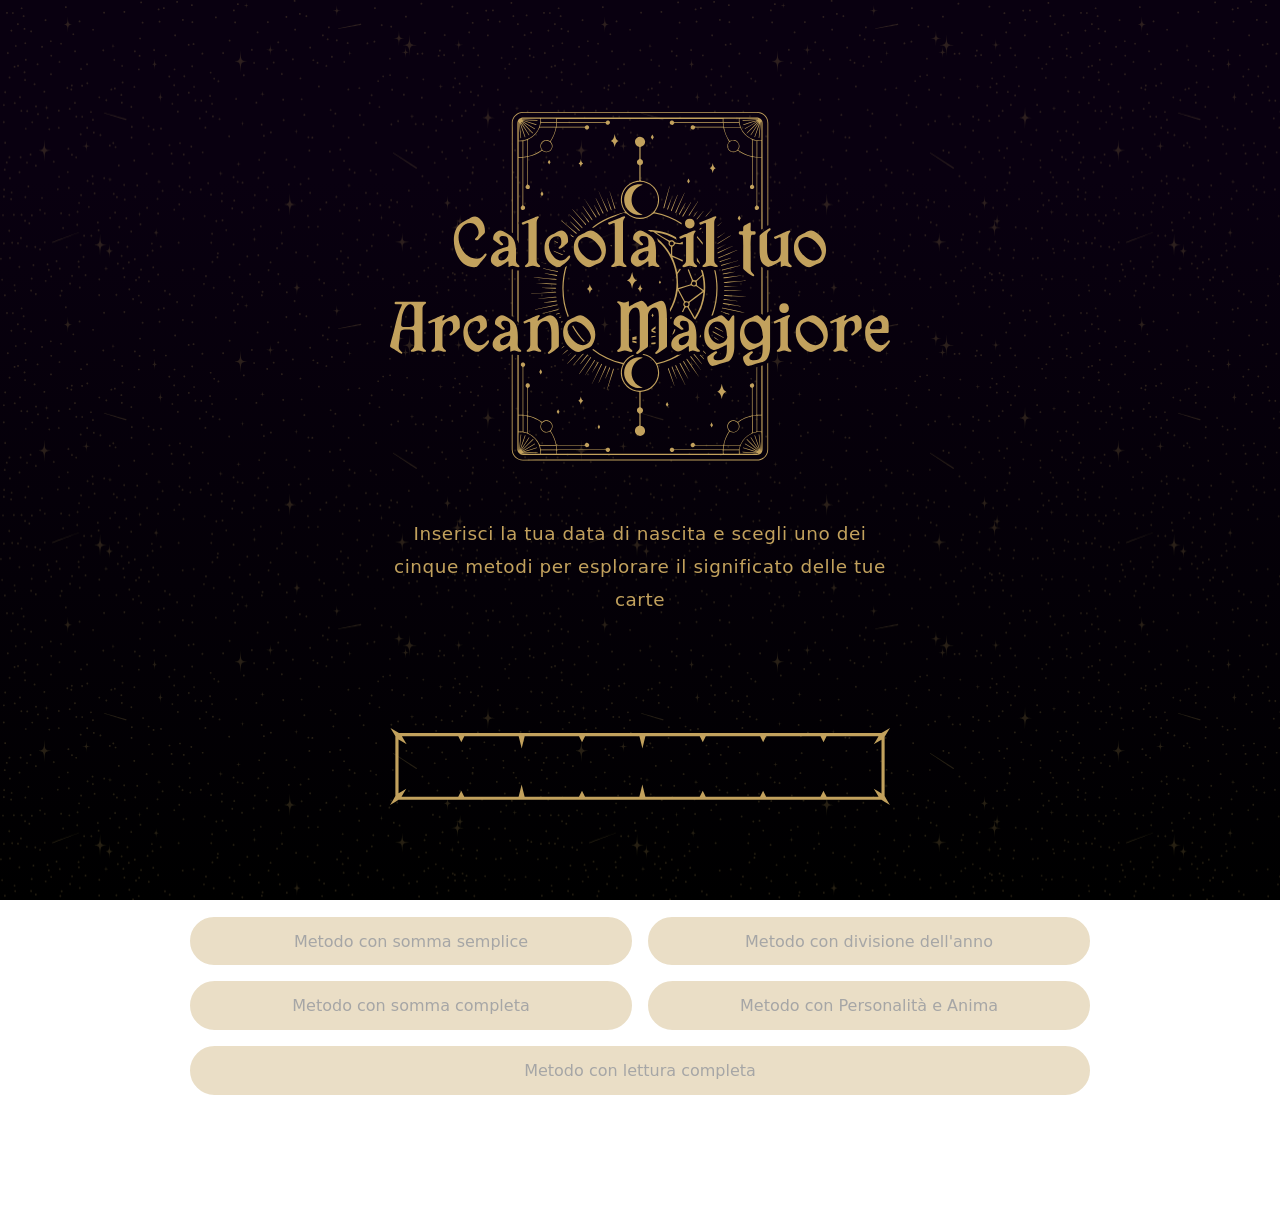
<file: tarology-lab.html>
<!DOCTYPE html>
<html lang="it">
<head>
	<meta charset="UTF-8">
	<meta
		name="viewport"
		content="width=device-width, initial-scale=1.0"
	>
	<meta
		name="description"
		content="Calcola il tuo Arcano Maggiore attraverso la tua data di nascita."
	>
	<title>Tarocchi — Arcano Maggiore</title>
	<link rel="stylesheet" href="res/tarots/style.css">
</head>
<body>
	<div class="stars-background svg-host" data-svg="res/tarots/stars.svg" aria-hidden="true"></div>

	<main class="page">
		<section class="hero">
			<div class="title-image svg-host" data-svg="res/tarots/title.svg" aria-label="Tarocchi"></div>
			<p class="hero-subtitle">Inserisci la tua data di nascita e scegli uno dei cinque metodi per esplorare il significato delle tue carte</p>
		</section>
		<section class="calculator">
			<div class="date-container">
				<label
					for="birth-date"
					class="visually-hidden"
				>
					Data di nascita
				</label>
				<div class="date-input-wrapper">
					<input
						id="birth-date"
						class="date-input"
						type="text"
						inputmode="numeric"
						autocomplete="bday"
						maxlength="8"
						aria-label="Data di nascita"
					>
					<div class="date-digits" aria-hidden="true">
						<span class="date-digit"></span>
						<span class="date-digit"></span>
						<span class="date-digit"></span>
						<span class="date-digit"></span>
						<span class="date-digit"></span>
						<span class="date-digit"></span>
						<span class="date-digit"></span>
						<span class="date-digit"></span>
					</div>
					<div class="date-decoration svg-host" data-svg="res/tarots/date.svg" aria-hidden="true"></div>
				</div>
				<p
					id="date-error"
					class="date-error"
					aria-live="polite"
				></p>
			</div>
			<div
				class="methods"
				aria-label="Metodi di calcolo"
			>
				<button
					type="button"
					class="method-button"
					data-method="simple"
				>
					Metodo con somma semplice
				</button>
				<button
					type="button"
					class="method-button"
					data-method="split"
				>
					Metodo con divisione dell'anno
				</button>
				<button
					type="button"
					class="method-button"
					data-method="full"
				>
					Metodo con somma completa
				</button>
				<button
					type="button"
					class="method-button"
					data-method="soul"
				>
					Metodo con Personalità e Anima
				</button>
				<button
					type="button"
					class="method-button method-button-wide"
					data-method="complete"
				>
					Metodo con lettura completa
				</button>
			</div>
		</section>
	</main>
	<div
		id="arcana-modal"
		class="modal"
		data-view="card"
		aria-hidden="true"
		role="dialog"
		aria-modal="true"
		aria-labelledby="arcana-title"
	>
		<div class="modal-overlay"></div>
		<div class="modal-content">
			<button
				id="modal-info"
				class="modal-info"
				type="button"
				aria-label="Mostra le informazioni sul metodo di calcolo"
				aria-controls="method-info-view"
				aria-expanded="false"
			>
				🛈︎
			</button>
			<button
				id="modal-close"
				class="modal-close"
				type="button"
				aria-label="Chiudi"
			>
				✖
			</button>
			<div class="arcana-header">
				<h1 id="arcana-title">
					Arcano Maggiore
				</h1>
				<h2 id="arcana-name"></h2>
			</div>

			<div class="view view-card arcana-body">
				<div class="arcana-image-container">
					<div id="arcana-image" class="arcana-image svg-host" aria-hidden="true"></div>
				</div>
				<div class="arcana-description">
					<p id="arcana-text"></p>
				</div>
			</div>

			<div id="reading-grid" class="view view-reading"></div>

			<section
				id="method-info-view"
				class="view view-info method-info-view"
				aria-labelledby="method-info-title"
			>
				<button
					id="method-info-back"
					class="modal-close"
					type="button"
					aria-label="Torna al risultato"
				>
					✖
				</button>
				<div class="method-info-content">
					<h2 id="method-info-title"></h2>
					<p id="method-info-text"></p>
				</div>
			</section>
		</div>
	</div>
	<script src="res/tarots/arcana-data.js"></script>
	<script src="res/tarots/script.js"></script>
</body>
</html>
</file>
<file: res/miaodoku/style.css>
* {
	box-sizing: border-box;
}
:root {
	--background: #151515;
	--text: #eaeaea;
	--red: #c40000;
	--nextA: #00c00a;
	--nextD: #808080;
	--title: #998080;
	--popup-overlay: rgba(0, 0, 0, 0.7);
	--shadow: 128, 128, 128;
}
body.light {
	--background: #eaeaea;
	--text: #151515;
	--popup-overlay: rgba(255, 255, 255, 0.7);
}
body {
	margin: 0;
	min-height: 100vh;
	display: flex;
	justify-content: center;
	align-items: center;
	background: var(--background);
	color: var(--text);
	transition: background .25s ease, color .25s ease;
	font-family: system-ui, -apple-system, BlinkMacSystemFont, "Segoe UI", sans-serif;
}
#loadingScreen {
	position: fixed;
	inset: 0;
	background: var(--background);
	z-index: 99999;
	display: flex;
	flex-direction: column;
	align-items: center;
	justify-content: center;
	gap: 25px;
}
#loadingScreen img {
	width: 300px;
	max-width: 70vw;
}
.loading-bar {
	position: relative;
	width: 300px;
	height: 30px;
	border-radius: 20px;
	overflow: hidden;
	background: var(--background);
	border: 2px solid var(--text);
}
.loading-progress {
	position: absolute;
	left: 0;
	top: 0;
	width: 0%;
	height: 100%;
	background: var(--nextA);
	transition: none;
}
.loading-text {
	position: absolute;
	inset: 0;
	display: flex;
	align-items: center;
	justify-content: center;
	font-size: 12px;
	font-weight: 700;
	color: transparent;
	pointer-events: none;
	z-index: 2;
	background-image: linear-gradient(to right, var(--background) 0%, var(--background) 0%, var(--text) 0%, var(--text) 100%);
	background-clip: text;
	-webkit-background-clip: text;
}
#game {
	width: min(92vw, 680px);
	text-align: center;
}
h1 {
	margin: 0 0 24px;
	font-size: 36px;
	line-height: 1;
	font-weight: 700;
	letter-spacing: -1.5px;
}
#stats {
	display: flex;
	justify-content: center;
	gap: 36px;
	margin-bottom: 18px;
}
.stat {
	min-width: 65px;
}
.value {
	font-size: 21px;
	font-weight: 650;
	line-height: 1.1;
}
.label {
	margin-top: 4px;
	color: var(--text);
	font-size: 11px;
}
#controls {
	display: flex;
	justify-content: center;
	gap: 40px;
	margin-bottom: 18px;
}
#gameControls {
	display: flex;
	justify-content: center;
	gap: 40px;
	margin-top: 18px;
}
.control-button {
	border: 0;
	background: var(--background);
	color: var(--text);
	width: 42px;
	height: 42px;
	border-radius: 50%;
	display: flex;
	justify-content: center;
	align-items: center;
	font-size: 21px;
	font-weight: 700;
	cursor: pointer;
	box-shadow: 0 3px 10px rgba(var(--shadow), 0.75);
	transition: transform .12s ease, background .12s ease;
	-webkit-tap-highlight-color: transparent;
}
.control-button:hover {
	background: var(--text);
	color: var(--background);
	transform: scale(1.06);
}
.control-button:active {
	transform: scale(.94);
}
.cat-icon {
	width: 24px;
	height: 24px;
	fill: none;
	stroke: var(--text);
	stroke-width: 2;
	stroke-linecap: round;
	stroke-linejoin: round;
}
#skinButton:hover .cat-icon {
	stroke: var(--background);
}
.bulb {
	width: 24px;
	height: 24px;
	fill: none;
	stroke: var(--text);
	stroke-width: 2;
	stroke-linecap: round;
	stroke-linejoin: round;
}
#helpButton:hover .bulb {
	stroke: var(--background);
}
#board {
	width: min(88vw, 620px);
	aspect-ratio: 1;
	margin: 0 auto;
	display: grid;
	gap: 4px;
	background: transparent;
	border: none;
	contain: layout;
}
.cell {
	position: relative;
	display: flex;
	justify-content: center;
	align-items: center;
	border: 0;
	border-radius: 5%;
	cursor: pointer;
	user-select: none;
	-webkit-tap-highlight-color: transparent;
	margin: 2px;
	overflow: hidden;
	transition: transform .12s ease, filter .12s ease;
}
.cell:hover {
	transform: scale(1.035);
	filter: brightness(.96);
	z-index: 10;
}
.cell.x::after {
	content: "";
	display: block;
	width: 75%;
	height: 75%;
	background: url("X.png") center / contain no-repeat;
}
.cat {
	position: relative;
	z-index: 2;
	display: flex;
	justify-content: center;
	align-items: center;
	width: 90%;
	height: 90%;
}
.cat-png {
	position: absolute;
	width: 100%;
	height: 100%;
	object-fit: contain;
	display: block;
}
.cat-fur {
	z-index: 1;
}
.cat-normal, .cat-angry, .cat-escape {
	z-index: 2;
}
.cat-angry {
	display: none;
}
.cat-escape {
	display: none;
}
.cat.stays-fighting .cat-normal {
	display: none;
}
.cat.stays-fighting .cat-angry {
	display: block;
}
.cat.running-away .cat-normal, .cat.running-away .cat-angry {
	display: none;
}
.cat.running-away .cat-escape {
	display: block;
}
.cat.stays-fighting {
	animation: stayingFight .65s ease-in-out;
}
@keyframes stayingFight {
	0% {
		transform: translateX(0) rotate(0);
	}
	15% {
		transform: translateX(-5px) rotate(-8deg);
	}
	30% {
		transform: translateX(5px) rotate(8deg);
	}
	45% {
		transform: translateX(-5px) rotate(-7deg);
	}
	60% {
		transform: translateX(4px) rotate(6deg);
	}
	80% {
		transform: translateX(0) rotate(0);
	}
	100% {
		transform: translateX(0) rotate(0);
	}
}
.cat.running-away {
	animation: catEscapeSimple .75s ease-in forwards;
}
.cat.running-away .cat-png {
	animation: catEscapeSimple .75s ease-in forwards;
}
@keyframes catEscapeSimple {
	0% {
		opacity: 1;
		transform: scale(1);
	}
	60% {
		opacity: .5;
		transform: scale(.85);
	}
	100% {
		opacity: 0;
		transform: scale(.5);
	}
}
#message {
	position: fixed;
	left: 50%;
	bottom: auto;
	transform: translateX(-50%) translateY(20px) scale(.92);
	z-index: 1000;
	background: var(--red);
	color: white;
	border: 2px solid black;
	padding: 11px 20px;
	border-radius: 12px;
	box-shadow: 0 5px 18px rgba(var(--shadow), 0.5);
	font-size: 14px;
	font-weight: 700;
	white-space: nowrap;
	pointer-events: none;
	opacity: 0;
}
#message.show {
	animation: popupMessage 1.5s cubic-bezier(.2, .9, .3, 1) forwards;
}
@keyframes popupMessage {
	0% {
		opacity: 0;
		transform: translateX(-50%) translateY(20px) scale(.92);
	}
	12% {
		opacity: 1;
		transform: translateX(-50%) translateY(0) scale(1);
	}
	78% {
		opacity: 1;
		transform: translateX(-50%) translateY(0) scale(1);
	}
	100% {
		opacity: 0;
		transform: translateX(-50%) translateY(10px) scale(.96);
	}
}
.overlay {
	position: fixed;
	inset: 0;
	display: none;
	justify-content: center;
	align-items: center;
	padding: 20px;
	background: var(--popup-overlay);
}
.overlay.open {
	display: flex;
}
.popup {
	background: var(--background);
	color: var(--text);
	border-radius: 18px;
	box-shadow: 0 15px 50px rgba(var(--shadow), 0.5);
}
#infoPopup {
	position: relative;
	width: min(92vw, 650px);
	max-height: 85vh;
	overflow-y: auto;
	padding: 28px 26px;
	text-align: left;
}
#infoPopup p {
	margin: 0;
	font-size: 15px;
	line-height: 1.6;
}
#levelPopup {
	position: relative;
	width: min(88vw, 620px);
	aspect-ratio: 1;
	overflow: hidden;
	padding: 25px;
	text-align: center;
	display: flex;
	align-items: center;
	justify-content: center;
}
.level-image {
	position: relative;
	width: 100%;
	height: 100%;
	display: flex;
	align-items: center;
	justify-content: center;
}
.level-image img {
	width: 100%;
	max-height: 60vh;
	object-fit: contain;
	display: block;
}
#congratsPopup {
	position: relative;
	width: min(90vw, 520px);
	max-height: 80vh;
	overflow-y: auto;
	padding: 35px 25px;
	text-align: left;
	font-size: 16px;
	font-weight: 400;
}
#congratsPopup h2 {
	margin: 20px 0 15px;
	font-size: 28px;
	line-height: 1.2;
}
#congratsPopup p {
	margin: 0;
	font-size: 16px;
	line-height: 1.5;
}
.close-button {
	position: absolute;
	top: 12px;
	right: 12px;
	width: 36px;
	height: 36px;
	border: none;
	border-radius: 50%;
	background: var(--background);
	color: var(--text);
	box-shadow: 0 3px 10px rgba(var(--shadow), 0.75);
	font-size: 22px;
	line-height: 1;
	cursor: pointer;
	display: flex;
	align-items: center;
	justify-content: center;
	z-index: 2;
}
.close-button:hover {
	background: var(--text);
	color: var(--background);
}
#nextButton:not(.active) {
	background: var(--nextD);
	cursor: not-allowed;
}
#nextButton.active {
	background: var(--nextA);
	cursor: pointer;
}
#nextLevelButton {
	position: absolute;
	bottom: 25px;
	z-index: 2;
	padding: 12px 22px;
	background: var(--nextA);
	color: black;
	border: 0;
	border-radius: 20px;
	font-weight: 700;
}
#nextLevelButton:hover {
	color: white;
	cursor: pointer;
}
@media (max-width: 480px) {
	h1 {
		font-size: 32px;
		margin-bottom: 20px;
	}
	#stats {
		gap: 24px;
		margin-bottom: 14px;
	}
	#controls {
		margin-bottom: 14px;
	}
	#gameControls {
		margin-top: 14px;
	}
	#message {
		font-size: 13px;
		padding: 10px 17px;
	}
}
</file>
<file: res/tarots/style.css>
:root {
	--foreground: #C2A15D;
	--background: #000000;
	--galaxy: #090010;
	--lightgalaxy: #100010;
}
* {
	box-sizing: border-box;
	margin: 0;
	padding: 0;
}
html {
	scrollbar-color: var(--foreground) transparent;
}
html, body {
	min-height: 100%;
}
body {
	min-height: 100vh;
	background: linear-gradient(to bottom, var(--galaxy) 20%, var(--background) 100%);
	background-attachment: fixed;
	color: var(--foreground);
	font-family: system-ui;
	overflow-x: hidden;
	-webkit-user-select: none;
	-moz-user-select: none;
	-ms-user-select: none;
	user-select: none;
}
input, textarea {
	-webkit-user-select: text;
	-moz-user-select: text;
	-ms-user-select: text;
	user-select: text;
}
button, input {
	font: inherit;
	color: var(--foreground);
}
button {
	cursor: pointer;
}
img {
	display: block;
	max-width: 100%;
}
.svg-host, .svg-color {
	color: var(--foreground);
}
.svg-host > svg {
	display: block;
	width: 100%;
	height: auto;
}
.visually-hidden {
	position: absolute;
	width: 1px;
	height: 1px;
	padding: 0;
	margin: -1px;
	overflow: hidden;
	clip: rect(0, 0, 0, 0);
	white-space: nowrap;
	border: 0;
}
.stars-background {
	position: fixed;
	inset: 0;
	width: 100vw;
	height: 100vh;
	display: block;
	opacity: 0.2;
	pointer-events: none;
	z-index: 0;
}
body > *:not(.stars-background):not(.modal) {
	position: relative;
	z-index: 1;
}
.page {
	min-height: 100vh;
}
.hero {
	display: flex;
	flex-direction: column;
	align-items: center;
	justify-content: center;
	padding-top: 7rem;
}
.hero-subtitle {
	width: min(80vw, 500px);
	margin-top: 3.5rem;
	text-align: center;
	font-size: clamp(0.9rem, 1.5vw, 1.15rem);
	line-height: 1.8;
	font-weight: 400;
	letter-spacing: 0.03em;
	color: var(--foreground);
}
.title-image {
	height: auto;
}
.title-image, .date-container {
	width: min(80vw, 500px);
}
.calculator {
	width: 100%;
	display: flex;
	flex-direction: column;
	align-items: center;
	padding: 7rem 5vw 7rem;
}
.date-input-wrapper {
	position: relative;
	width: 100%;
	display: block;
	overflow: hidden;
}
.date-decoration {
	position: relative;
	z-index: 4;
	display: block;
	width: 100%;
	height: auto;
	max-width: none;
	pointer-events: none;
}
.date-input, .date-digit {
	font-size: clamp(1.5rem, 5vw, 3rem);
	font-weight: 600;
	line-height: 1;
	font-variant-numeric: tabular-nums;
}
.date-input {
	position: absolute;
	inset: 0;
	z-index: 6;
	width: 100%;
	height: 100%;
	padding: 0;
	border: 0;
	outline: 0;
	border-radius: 0;
	background: transparent;
	color: transparent;
	caret-color: transparent;
	text-align: left;
	cursor: text;
}
.date-input::placeholder {
	color: transparent;
	opacity: 0;
}
.date-input::selection {
	background: transparent;
	color: transparent;
}
.date-digits {
	position: absolute;
	inset: 0;
	z-index: 3;
	display: grid;
	grid-template-columns: repeat(8, minmax(0, 1fr));
	align-items: center;
	width: 100%;
	height: 100%;
	pointer-events: none;
}
.date-digit {
	display: flex;
	align-items: center;
	justify-content: center;
	min-width: 0;
	height: 100%;
	white-space: nowrap;
}
.date-digit.is-selected {
	background: color-mix(in srgb, var(--foreground) 25%, transparent);
}
.date-caret {
	position: absolute;
	z-index: 5;
	width: 2px;
	background: var(--foreground);
	pointer-events: none;
	animation: blink 1s step-end infinite;
}
@keyframes blink {
	50% {
		opacity: 0;
	}
}
.date-error {
	position: fixed;
	left: 50%;
	bottom: 8vh;
	transform: translateX(-50%) translateY(20px);
	min-height: 0;
	margin: 0;
	padding: .8rem 1.5rem;
	border-radius: 999px;
	background: var(--foreground);
	color: var(--background);
	text-align: center;
	font-size: .9rem;
	font-weight: 600;
	opacity: 0;
	pointer-events: none;
	transition: opacity 180ms ease, transform 180ms ease;
	z-index: 2000;
}
.date-error.is-visible {
	opacity: 1;
	transform: translateX(-50%) translateY(0);
}
.methods {
	width: min(90vw, 900px);
	display: grid !important;
	grid-template-columns: repeat(2, minmax(0, 1fr)) !important;
	gap: 1rem;
	margin-top: 7rem;
}
.method-button {
	width: 100%;
	min-width: 0;
	white-space: nowrap;
	padding: .8rem 1.5rem;
	border: 2px solid var(--foreground);
	border-radius: 999px;
	background: var(--foreground);
	color: var(--background);
	transition: opacity 180ms ease;
}
.method-button-wide {
	grid-column: 1 / -1;
}
.method-button:disabled {
	opacity: .35;
	cursor: not-allowed;
}
.modal {
	position: fixed;
	inset: 0;
	z-index: 1000;
	display: flex;
	align-items: center;
	justify-content: center;
	padding: 5vh 5vw;
	visibility: hidden;
	opacity: 0;
	transition: opacity 180ms ease, visibility 180ms ease;
}
.modal.is-open {
	visibility: visible;
	opacity: 1;
}
.modal-overlay {
	position: absolute;
	inset: 0;
	background: var(--background);
	opacity: .94;
}
.modal-content {
	position: relative;
	z-index: 1;
	display: flex;
	flex-direction: column;
	height: 75vh;
	height: 75svh;
	width: 75vw;
	width: 75svw;
	padding: clamp(1.5rem, 4vw, 4rem);
	overflow: hidden;
	background: linear-gradient(to bottom, var(--lightgalaxy) 0%, var(--background) 100%);
	box-shadow: 0 0 28px color-mix(in srgb, var(--foreground) 65%, transparent), 0 0 70px color-mix(in srgb, var(--foreground) 25%, transparent);
	border-radius: 24px;
	container-type: size;
	--bar-space: clamp(1rem, 2vw, 1.5rem);
	--mp: clamp(1.5rem, 4vw, 4rem);
}
.modal-content > * {
	position: relative;
	z-index: 1;
}
.modal-content::before, .method-info-view::before {
	content: "";
	position: absolute;
	inset: 0;
	background: var(--foreground);
	opacity: .2;
	mask-image: url("stars.svg");
	mask-repeat: repeat;
	mask-position: left top;
	mask-size: 537px 300px;
	-webkit-mask-image: url("stars.svg");
	-webkit-mask-repeat: repeat;
	-webkit-mask-position: left top;
	-webkit-mask-size: 537px 300px;
	pointer-events: none;
	z-index: 0;
}
.modal-close, .modal-info {
	position: absolute;
	top: 1rem;
	z-index: 5;
	width: 2.5rem;
	height: 2.5rem;
	display: flex;
	align-items: center;
	justify-content: center;
	border: 2px solid var(--foreground);
	border-radius: 999px;
	background: var(--foreground);
	color: var(--background);
	font-size: 1.5rem;
	line-height: 1;
	font-weight: 600;
}
.modal-close {
	right: 1rem;
}
.modal-info {
	left: 1rem;
	display: none;
}
.arcana-header {
	flex: 0 0 auto;
	text-align: center;
	padding: 1rem 3rem 2rem;
}
#arcana-title, .method-info-content h2 {
	font-size: clamp(1.4rem, 3vw, 2.5rem);
	font-weight: 500;
}
#arcana-name {
	margin-top: .5rem;
	font-size: clamp(1.2rem, 2.5vw, 2rem);
	font-weight: 400;
}
#arcana-name:empty {
	display: none;
}
#arcana-text, #method-info-text {
	font-size: clamp(1rem, 1.5vw, 1.25rem);
	line-height: 1.7;
	white-space: pre-line;
	overflow-wrap: anywhere;
	word-break: normal;
}
.modal .view {
	display: none;
}
.modal[data-view="card"] .view-card {
	display: flex;
}
.modal[data-view="reading"] .view-reading {
	display: flex;
}
.modal[data-view="info"] .view-info {
	display: block;
}
.modal[data-view="info"] .arcana-header, .modal[data-view="info"] > .modal-content > #modal-close {
	display: none;
}
.modal.has-info:not([data-view="info"]) .modal-info {
	display: flex;
}
.arcana-body {
	min-height: 0;
	flex: 1 1 0;
	display: flex;
	flex-direction: row;
	align-items: center;
}
.arcana-image-container {
	order: 1;
	flex: 1 1 20%;
	min-width: 0;
	min-height: 0;
	height: 100%;
	display: flex;
	align-items: center;
	justify-content: center;
}
.arcana-image {
	width: min(30vw, 400px);
	max-width: 100%;
	max-height: 100%;
	height: auto;
	object-fit: contain;
}
.arcana-description {
	order: 2;
	flex: 1 1 50%;
	min-height: 0;
	min-width: 0;
	display: flex;
	align-items: flex-start;
	overflow: hidden;
	scrollbar-color: var(--foreground) transparent;
	scrollbar-width: thin;
}
.arcana-description::-webkit-scrollbar {
	width: 8px;
}
.arcana-description::-webkit-scrollbar-track {
	background: transparent;
}
.arcana-description::-webkit-scrollbar-thumb {
	background: var(--foreground);
	border-radius: 999px;
}
.modal.is-long-description .arcana-description {
	max-height: 100%;
	overflow-y: auto;
	overflow-x: hidden;
}
.method-info-view {
	position: absolute;
	inset: 0;
	z-index: 4;
	padding: clamp(1.5rem, 4vw, 4rem);
	overflow: hidden;
	background: linear-gradient(to bottom, var(--lightgalaxy) 0%, var(--background) 100%);
	scrollbar-color: var(--foreground) transparent;
	scrollbar-width: thin;
}
.method-info-content {
	display: flex;
	flex-direction: column;
	height: 100%;
}
.method-info-content h2 {
	text-align: left;
	padding: 1rem 3rem 2rem 0;
}
#method-info-text {
	overflow-y: auto;
}
.view-reading {
	flex: 1 1 0;
	min-height: 0;
	flex-direction: row;
	gap: clamp(0.5rem, 2vw, 2rem);
}
.reading-column {
	flex: 1 1 auto;
	min-width: 0;
	min-height: 0;
	display: flex;
	flex-direction: column;
	align-items: center;
	gap: 5%;
}
.reading-title {
	font-size: clamp(1.2rem, 2.5vw, 2rem);
	font-weight: 400;
	text-align: center;
	line-height: 1.2;
	overflow-wrap: anywhere;
}
.modal[data-reading="complete"] .reading-title {
	min-height: 2.5em;
	display: flex;
	align-items: center;
	font-size: clamp(0.65rem, 1.5vw, 1.3rem);
}
.reading-row {
	flex: 1 1 0;
	width: 100%;
	min-height: 0;
	display: flex;
	flex-direction: row;
	gap: clamp(0.25rem, 1vw, 1rem);
}
.view-reading, .reading-row {
	gap: calc(2 * var(--bar-space) + 2px);
}
.modal[data-reading="soul"] .reading-row {
	max-height: 40vh;
	max-height: 40svh;
	margin-block: auto;
}
.reading-card {
	flex: 1 1 0;
	min-width: 0;
	min-height: 0;
	display: flex;
	align-items: center;
	justify-content: center;
	padding: 0;
	border: 0;
	background: transparent;
	cursor: pointer;
}
.reading-column, .reading-card {
	position: relative;
}
.reading-card:focus-visible {
	outline: none;
}
.reading-card-image {
	display: flex;
	align-items: center;
	justify-content: center;
	width: 100%;
	height: 100%;
	min-width: 0;
	min-height: 0;
	transition: filter 180ms ease;
}
.reading-card-image svg {
	width: 100%;
	height: 100%;
}
.reading-card:hover .reading-card-image, .reading-card:focus-visible .reading-card-image {
	filter: drop-shadow(0 0 8px var(--foreground)) drop-shadow(0 0 30px color-mix(in srgb, var(--foreground) 70%, transparent));
}
.reading-card:not(:last-child)::after, .reading-column:not(:last-child) .reading-card:last-child::after {
	content: "";
	position: absolute;
	top: 50%;
	left: calc(100% + var(--bar-space));
	width: 2px;
	height: calc(50cqh + var(--mp));
	transform: translateY(-50%);
	background: var(--foreground);
	pointer-events: none;
}
.modal[data-reading="complete"] .reading-column:nth-child(3) .reading-card:not(:last-child)::after {
	opacity: 0.5;
}
@media (orientation: portrait) {
	.modal {
		padding: 4%;
	}
	.modal-content {
		width: 100%;
		height: 100%;
		padding: 4%;
	}
	.arcana-header {
		padding-top: 7%;
	}
	.arcana-body {
		flex-direction: column;
		gap: 4%;
	}
	.arcana-image-container {
		flex: 0 0 auto;
		width: auto;
		height: 40%;
	}
	.arcana-image {
		width: auto;
	}
	.arcana-description, .modal.is-long-description .arcana-description {
		flex: 1 1 auto;
		width: 100%;
		margin-top: 4%;
		overflow-y: auto;
		overflow-x: hidden;
		scrollbar-gutter: stable;
	}
	.modal .view-reading {
		flex-direction: column;
	}
	.modal .reading-card {
		max-height: 30vh;
		max-height: 30svh;
	}
	.modal[data-reading="soul"] .reading-row {
		max-height: 30svh;
		margin-block: 0;
	}
	.modal[data-reading="soul"] .reading-column {
		justify-content: center;
	}
	.modal .view-reading:has(.reading-column:nth-child(3)) {
		justify-content: flex-start;
		gap: 2.5rem;
		padding: 0.5rem 0.5rem 1rem;
		overflow-x: hidden;
		overflow-y: auto;
		scrollbar-color: var(--foreground) transparent;
		scrollbar-width: thin;
	}
	.modal .view-reading:has(.reading-column:nth-child(3)) .reading-column {
		flex: 0 0 auto !important;
		width: 100%;
		gap: 1rem;
	}
	.modal .view-reading:has(.reading-column:nth-child(3)) .reading-title {
		min-height: 0;
		font-size: clamp(1.2rem, 4vw, 1.6rem);
	}
	.modal .view-reading:has(.reading-column:nth-child(3)) .reading-row {
		flex: 0 0 auto;
		flex-direction: column;
		gap: 1.5rem;
	}
	.modal .view-reading:has(.reading-column:nth-child(3)), .modal .view-reading:has(.reading-column:nth-child(3)) .reading-row {
		gap: calc(2 * var(--bar-space) + 2px);
	}
	.modal .view-reading:has(.reading-column:nth-child(3)) .reading-card {
		flex: 0 0 auto;
		width: 100%;
		height: 30vh;
		height: 30svh;
		max-height: none;
	}
	.reading-card:not(:last-child)::after, .reading-column:not(:last-child)::after {
		content: "";
		position: absolute;
		left: 50%;
		top: calc(100% + var(--bar-space));
		width: calc(50cqw + var(--mp));
		height: 2px;
		transform: translateX(-50%);
		background: var(--foreground);
		pointer-events: none;
	}
	.reading-column:not(:last-child) .reading-card:last-child::after {
		content: none;
	}
}
@media (orientation: landscape) {
	.modal[data-view="reading"] .view-reading {
		display: grid;
		grid-template-columns: repeat(var(--total, 1), minmax(0, 1fr));
		grid-template-rows: minmax(0, 1fr);
	}
	.reading-column {
		grid-column: span var(--n, 1);
	}
	.reading-row {
		display: grid;
		grid-template-columns: repeat(var(--n, 1), minmax(0, 1fr));
	}
}
@media (orientation: landscape) and (max-width: 1280px) {
	.modal {
		padding: 4%;
	}
	.modal-content {
		width: 100%;
		height: 100%;
		padding: 4%;
	}
	.arcana-body {
		gap: 4%;
	}
	.arcana-image-container {
		flex: 0 0 auto;
		width: auto;
		height: 80%;
	}
	.arcana-description, .modal.is-long-description .arcana-description {
		flex: 1 1 auto;
		width: 100%;
		overflow-y: auto;
		overflow-x: hidden;
		scrollbar-gutter: stable;
	}
	.reading-column {
		flex: var(--n, 1) 1 calc((var(--n, 1) - 1) * (2 * var(--bar-space) + 2px));
	}
}
@media (orientation: portrait), (orientation: landscape) and (max-width: 1280px) {
	.modal-content {
		--mp: calc(100cqw * 4 / 92);
	}
}
@media (max-width: 767px) {
	.calculator {
		padding: 0;
	}
	.methods {
		width: 80%;
	}
	.method-button {
		padding: 5%;
		line-height: 115%;
		white-space: normal;
	}
	.method-button-wide {
		grid-column: 1;
	}
}
@media (max-width: 767px) and (orientation: portrait) {
	.hero {
		padding-block: 20%;
	}
	.hero-subtitle {
		margin-top: 10%;
		width: 80%;
	}
	.title-image, .date-container {
		width: 80%;
	}
	.methods {
		margin-block: 20%;
	}
	.method-button {
		height: 4rem;
		display: flex;
		align-items: center;
		justify-content: center;
		text-align: center;
		font-size: 90%;
	}
	.method-button-wide {
		width: 210%;
	}
	.method-info-view {
		padding-top: 15%;
	}
	.modal-content {
		padding: 7%;
		--mp: calc(100cqw * 7 / 86);
	}
	.arcana-body {
		gap: 2%;
	}
	.arcana-description, .modal.is-long-description .arcana-description {
		margin-top: 6%;
	}
}
@media (max-width: 767px) and (orientation: landscape) {
	.hero {
		padding-block: 8%;
	}
	.hero-subtitle {
		margin-top: 4%;
		width: 60%;
	}
	.title-image, .date-container {
		width: 60%;
	}
	.methods {
		margin-block: 8%;
	}
	.method-button {
		font-size: 95%;
	}
	.method-button-wide {
		width: 205%;
	}
	.method-info-view {
		padding-top: 5%;
	}
	.arcana-header {
		padding: 0 0 2%;
	}
	.reading-column {
		flex: var(--n, 1) 1 calc((var(--n, 1) - 1) * (2 * var(--bar-space) + 2px));
	}
}
@media (prefers-reduced-motion: reduce) {
	*, *::before, *::after {
		transition: none !important;
	}
}
</file>
